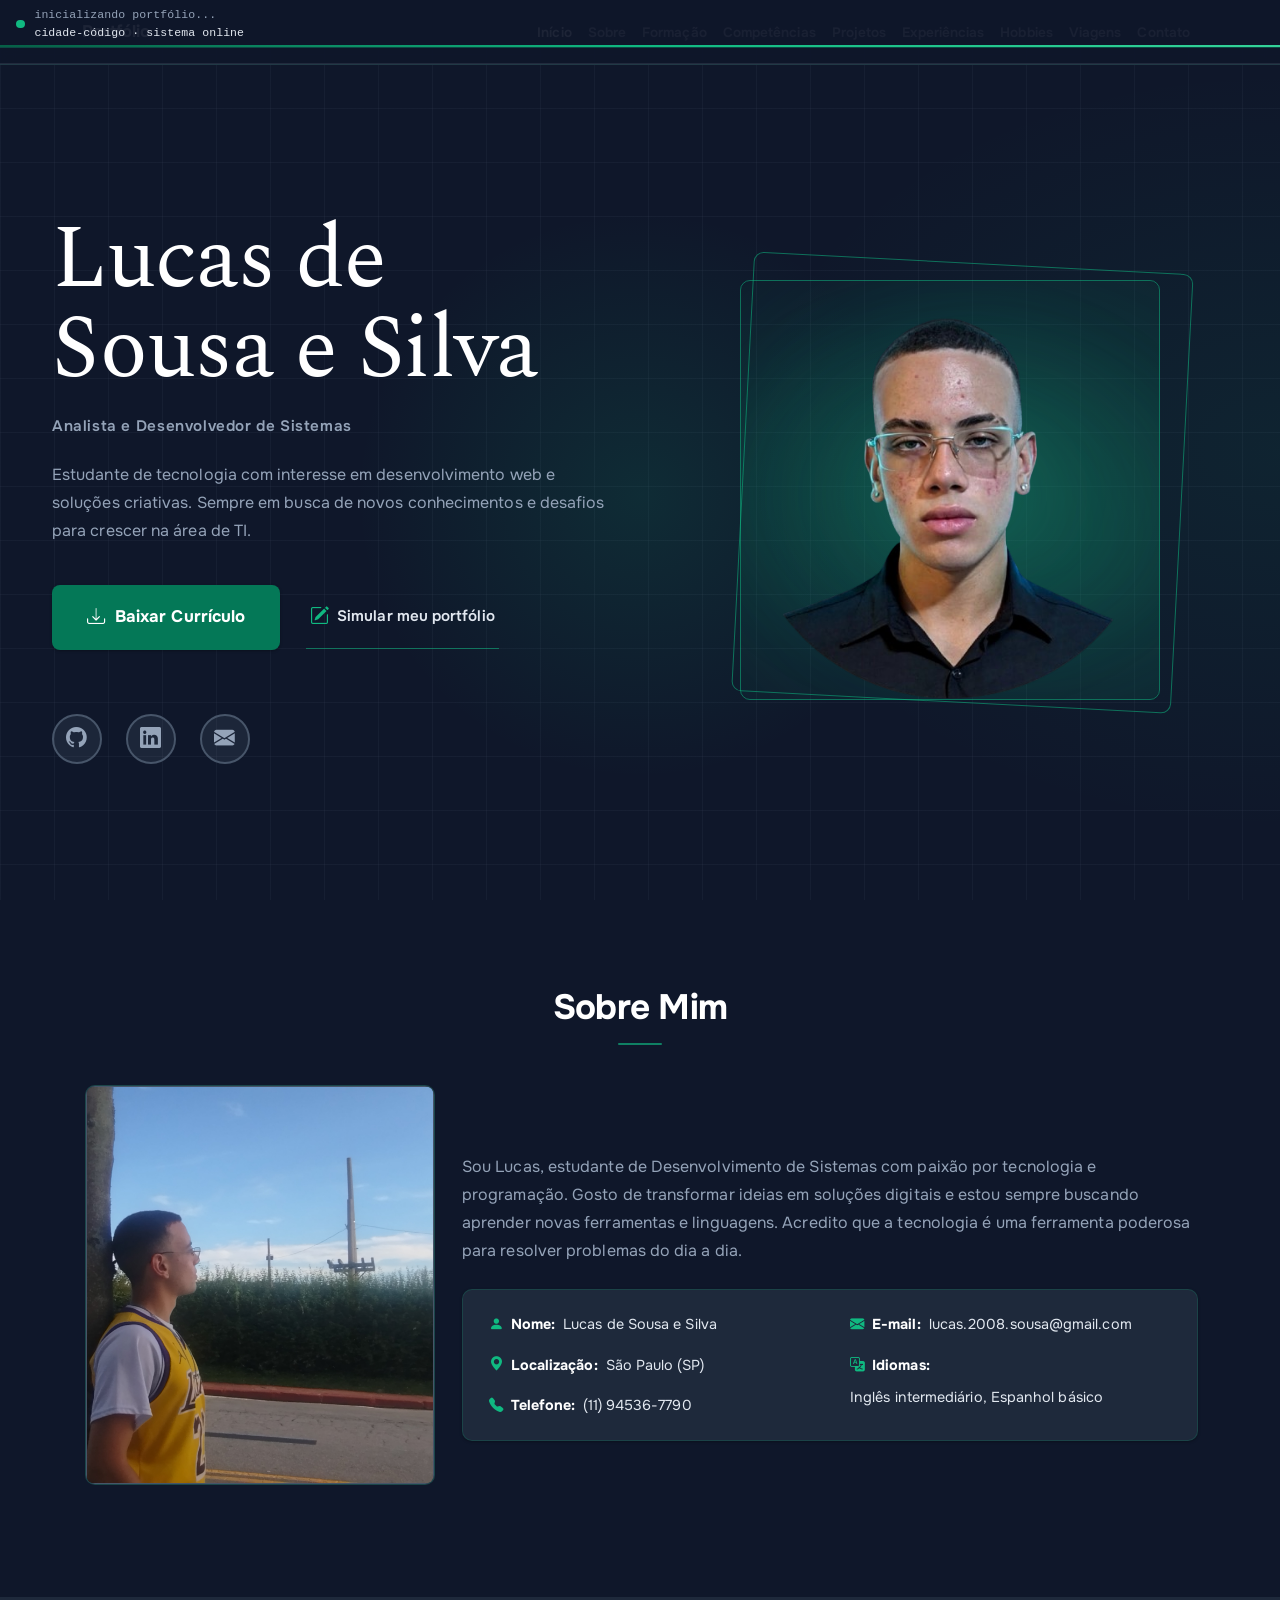
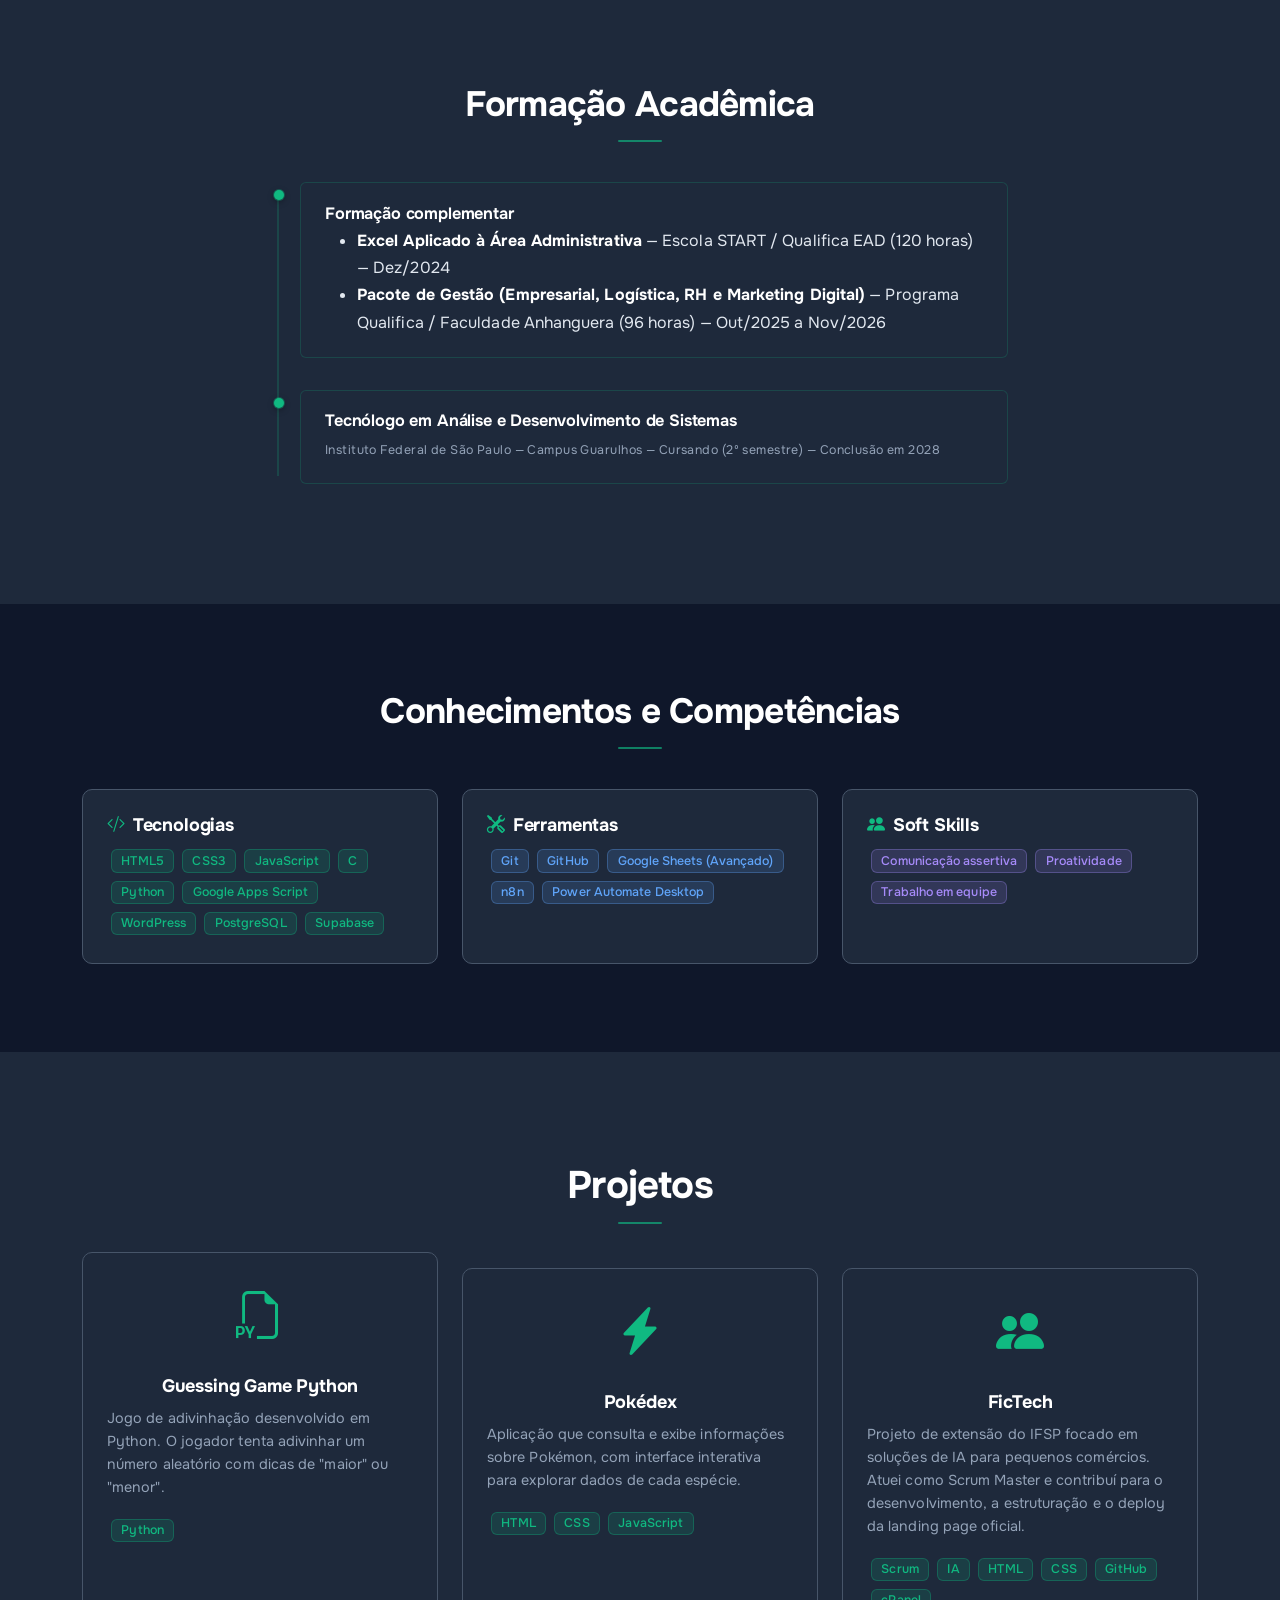
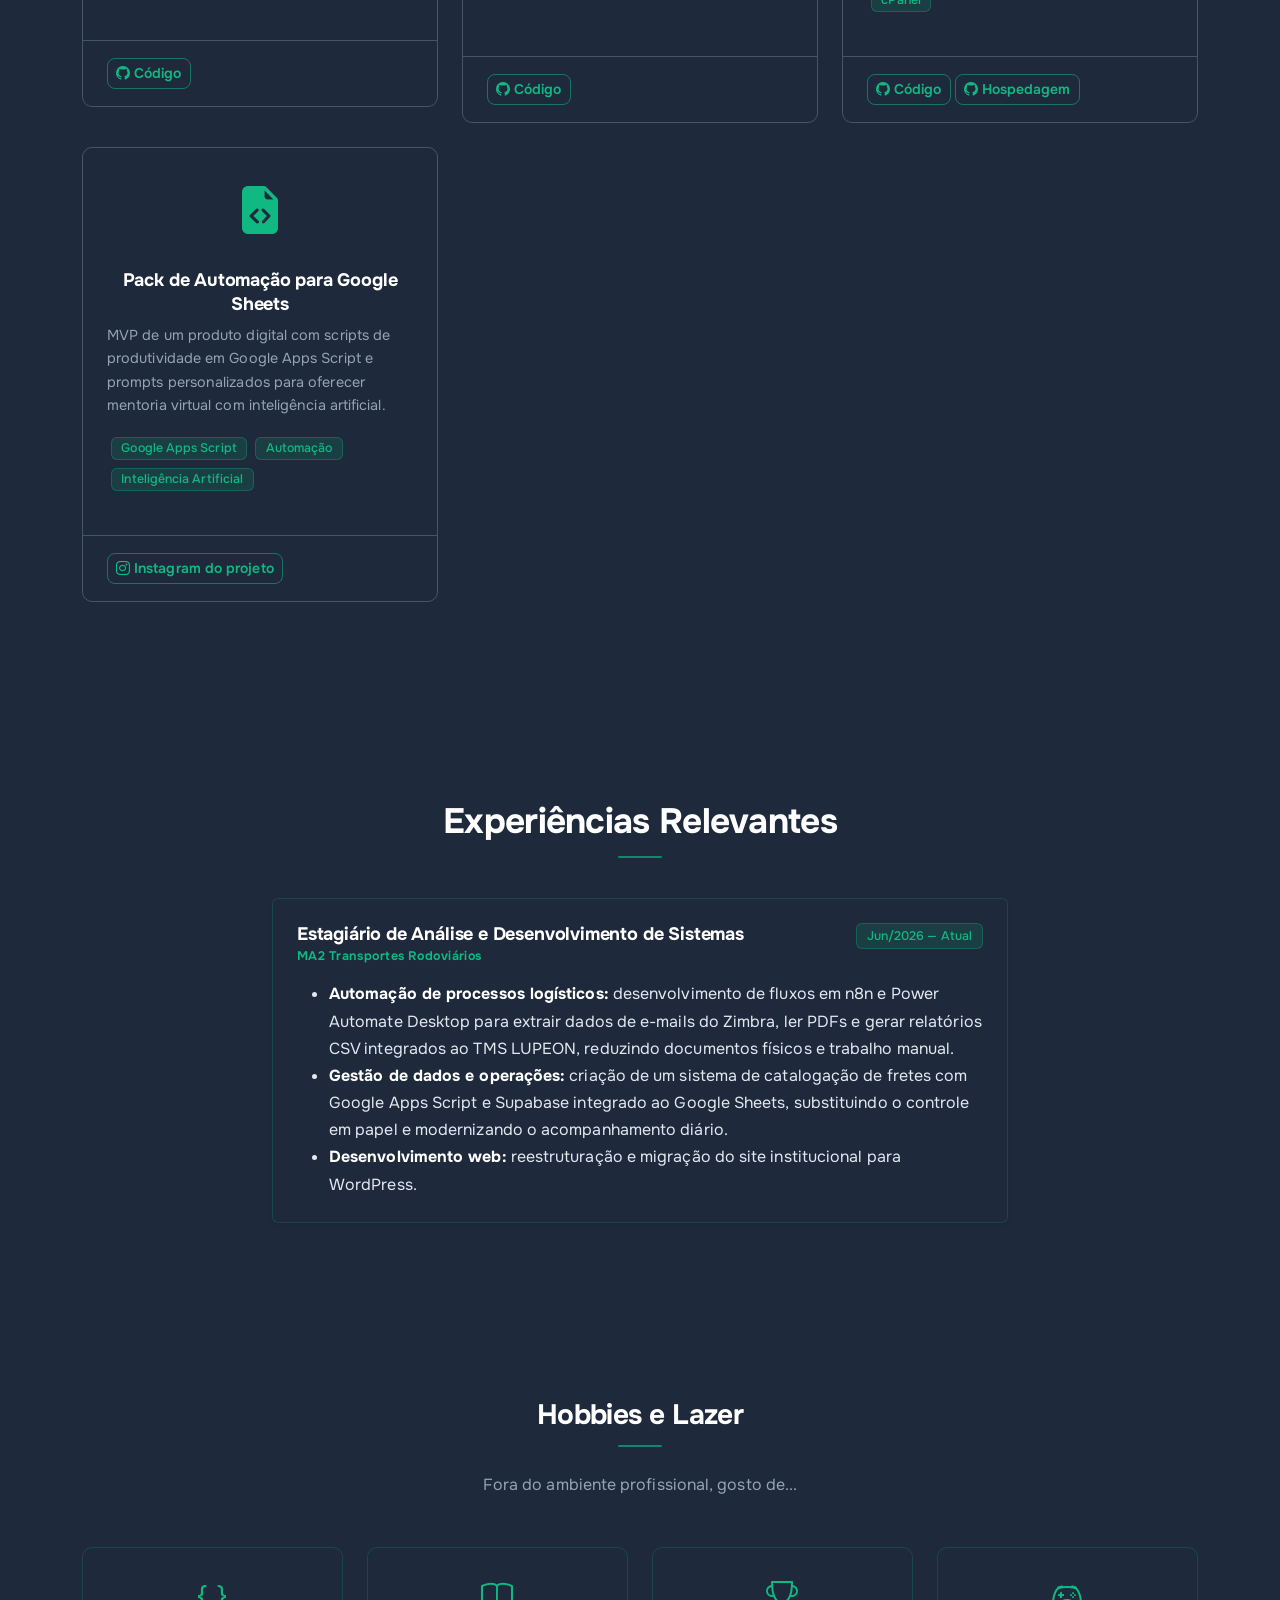
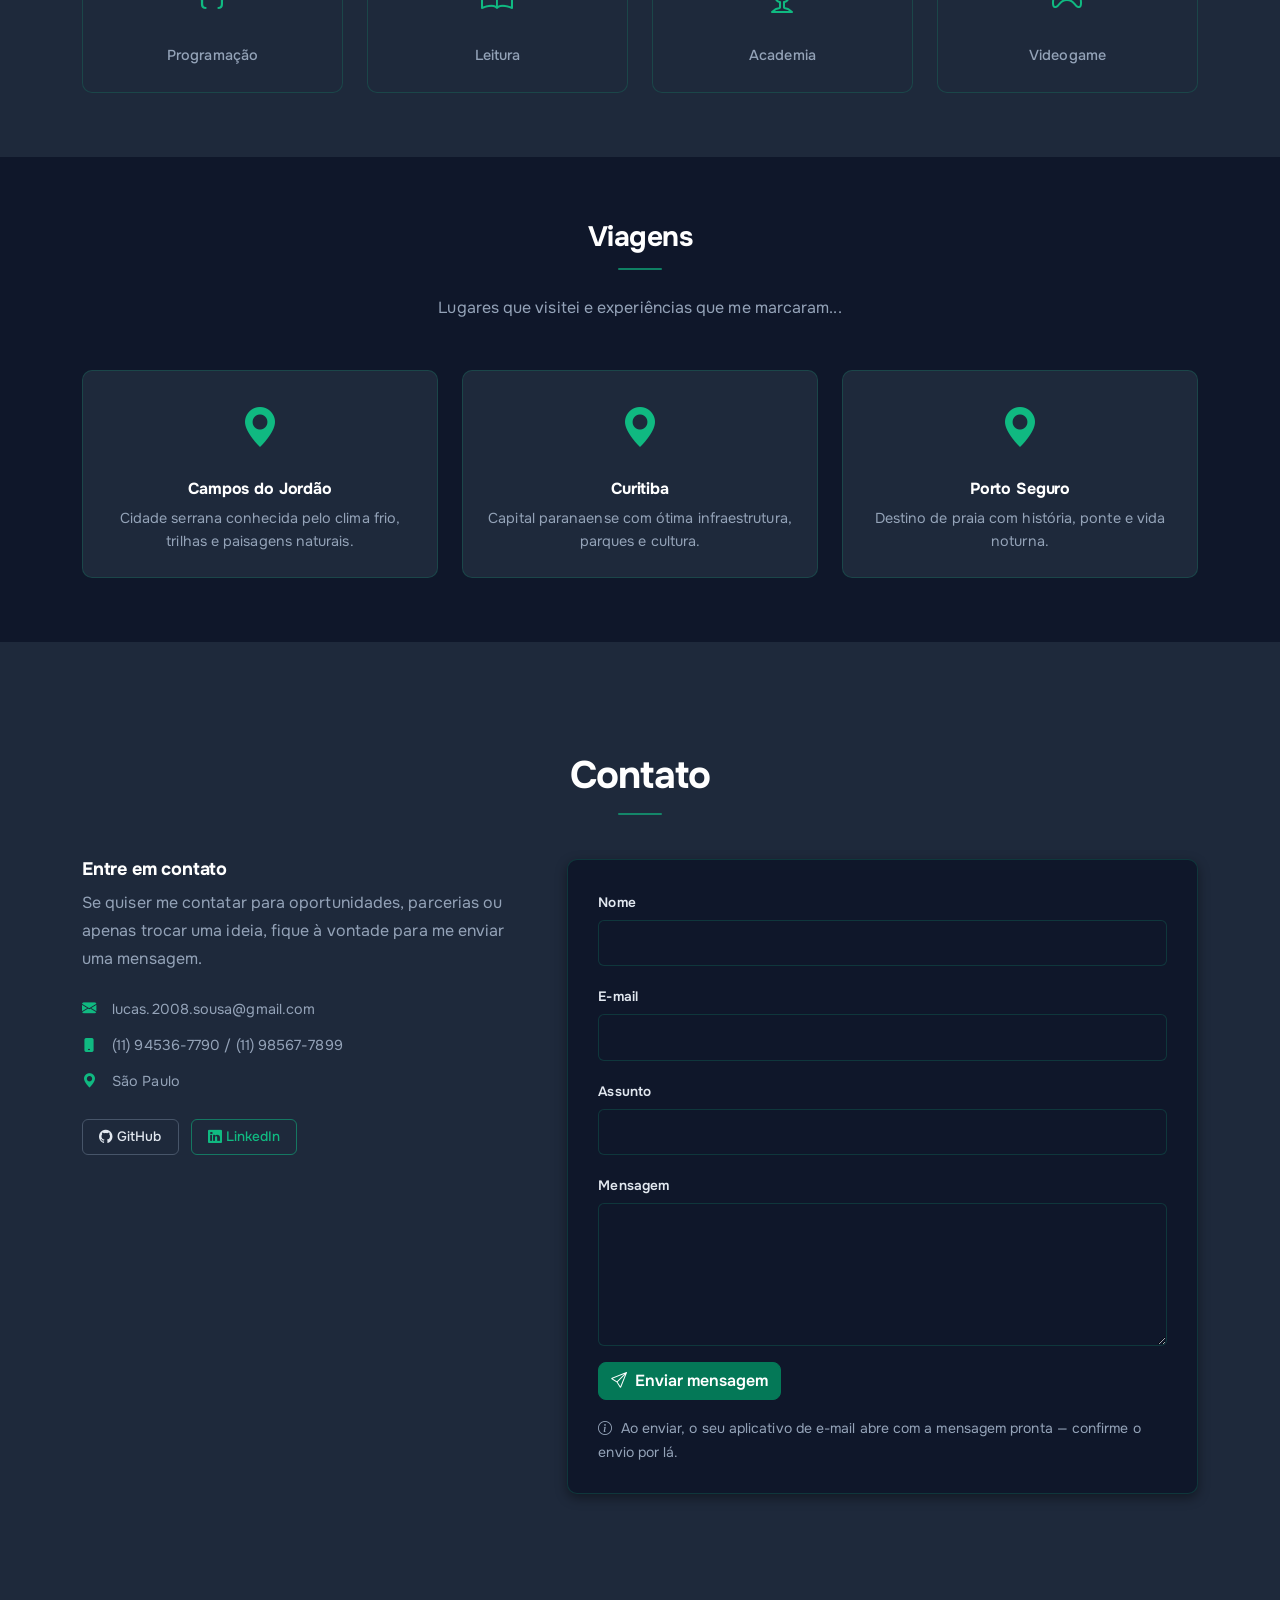
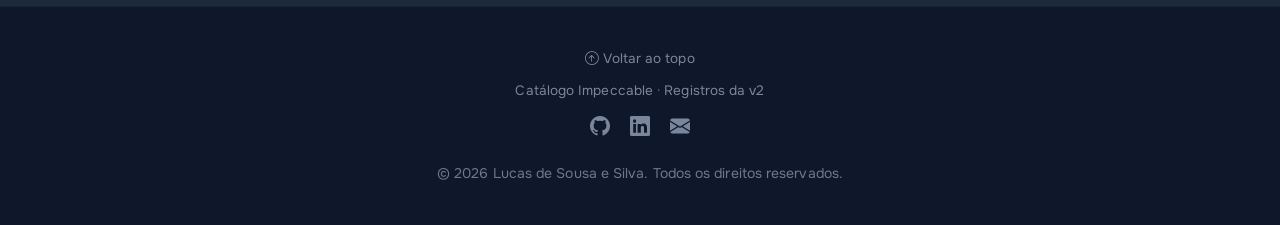
<file: index.html>
<!DOCTYPE html>
<html lang="pt-BR">
<head>
    <meta charset="UTF-8">
    <meta name="viewport" content="width=device-width, initial-scale=1.0">
    <meta name="description" content="Portfólio pessoal de Lucas de Sousa e Silva — Analista e Desenvolvedor de Sistemas. Projetos, formação, experiências e contato.">
    <title>Portfólio Pessoal — Lucas de Sousa e Silva</title>
    <link rel="icon" href="data:image/svg+xml,<svg xmlns='http://www.w3.org/2000/svg' viewBox='0 0 100 100'><text y='.9em' font-size='90'>&#128187;</text></svg>">
    <link rel="preconnect" href="https://fonts.googleapis.com">
    <link rel="preconnect" href="https://fonts.gstatic.com" crossorigin>
    <link href="https://fonts.googleapis.com/css2?family=Onest:wght@400..900&family=Spectral:ital,wght@0,400;1,400&display=swap" rel="stylesheet">
    <link href="https://cdn.jsdelivr.net/npm/bootstrap@5.3.2/dist/css/bootstrap.min.css" rel="stylesheet">
    <link href="https://cdn.jsdelivr.net/npm/bootstrap-icons@1.11.1/font/bootstrap-icons.css" rel="stylesheet">
    <link rel="stylesheet" href="css/style.css">
    <link rel="stylesheet" href="css/overdrive.css">
</head>
<body>

    <div id="odBoot" class="od-boot" role="presentation" aria-hidden="true">
        <div class="od-boot__inner">
            <span class="od-boot__dot" aria-hidden="true"></span>
            <div class="od-boot__body" id="odBootBody"></div>
        </div>
        <div class="od-boot__bar" aria-hidden="true"><span id="odBootBar"></span></div>
    </div>

    <a href="#main-content" class="skip-link">Pular para o conteúdo principal</a>

    <div id="demoModeFlag" class="demo-mode-flag d-none" role="note">
        <i class="bi bi-info-circle" aria-hidden="true"></i>
        <div class="demo-mode-flag-text">
            <strong>Modo demonstração</strong>
            <span>Você está vendo a versão com os seus dados, salva só neste navegador. O portfólio do Lucas continua publicado para os demais visitantes.</span>
        </div>
        <button type="button" class="demo-mode-flag-action" id="demoModeRestore">Ver original</button>
    </div>

    <div class="od-telemetry d-none d-lg-flex" id="odTelemetry" role="presentation" aria-hidden="true">
        <span class="od-telemetry__dot" aria-hidden="true"></span>
        <span id="odTelemetryText">Início · 0%</span>
    </div>

    <nav class="navbar navbar-expand-lg fixed-top" id="navbar" aria-label="Menu de navegação principal">
        <div class="od-progress" aria-hidden="true"><span id="odProgressBar"></span></div>
        <div class="container">
            <a class="navbar-brand" href="#home">Portfólio</a>
            <button class="navbar-toggler" type="button" data-bs-toggle="collapse" data-bs-target="#navMenu" aria-controls="navMenu" aria-expanded="false" aria-label="Abrir menu de navegação">
                <span class="navbar-toggler-icon"></span>
            </button>
            <div class="collapse navbar-collapse" id="navMenu">
                <ul class="navbar-nav ms-auto" role="list">
                    <li class="nav-item"><a class="nav-link" href="#home">Início</a></li>
                    <li class="nav-item"><a class="nav-link" href="#sobre">Sobre</a></li>
                    <li class="nav-item"><a class="nav-link" href="#formacao">Formação</a></li>
                    <li class="nav-item"><a class="nav-link" href="#competencias">Competências</a></li>
                    <li class="nav-item"><a class="nav-link" href="#projetos">Projetos</a></li>
                    <li class="nav-item"><a class="nav-link" href="#experiencias">Experiências</a></li>
                    <li class="nav-item"><a class="nav-link" href="#hobbies">Hobbies</a></li>
                    <li class="nav-item"><a class="nav-link" href="#viagens">Viagens</a></li>
                    <li class="nav-item"><a class="nav-link" href="#contato">Contato</a></li>
                </ul>
            </div>
        </div>
    </nav>

    <main id="main-content">

        <!-- HERO -->
        <section id="home" class="hero-section" aria-labelledby="home-title">
            <div class="container">
                <div class="hero-container" id="heroPlaceholder">
                    <!-- Coluna Esquerda: Conteúdo -->
                    <div class="hero-content">
                        <h1 id="home-title" class="hero-title">Lucas de Sousa e Silva</h1>
                        <p class="hero-subtitle">Analista e Desenvolvedor de Sistemas</p>
                        <p class="hero-description">
                            Estudante de tecnologia com interesse em desenvolvimento web e soluções criativas.
                            Sempre em busca de novos conhecimentos e desafios para crescer na área de TI.
                        </p>
                        
                        <!-- Botões CTA -->
                        <div class="hero-buttons">
                            <a href="assets/curriculo-lucas.pdf" download class="btn-primary-cta">
                                <i class="bi bi-download" aria-hidden="true"></i> Baixar Currículo
                            </a>
                            <a href="interatividade.html" class="btn-secondary-cta">
                                <i class="bi bi-pencil-square" aria-hidden="true"></i> Simular meu portfólio
                            </a>
                        </div>
                        
                        <!-- Links de Redes Sociais -->
                        <div class="hero-social">
                            <a href="https://github.com/sousa2008" class="social-link" target="_blank" rel="noopener noreferrer" aria-label="GitHub">
                                <i class="bi bi-github" aria-hidden="true"></i>
                            </a>
                            <a href="https://www.linkedin.com/in/lucas-s-5baa96330/" class="social-link" target="_blank" rel="noopener noreferrer" aria-label="LinkedIn">
                                <i class="bi bi-linkedin" aria-hidden="true"></i>
                            </a>
                            <a href="mailto:lucas.2008.sousa@gmail.com" class="social-link" aria-label="Enviar e-mail">
                                <i class="bi bi-envelope-fill" aria-hidden="true"></i>
                            </a>
                        </div>
                    </div>
                    
                    <!-- Coluna Direita: Foto -->
                    <div class="hero-image">
                        <div class="img-placeholder foto-perfil-placeholder">
                            <img src="assets/nova-foto-sem-background.png" alt="Foto de perfil de Lucas de Sousa e Silva" class="foto-perfil" onerror="this.parentElement.classList.add('no-image')">
<span class="img-fallback">Sem imagem selecionada</span>
                        </div>
                        <div class="od-rip" aria-hidden="true"></div>
                    </div>
                </div>
            </div>
        <div class="od-hero-lamp" aria-hidden="true"></div>
    </section>

        <!-- SOBRE MIM -->
        <section id="sobre" class="section-padding section-dark" aria-labelledby="sobre-title">
            <div class="container">
                <h2 id="sobre-title" class="section-title text-center mx-auto d-block">Sobre Mim</h2>
                <div class="row align-items-center">
                    <div class="col-lg-4 text-center mb-4">
                        <div class="img-placeholder img-sobre-placeholder mx-auto">
                            <img src="assets/IMG_20251211_173609.jpg" alt="Foto pessoal de Lucas de Sousa e Silva" class="img-fluid rounded" id="sobreFoto" loading="lazy" decoding="async" onerror="this.parentElement.classList.add('no-image')">
                            <span class="img-fallback">Sem imagem selecionada</span>
                        </div>
                    </div>
                    <div class="col-lg-8">
                        <p id="sobreTexto">
                            Sou Lucas, estudante de Desenvolvimento de Sistemas com paixão por tecnologia e programação.
                            Gosto de transformar ideias em soluções digitais e estou sempre buscando aprender novas
                            ferramentas e linguagens. Acredito que a tecnologia é uma ferramenta poderosa para
                            resolver problemas do dia a dia.
                        </p>
                        <div class="about-data-panel mt-4">
                            <div class="row">
                                <div class="col-sm-6">
                                    <ul class="list-unstyled mb-0" id="sobreDados1">
                                        <li class="mb-3"><i class="bi bi-person-fill text-accent" aria-hidden="true"></i><strong>Nome:</strong> Lucas de Sousa e Silva</li>
                                        <li class="mb-3"><i class="bi bi-geo-alt-fill text-accent" aria-hidden="true"></i><strong>Localização:</strong> São Paulo (SP)</li>
                                        <li class="mb-0"><i class="bi bi-telephone-fill text-accent" aria-hidden="true"></i><strong>Telefone:</strong> (11) 94536-7790</li>
                                    </ul>
                                </div>
                                <div class="col-sm-6">
                                    <ul class="list-unstyled mb-0" id="sobreDados2">
                                        <li class="mb-3"><i class="bi bi-envelope-fill text-accent" aria-hidden="true"></i><strong>E-mail:</strong> lucas.2008.sousa@gmail.com</li>
                                        <li class="mb-0"><i class="bi bi-translate text-accent" aria-hidden="true"></i><strong>Idiomas:</strong> Inglês intermediário, Espanhol básico</li>
                                    </ul>
                                </div>
                            </div>
                        </div>
                    </div>
                </div>
            </div>
        </section>

        <!-- FORMAÇÃO -->
        <section id="formacao" class="section-padding section-light" aria-labelledby="formacao-title">
            <div class="container">
                <h2 id="formacao-title" class="section-title text-center mx-auto d-block">Formação Acadêmica</h2>
                <div class="row justify-content-center">
                    <div class="col-lg-8">
                        <div class="timeline" id="formacaoTimeline">
                            <div class="timeline-item">
                                <div class="timeline-dot"></div>
                                <div class="timeline-content">
                                    <h3>Formação complementar</h3>
                                    <ul class="mb-0">
                                        <li><strong>Excel Aplicado à Área Administrativa</strong> — Escola START / Qualifica EAD (120 horas) — Dez/2024</li>
                                        <li><strong>Pacote de Gestão (Empresarial, Logística, RH e Marketing Digital)</strong> — Programa Qualifica / Faculdade Anhanguera (96 horas) — Out/2025 a Nov/2026</li>
                                    </ul>
                                </div>
                            </div>
                            <div class="timeline-item">
                                <div class="timeline-dot"></div>
                                <div class="timeline-content">
                                    <h3>Tecnólogo em Análise e Desenvolvimento de Sistemas</h3>
                                    <span class="text-soft">Instituto Federal de São Paulo — Campus Guarulhos — Cursando (2º semestre) — Conclusão em 2028</span>
                                </div>
                            </div>
                        </div>
                    </div>
                </div>
            </div>
        </section>

        <!-- COMPETÊNCIAS -->
        <section id="competencias" class="section-padding section-dark" aria-labelledby="competencias-title">
            <div class="container">
                <h2 id="competencias-title" class="section-title text-center mx-auto d-block">Conhecimentos e Competências</h2>
                <div class="row g-4" id="competenciasCards">
                    <div class="col-md-6 col-lg-4">
                        <div class="card h-100">
                            <div class="card-body">
                                <h3 class="card-title"><i class="bi bi-code-slash me-2 text-accent" aria-hidden="true"></i>Tecnologias</h3>
                                <div class="skill-tags" id="tagLinguagens">
                                    <span class="badge badge-accent m-1">HTML5</span>
                                    <span class="badge badge-accent m-1">CSS3</span>
                                    <span class="badge badge-accent m-1">JavaScript</span>
                                    <span class="badge badge-accent m-1">C</span>
                                    <span class="badge badge-accent m-1">Python</span>
                                    <span class="badge badge-accent m-1">Google Apps Script</span>
                                    <span class="badge badge-accent m-1">WordPress</span>
                                    <span class="badge badge-accent m-1">PostgreSQL</span>
                                    <span class="badge badge-accent m-1">Supabase</span>
                                </div>
                            </div>
                        </div>
                    </div>
                    <div class="col-md-6 col-lg-4">
                        <div class="card h-100">
                            <div class="card-body">
                                <h3 class="card-title"><i class="bi bi-tools me-2 text-accent" aria-hidden="true"></i>Ferramentas</h3>
                                <div class="skill-tags" id="tagFerramentas">
                                    <span class="badge badge-info m-1">Git</span>
                                    <span class="badge badge-info m-1">GitHub</span>
                                    <span class="badge badge-info m-1">Google Sheets (Avançado)</span>
                                    <span class="badge badge-info m-1">n8n</span>
                                    <span class="badge badge-info m-1">Power Automate Desktop</span>
                                </div>
                            </div>
                        </div>
                    </div>
                    <div class="col-md-6 col-lg-4">
                        <div class="card h-100">
                            <div class="card-body">
                                <h3 class="card-title"><i class="bi bi-people-fill me-2 text-accent" aria-hidden="true"></i>Soft Skills</h3>
                                <div class="skill-tags" id="tagSoftSkills">
                                    <span class="badge badge-tertiary m-1">Comunicação assertiva</span>
                                    <span class="badge badge-tertiary m-1">Proatividade</span>
                                    <span class="badge badge-tertiary m-1">Trabalho em equipe</span>
                                </div>
                            </div>
                        </div>
                    </div>
                </div>
            </div>
        </section>

        <!-- PROJETOS -->
        <section id="projetos" class="section-padding section-light" aria-labelledby="projetos-title">
            <div class="container">
                <h2 id="projetos-title" class="section-title text-center mx-auto d-block">Projetos</h2>
                <div class="row g-4" id="projetosGrid">
                    <div class="col-md-6 col-lg-4">
                        <div class="card h-100 project-card">
                            <div class="card-body">
                                <div class="text-center mb-3">
                                    <i class="bi bi-filetype-py project-icon" aria-hidden="true"></i>
                                </div>
                                <h3 class="card-title text-center">Guessing Game Python</h3>
                                <p class="card-text">Jogo de adivinhação desenvolvido em Python. O jogador tenta adivinhar um número aleatório com dicas de "maior" ou "menor".</p>
                                <div class="skill-tags mb-3 text-center">
                                    <span class="badge badge-accent m-1">Python</span>
                                </div>
                            </div>
                            <div class="card-footer">
                                <a href="https://github.com/sousa2008/guessing-game-python" class="btn btn-sm btn-outline-primary" target="_blank" rel="noopener noreferrer"><i class="bi bi-github me-1" aria-hidden="true"></i>Código</a>
                            </div>
                        </div>
                    </div>
                    <div class="col-md-6 col-lg-4">
                        <div class="card h-100 project-card">
                            <div class="card-body">
                                <div class="text-center mb-3">
                                    <i class="bi bi-lightning-charge-fill project-icon" aria-hidden="true"></i>
                                </div>
                                <h3 class="card-title text-center">Pokédex</h3>
                                <p class="card-text">Aplicação que consulta e exibe informações sobre Pokémon, com interface interativa para explorar dados de cada espécie.</p>
                                <div class="skill-tags mb-3 text-center">
                                    <span class="badge badge-accent m-1">HTML</span>
                                    <span class="badge badge-accent m-1">CSS</span>
                                    <span class="badge badge-accent m-1">JavaScript</span>
                                </div>
                            </div>
                            <div class="card-footer">
                                <a href="https://github.com/sousa2008/Pok-dex" class="btn btn-sm btn-outline-primary" target="_blank" rel="noopener noreferrer"><i class="bi bi-github me-1" aria-hidden="true"></i>Código</a>
                            </div>
                        </div>
                    </div>
                    <div class="col-md-6 col-lg-4">
                        <div class="card h-100 project-card">
                            <div class="card-body">
                                <div class="text-center mb-3">
                                    <i class="bi bi-people-fill project-icon" aria-hidden="true"></i>
                                </div>
                                <h3 class="card-title text-center">FicTech</h3>
                                <p class="card-text">Projeto de extensão do IFSP focado em soluções de IA para pequenos comércios. Atuei como Scrum Master e contribuí para o desenvolvimento, a estruturação e o deploy da landing page oficial.</p>
                                <div class="skill-tags mb-3 text-center">
                                    <span class="badge badge-accent m-1">Scrum</span>
                                    <span class="badge badge-accent m-1">IA</span>
                                    <span class="badge badge-accent m-1">HTML</span>
                                    <span class="badge badge-accent m-1">CSS</span>
                                    <span class="badge badge-accent m-1">GitHub</span>
                                    <span class="badge badge-accent m-1">cPanel</span>
                                </div>
                            </div>
                            <div class="card-footer">
                                <a href="https://github.com/sousa2008/FicTech" class="btn btn-sm btn-outline-primary" target="_blank" rel="noopener noreferrer"><i class="bi bi-github me-1" aria-hidden="true"></i>Código</a>
                                <a href="https://fictech.simplifica.gru.br/" class="btn btn-sm btn-outline-primary" target="_blank" rel="noopener noreferrer"><i class="bi bi-github me-1" aria-hidden="true"></i>Hospedagem</a>

                            </div>
                        </div>
                    </div>
                    <div class="col-md-6 col-lg-4">
                        <div class="card h-100 project-card">
                            <div class="card-body">
                                <div class="text-center mb-3">
                                    <i class="bi bi-file-earmark-code-fill project-icon" aria-hidden="true"></i>
                                </div>
                                <h3 class="card-title text-center">Pack de Automação para Google Sheets</h3>
                                <p class="card-text">MVP de um produto digital com scripts de produtividade em Google Apps Script e prompts personalizados para oferecer mentoria virtual com inteligência artificial.</p>
                                <div class="skill-tags mb-3 text-center">
                                    <span class="badge badge-accent m-1">Google Apps Script</span>
                                    <span class="badge badge-accent m-1">Automação</span>
                                    <span class="badge badge-accent m-1">Inteligência Artificial</span>
                                </div>
                            </div>
                            <div class="card-footer">
                                <a href="https://kiwify.app/UOqMTUC" class="btn btn-sm btn-outline-primary" target="_blank" rel="noopener noreferrer"><i class="bi bi-instagram me-1" aria-hidden="true"></i>Instagram do projeto</a>
                            </div>
                        </div>
                    </div>
                </div>
            </div>
        </section>

        <!-- EXPERIÊNCIAS -->
        <section id="experiencias" class="section-padding section-light" aria-labelledby="experiencias-title">
            <div class="container">
                <h2 id="experiencias-title" class="section-title text-center mx-auto d-block">Experiências Relevantes</h2>
                <div class="row justify-content-center">
                    <div class="col-lg-8" id="experienciasLista">
                        <div class="experience-item mb-4 rounded shadow-sm">
                            <div class="d-flex justify-content-between align-items-start flex-wrap">
                                <div>
                                    <h3>Estagiário de Análise e Desenvolvimento de Sistemas</h3>
                                    <h4 class="text-accent">MA2 Transportes Rodoviários</h4>
                                </div>
                                <span class="badge badge-accent">Jun/2026 — Atual</span>
                            </div>
                            <ul class="mt-3 mb-0">
                                <li><strong>Automação de processos logísticos:</strong> desenvolvimento de fluxos em n8n e Power Automate Desktop para extrair dados de e-mails do Zimbra, ler PDFs e gerar relatórios CSV integrados ao TMS LUPEON, reduzindo documentos físicos e trabalho manual.</li>
                                <li><strong>Gestão de dados e operações:</strong> criação de um sistema de catalogação de fretes com Google Apps Script e Supabase integrado ao Google Sheets, substituindo o controle em papel e modernizando o acompanhamento diário.</li>
                                <li><strong>Desenvolvimento web:</strong> reestruturação e migração do site institucional para WordPress.</li>
                            </ul>
                        </div>
                    </div>
                </div>
            </div>
        </section>

        <!-- HOBBIES -->
        <section id="hobbies" class="section-padding section-light" aria-labelledby="hobbies-title">
            <div class="container">
                <h2 id="hobbies-title" class="section-title text-center mx-auto d-block">Hobbies e Lazer</h2>
                <p class="text-center mb-5 section-intro" id="hobbiesIntro">Fora do ambiente profissional, gosto de...</p>
                <div class="row g-4 justify-content-center" id="hobbiesGrid">
                    <div class="col-6 col-md-3 text-center">
                        <div class="hobby-item h-100">
                            <i class="bi bi-braces hobby-icon" aria-hidden="true"></i>
                            <p class="mt-3">Programação</p>
                        </div>
                    </div>
                    <div class="col-6 col-md-3 text-center">
                        <div class="hobby-item h-100">
                            <i class="bi bi-book hobby-icon" aria-hidden="true"></i>
                            <p class="mt-3">Leitura</p>
                        </div>
                    </div>
                    <div class="col-6 col-md-3 text-center">
                        <div class="hobby-item h-100">
                            <i class="bi bi-trophy hobby-icon" aria-hidden="true"></i>
                            <p class="mt-3">Academia</p>
                        </div>
                    </div>
                    <div class="col-6 col-md-3 text-center">
                        <div class="hobby-item h-100">
                            <i class="bi bi-controller hobby-icon" aria-hidden="true"></i>
                            <p class="mt-3">Videogame</p>
                        </div>
                    </div>
                </div>
            </div>
        </section>

        <!-- VIAGENS -->
        <section id="viagens" class="section-padding section-dark" aria-labelledby="viagens-title">
            <div class="container">
                <h2 id="viagens-title" class="section-title text-center mx-auto d-block">Viagens</h2>
                <p class="text-center mb-5 section-intro" id="viagensIntro">Lugares que visitei e experiências que me marcaram...</p>
                <div class="row g-4" id="viagensGrid">
                    <div class="col-md-4">
                        <div class="card h-100">
                            <div class="card-body text-center">
                                <i class="bi bi-geo-alt-fill place-icon" aria-hidden="true"></i>
                                <h3 class="card-title mt-3">Campos do Jordão</h3>
                                <p class="card-text">Cidade serrana conhecida pelo clima frio, trilhas e paisagens naturais.</p>
                            </div>
                        </div>
                    </div>
                    <div class="col-md-4">
                        <div class="card h-100">
                            <div class="card-body text-center">
                                <i class="bi bi-geo-alt-fill place-icon" aria-hidden="true"></i>
                                <h3 class="card-title mt-3">Curitiba</h3>
                                <p class="card-text">Capital paranaense com ótima infraestrutura, parques e cultura.</p>
                            </div>
                        </div>
                    </div>
                    <div class="col-md-4">
                        <div class="card h-100">
                            <div class="card-body text-center">
                                <i class="bi bi-geo-alt-fill place-icon" aria-hidden="true"></i>
                                <h3 class="card-title mt-3">Porto Seguro</h3>
                                <p class="card-text">Destino de praia com história, ponte e vida noturna.</p>
                            </div>
                        </div>
                    </div>
                </div>
            </div>
        </section>

        <!-- CONTATO -->
        <section id="contato" class="section-padding section-light" aria-labelledby="contato-title">
            <div class="container">
                <h2 id="contato-title" class="section-title text-center mx-auto d-block">Contato</h2>
                <div class="row g-5">
                    <div class="col-lg-5">
                        <h3 class="contact-heading">Entre em contato</h3>
                        <p>
                            Se quiser me contatar para oportunidades, parcerias ou apenas trocar uma ideia,
                            fique à vontade para me enviar uma mensagem.
                        </p>
                        <div class="contact-info mt-4" id="contatoInfo">
                            <p><i class="bi bi-envelope-fill me-3" aria-hidden="true"></i><span id="contatoEmail">lucas.2008.sousa@gmail.com</span></p>
                            <p><i class="bi bi-phone-fill me-3" aria-hidden="true"></i><span id="contatoTelefone">(11) 94536-7790 / (11) 98567-7899</span></p>
                            <p><i class="bi bi-geo-alt-fill me-3" aria-hidden="true"></i><span id="contatoLocal">São Paulo</span></p>
                        </div>
                        <div class="contact-socials mt-4" id="contatoSocial">
                            <a href="https://github.com/sousa2008" class="btn btn-outline-dark btn-sm me-2" target="_blank" rel="noopener noreferrer"><i class="bi bi-github me-1" aria-hidden="true"></i>GitHub</a>
                            <a href="https://www.linkedin.com/in/lucas-s-5baa96330/" class="btn btn-outline-primary btn-sm me-2" target="_blank" rel="noopener noreferrer"><i class="bi bi-linkedin me-1" aria-hidden="true"></i>LinkedIn</a>
                        </div>
                    </div>
                    <div class="col-lg-7">
                        <form id="formContato" class="contato-form-card needs-validation" novalidate aria-label="Formulário de contato">
                            <div class="mb-3">
                                <label for="nomeContato" class="form-label">Nome</label>
                                <input type="text" class="form-control" id="nomeContato" required autocomplete="name" maxlength="200">
                            </div>
                            <div class="mb-3">
                                <label for="emailContato" class="form-label">E-mail</label>
                                <input type="email" class="form-control" id="emailContato" required autocomplete="email" inputmode="email" maxlength="254">
                            </div>
                            <div class="mb-3">
                                <label for="assuntoContato" class="form-label">Assunto</label>
                                <input type="text" class="form-control" id="assuntoContato" required maxlength="200">
                            </div>
                            <div class="mb-3">
                                <label for="mensagemContato" class="form-label">Mensagem</label>
                                <textarea class="form-control" id="mensagemContato" rows="5" required maxlength="2000"></textarea>
                            </div>
                            <button type="submit" class="btn btn-primary">
                                <i class="bi bi-send me-2" aria-hidden="true"></i>Enviar mensagem
                            </button>
                            <p class="small mt-3 mb-0">
                                <i class="bi bi-info-circle me-1" aria-hidden="true"></i>
                                Ao enviar, o seu aplicativo de e-mail abre com a mensagem pronta — confirme o envio por lá.
                            </p>
                        </form>
                    </div>
                </div>
            </div>
        </section>

    </main>

    <footer>
        <div class="container text-center">
            <p class="mb-2">
                <a href="#home" class="text-decoration-none">
                    <i class="bi bi-arrow-up-circle me-1" aria-hidden="true"></i>Voltar ao topo
                </a>
            </p>
            <p class="mb-2">
                <a href="catalogo.html" class="text-decoration-none">Catálogo Impeccable</a>
                <span aria-hidden="true">·</span>
                <a href="aplicacoes.html" class="text-decoration-none">Registros da v2</a>
            </p>
            <div class="mb-3" id="footerSocial">
                <a href="https://github.com/sousa2008" class="me-3" target="_blank" rel="noopener noreferrer" aria-label="GitHub"><i class="bi bi-github fs-5" aria-hidden="true"></i></a>
                <a href="https://www.linkedin.com/in/lucas-s-5baa96330/" class="me-3" target="_blank" rel="noopener noreferrer" aria-label="LinkedIn"><i class="bi bi-linkedin fs-5" aria-hidden="true"></i></a>
                <a href="mailto:lucas.2008.sousa@gmail.com" aria-label="Enviar e-mail"><i class="bi bi-envelope-fill fs-5" aria-hidden="true"></i></a>
            </div>
            <p class="small mb-0">
                &copy; 2026 <span id="footerNome">Lucas de Sousa e Silva</span>. Todos os direitos reservados.
            </p>
        </div>
    </footer>

    <script src="https://cdn.jsdelivr.net/npm/bootstrap@5.3.2/dist/js/bootstrap.bundle.min.js"></script>
    <script src="js/script.js"></script>
    <script src="js/overdrive.js"></script>
</body>
</html>
</file>
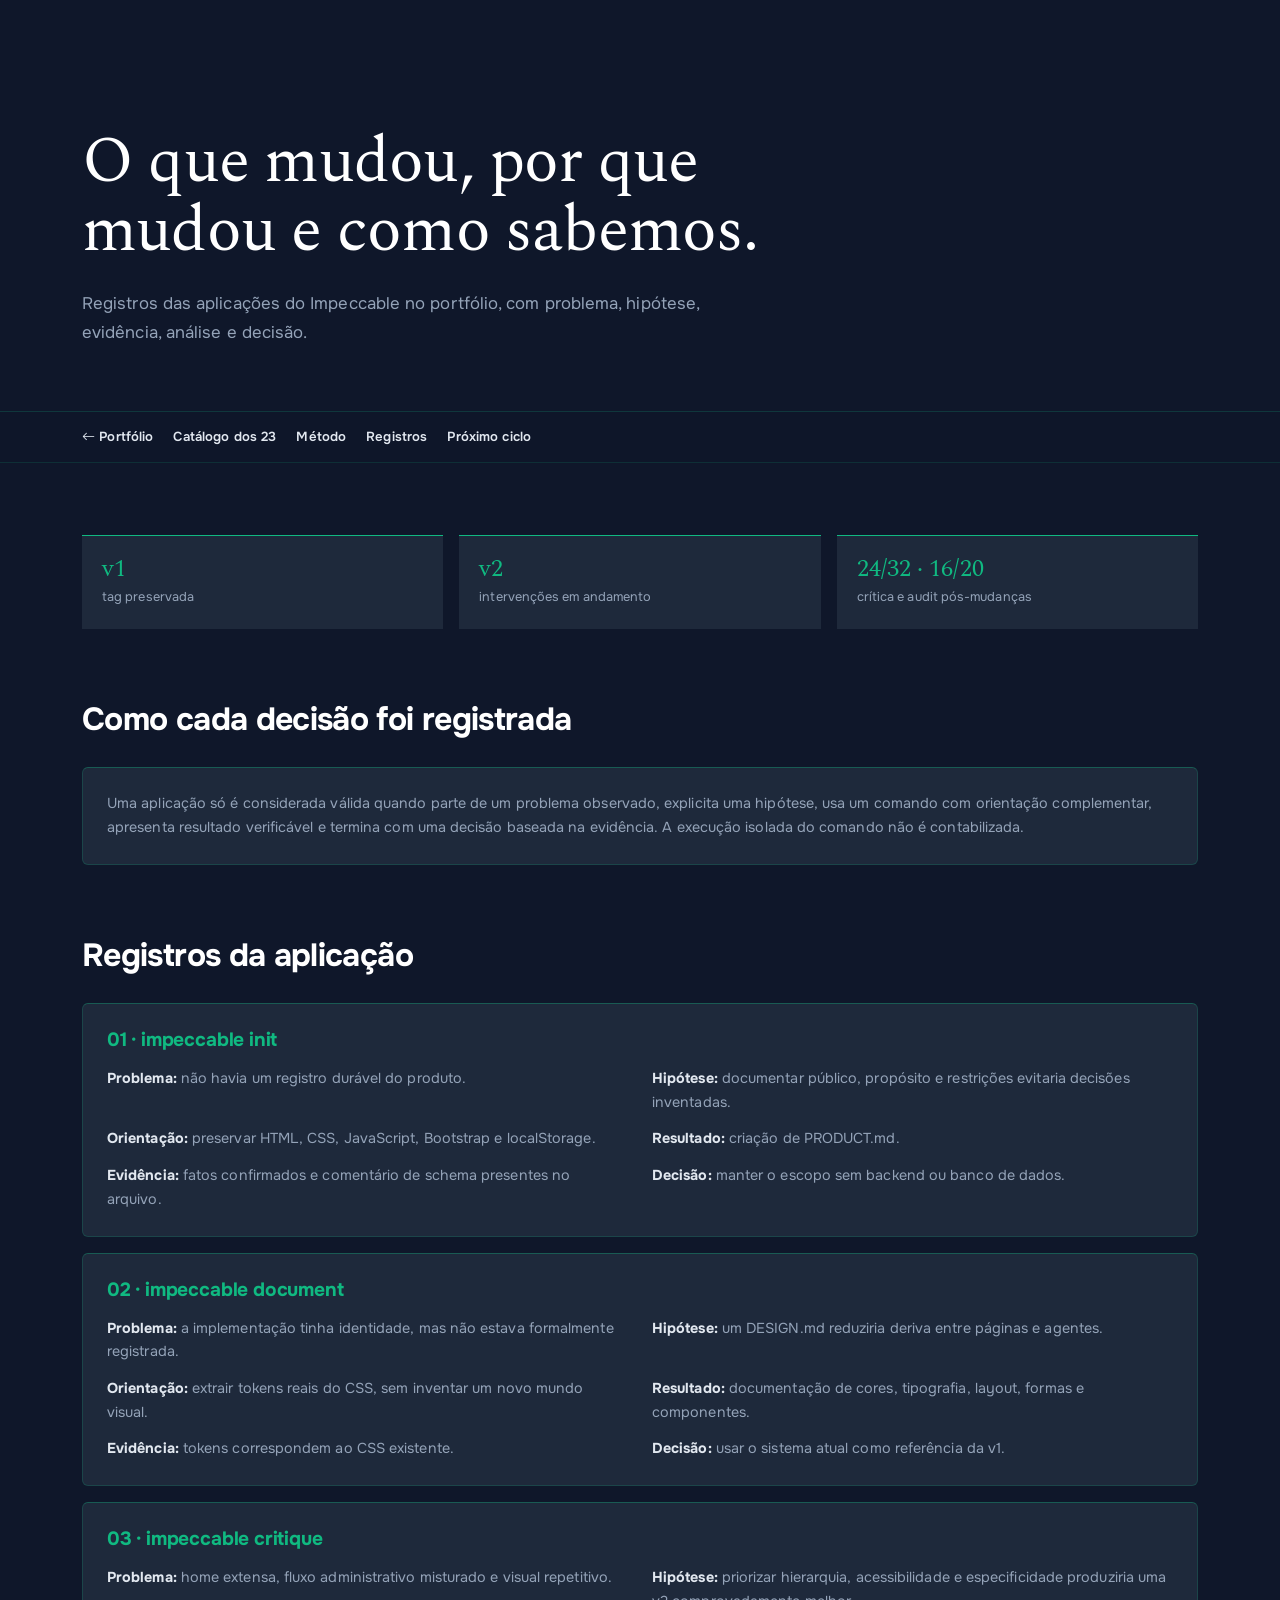
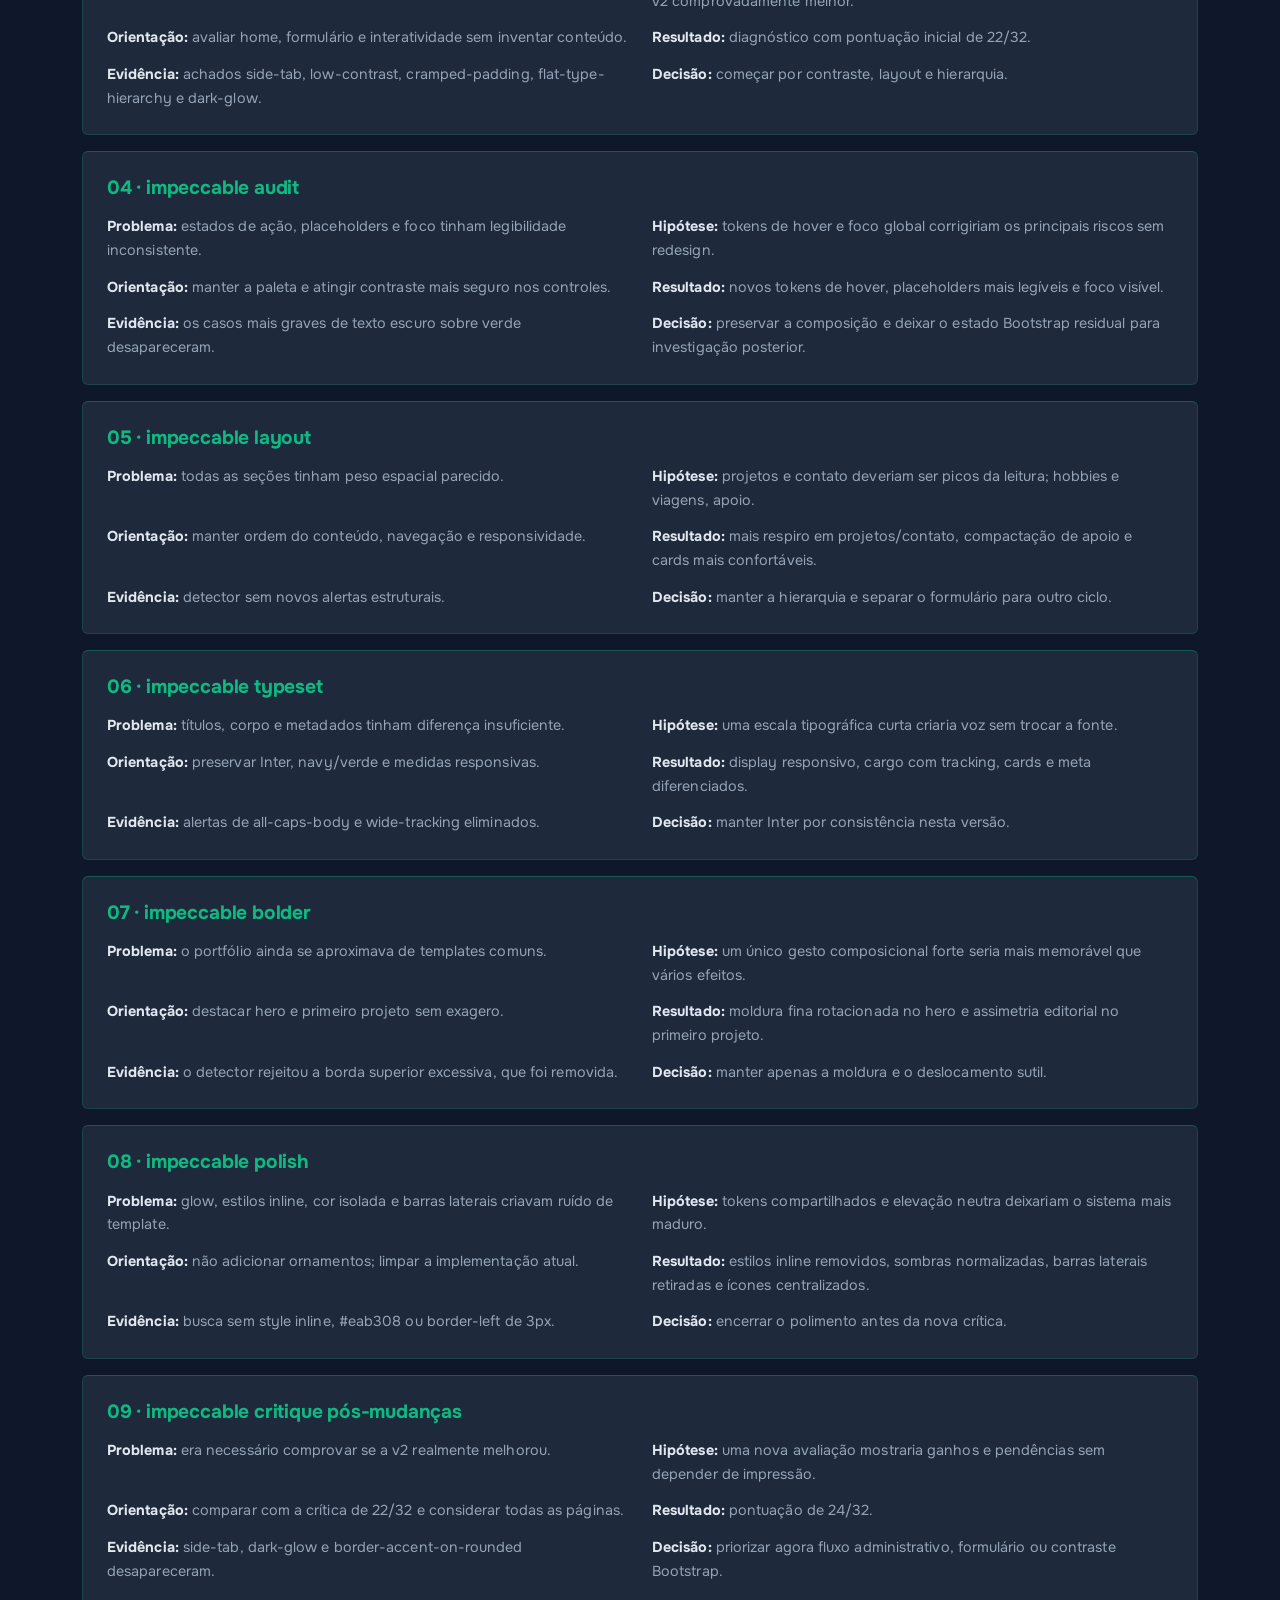
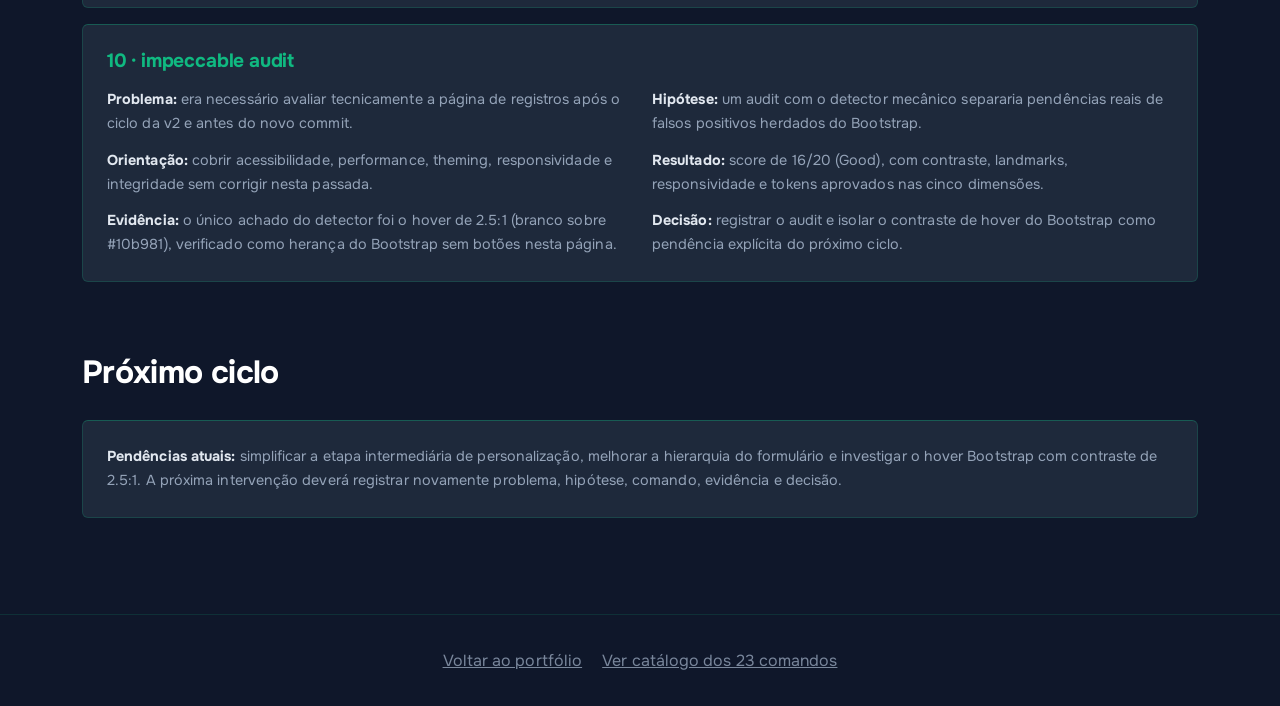
<file: aplicacoes.html>
<!DOCTYPE html>
<html lang="pt-BR">
<head>
    <meta charset="UTF-8">
    <meta name="viewport" content="width=device-width, initial-scale=1.0">
    <meta name="description" content="Registros da v2 do portfólio pessoal de Lucas de Sousa e Silva: problema, hipótese, evidência e decisão de cada aplicação do Impeccable.">
    <title>Registros da v2 — Portfólio de Lucas</title>
    <link rel="icon" href="data:image/svg+xml,<svg xmlns='http://www.w3.org/2000/svg' viewBox='0 0 100 100'><text y='.9em' font-size='90'>&#128187;</text></svg>">
    <link rel="preconnect" href="https://fonts.googleapis.com">
    <link rel="preconnect" href="https://fonts.gstatic.com" crossorigin>
    <link href="https://fonts.googleapis.com/css2?family=Onest:wght@400..900&family=Spectral:ital,wght@0,400;1,400&display=swap" rel="stylesheet">
    <link href="https://cdn.jsdelivr.net/npm/bootstrap@5.3.2/dist/css/bootstrap.min.css" rel="stylesheet">
    <link href="https://cdn.jsdelivr.net/npm/bootstrap-icons@1.11.1/font/bootstrap-icons.css" rel="stylesheet">
    <link rel="stylesheet" href="css/style.css">
</head>
<body class="documentation-page">
    <a href="#registros" class="skip-link">Pular para os registros</a>

    <header class="documentation-header">
        <div class="container">
            <h1>O que mudou, por que mudou e como sabemos.</h1>
            <p>Registros das aplicações do Impeccable no portfólio, com problema, hipótese, evidência, análise e decisão.</p>
        </div>
    </header>

    <nav class="documentation-nav" aria-label="Navegação da documentação">
        <div class="container">
            <a href="index.html"><i class="bi bi-arrow-left" aria-hidden="true"></i> Portfólio</a>
            <a href="catalogo.html">Catálogo dos 23</a>
            <a href="#metodo">Método</a>
            <a href="#registros">Registros</a>
            <a href="#proximos">Próximo ciclo</a>
        </div>
    </nav>

    <main id="registros" class="documentation-main">
        <div class="container">
            <div id="metodo" class="documentation-intro">
                <div class="documentation-stat"><strong>v1</strong><span>tag preservada</span></div>
                <div class="documentation-stat"><strong>v2</strong><span>intervenções em andamento</span></div>
                <div class="documentation-stat"><strong>24/32 · 16/20</strong><span>crítica e audit pós-mudanças</span></div>
            </div>

            <section class="documentation-section" aria-labelledby="metodo-title">
                <h2 id="metodo-title">Como cada decisão foi registrada</h2>
                <div class="application-entry">
                    <p>Uma aplicação só é considerada válida quando parte de um problema observado, explicita uma hipótese, usa um comando com orientação complementar, apresenta resultado verificável e termina com uma decisão baseada na evidência. A execução isolada do comando não é contabilizada.</p>
                </div>
            </section>

            <section class="documentation-section" aria-labelledby="registros-title">
                <h2 id="registros-title">Registros da aplicação</h2>
                <div class="application-list">
                    <article class="application-entry">
                        <h3>01 · impeccable init</h3>
                        <div class="application-meta">
                            <p><strong>Problema:</strong> não havia um registro durável do produto.</p>
                            <p><strong>Hipótese:</strong> documentar público, propósito e restrições evitaria decisões inventadas.</p>
                            <p><strong>Orientação:</strong> preservar HTML, CSS, JavaScript, Bootstrap e localStorage.</p>
                            <p><strong>Resultado:</strong> criação de PRODUCT.md.</p>
                            <p><strong>Evidência:</strong> fatos confirmados e comentário de schema presentes no arquivo.</p>
                            <p><strong>Decisão:</strong> manter o escopo sem backend ou banco de dados.</p>
                        </div>
                    </article>

                    <article class="application-entry">
                        <h3>02 · impeccable document</h3>
                        <div class="application-meta">
                            <p><strong>Problema:</strong> a implementação tinha identidade, mas não estava formalmente registrada.</p>
                            <p><strong>Hipótese:</strong> um DESIGN.md reduziria deriva entre páginas e agentes.</p>
                            <p><strong>Orientação:</strong> extrair tokens reais do CSS, sem inventar um novo mundo visual.</p>
                            <p><strong>Resultado:</strong> documentação de cores, tipografia, layout, formas e componentes.</p>
                            <p><strong>Evidência:</strong> tokens correspondem ao CSS existente.</p>
                            <p><strong>Decisão:</strong> usar o sistema atual como referência da v1.</p>
                        </div>
                    </article>

                    <article class="application-entry">
                        <h3>03 · impeccable critique</h3>
                        <div class="application-meta">
                            <p><strong>Problema:</strong> home extensa, fluxo administrativo misturado e visual repetitivo.</p>
                            <p><strong>Hipótese:</strong> priorizar hierarquia, acessibilidade e especificidade produziria uma v2 comprovadamente melhor.</p>
                            <p><strong>Orientação:</strong> avaliar home, formulário e interatividade sem inventar conteúdo.</p>
                            <p><strong>Resultado:</strong> diagnóstico com pontuação inicial de 22/32.</p>
                            <p><strong>Evidência:</strong> achados side-tab, low-contrast, cramped-padding, flat-type-hierarchy e dark-glow.</p>
                            <p><strong>Decisão:</strong> começar por contraste, layout e hierarquia.</p>
                        </div>
                    </article>

                    <article class="application-entry">
                        <h3>04 · impeccable audit</h3>
                        <div class="application-meta">
                            <p><strong>Problema:</strong> estados de ação, placeholders e foco tinham legibilidade inconsistente.</p>
                            <p><strong>Hipótese:</strong> tokens de hover e foco global corrigiriam os principais riscos sem redesign.</p>
                            <p><strong>Orientação:</strong> manter a paleta e atingir contraste mais seguro nos controles.</p>
                            <p><strong>Resultado:</strong> novos tokens de hover, placeholders mais legíveis e foco visível.</p>
                            <p><strong>Evidência:</strong> os casos mais graves de texto escuro sobre verde desapareceram.</p>
                            <p><strong>Decisão:</strong> preservar a composição e deixar o estado Bootstrap residual para investigação posterior.</p>
                        </div>
                    </article>

                    <article class="application-entry">
                        <h3>05 · impeccable layout</h3>
                        <div class="application-meta">
                            <p><strong>Problema:</strong> todas as seções tinham peso espacial parecido.</p>
                            <p><strong>Hipótese:</strong> projetos e contato deveriam ser picos da leitura; hobbies e viagens, apoio.</p>
                            <p><strong>Orientação:</strong> manter ordem do conteúdo, navegação e responsividade.</p>
                            <p><strong>Resultado:</strong> mais respiro em projetos/contato, compactação de apoio e cards mais confortáveis.</p>
                            <p><strong>Evidência:</strong> detector sem novos alertas estruturais.</p>
                            <p><strong>Decisão:</strong> manter a hierarquia e separar o formulário para outro ciclo.</p>
                        </div>
                    </article>

                    <article class="application-entry">
                        <h3>06 · impeccable typeset</h3>
                        <div class="application-meta">
                            <p><strong>Problema:</strong> títulos, corpo e metadados tinham diferença insuficiente.</p>
                            <p><strong>Hipótese:</strong> uma escala tipográfica curta criaria voz sem trocar a fonte.</p>
                            <p><strong>Orientação:</strong> preservar Inter, navy/verde e medidas responsivas.</p>
                            <p><strong>Resultado:</strong> display responsivo, cargo com tracking, cards e meta diferenciados.</p>
                            <p><strong>Evidência:</strong> alertas de all-caps-body e wide-tracking eliminados.</p>
                            <p><strong>Decisão:</strong> manter Inter por consistência nesta versão.</p>
                        </div>
                    </article>

                    <article class="application-entry">
                        <h3>07 · impeccable bolder</h3>
                        <div class="application-meta">
                            <p><strong>Problema:</strong> o portfólio ainda se aproximava de templates comuns.</p>
                            <p><strong>Hipótese:</strong> um único gesto composicional forte seria mais memorável que vários efeitos.</p>
                            <p><strong>Orientação:</strong> destacar hero e primeiro projeto sem exagero.</p>
                            <p><strong>Resultado:</strong> moldura fina rotacionada no hero e assimetria editorial no primeiro projeto.</p>
                            <p><strong>Evidência:</strong> o detector rejeitou a borda superior excessiva, que foi removida.</p>
                            <p><strong>Decisão:</strong> manter apenas a moldura e o deslocamento sutil.</p>
                        </div>
                    </article>

                    <article class="application-entry">
                        <h3>08 · impeccable polish</h3>
                        <div class="application-meta">
                            <p><strong>Problema:</strong> glow, estilos inline, cor isolada e barras laterais criavam ruído de template.</p>
                            <p><strong>Hipótese:</strong> tokens compartilhados e elevação neutra deixariam o sistema mais maduro.</p>
                            <p><strong>Orientação:</strong> não adicionar ornamentos; limpar a implementação atual.</p>
                            <p><strong>Resultado:</strong> estilos inline removidos, sombras normalizadas, barras laterais retiradas e ícones centralizados.</p>
                            <p><strong>Evidência:</strong> busca sem style inline, #eab308 ou border-left de 3px.</p>
                            <p><strong>Decisão:</strong> encerrar o polimento antes da nova crítica.</p>
                        </div>
                    </article>

                    <article class="application-entry">
                        <h3>09 · impeccable critique pós-mudanças</h3>
                        <div class="application-meta">
                            <p><strong>Problema:</strong> era necessário comprovar se a v2 realmente melhorou.</p>
                            <p><strong>Hipótese:</strong> uma nova avaliação mostraria ganhos e pendências sem depender de impressão.</p>
                            <p><strong>Orientação:</strong> comparar com a crítica de 22/32 e considerar todas as páginas.</p>
                            <p><strong>Resultado:</strong> pontuação de 24/32.</p>
                            <p><strong>Evidência:</strong> side-tab, dark-glow e border-accent-on-rounded desapareceram.</p>
                            <p><strong>Decisão:</strong> priorizar agora fluxo administrativo, formulário ou contraste Bootstrap.</p>
                        </div>
                    </article>

                    <article class="application-entry">
                        <h3>10 · impeccable audit</h3>
                        <div class="application-meta">
                            <p><strong>Problema:</strong> era necessário avaliar tecnicamente a página de registros após o ciclo da v2 e antes do novo commit.</p>
                            <p><strong>Hipótese:</strong> um audit com o detector mecânico separaria pendências reais de falsos positivos herdados do Bootstrap.</p>
                            <p><strong>Orientação:</strong> cobrir acessibilidade, performance, theming, responsividade e integridade sem corrigir nesta passada.</p>
                            <p><strong>Resultado:</strong> score de 16/20 (Good), com contraste, landmarks, responsividade e tokens aprovados nas cinco dimensões.</p>
                            <p><strong>Evidência:</strong> o único achado do detector foi o hover de 2.5:1 (branco sobre #10b981), verificado como herança do Bootstrap sem botões nesta página.</p>
                            <p><strong>Decisão:</strong> registrar o audit e isolar o contraste de hover do Bootstrap como pendência explícita do próximo ciclo.</p>
                        </div>
                    </article>
                </div>
            </section>

            <section id="proximos" class="documentation-section" aria-labelledby="proximos-title">
                <h2 id="proximos-title">Próximo ciclo</h2>
                <div class="application-entry">
                    <p><strong>Pendências atuais:</strong> simplificar a etapa intermediária de personalização, melhorar a hierarquia do formulário e investigar o hover Bootstrap com contraste de 2.5:1. A próxima intervenção deverá registrar novamente problema, hipótese, comando, evidência e decisão.</p>
                </div>
            </section>
        </div>
    </main>

    <footer class="documentation-footer">
        <div class="container">
            <a href="index.html">Voltar ao portfólio</a>
            <a href="catalogo.html">Ver catálogo dos 23 comandos</a>
        </div>
    </footer>
</body>
</html>
</file>
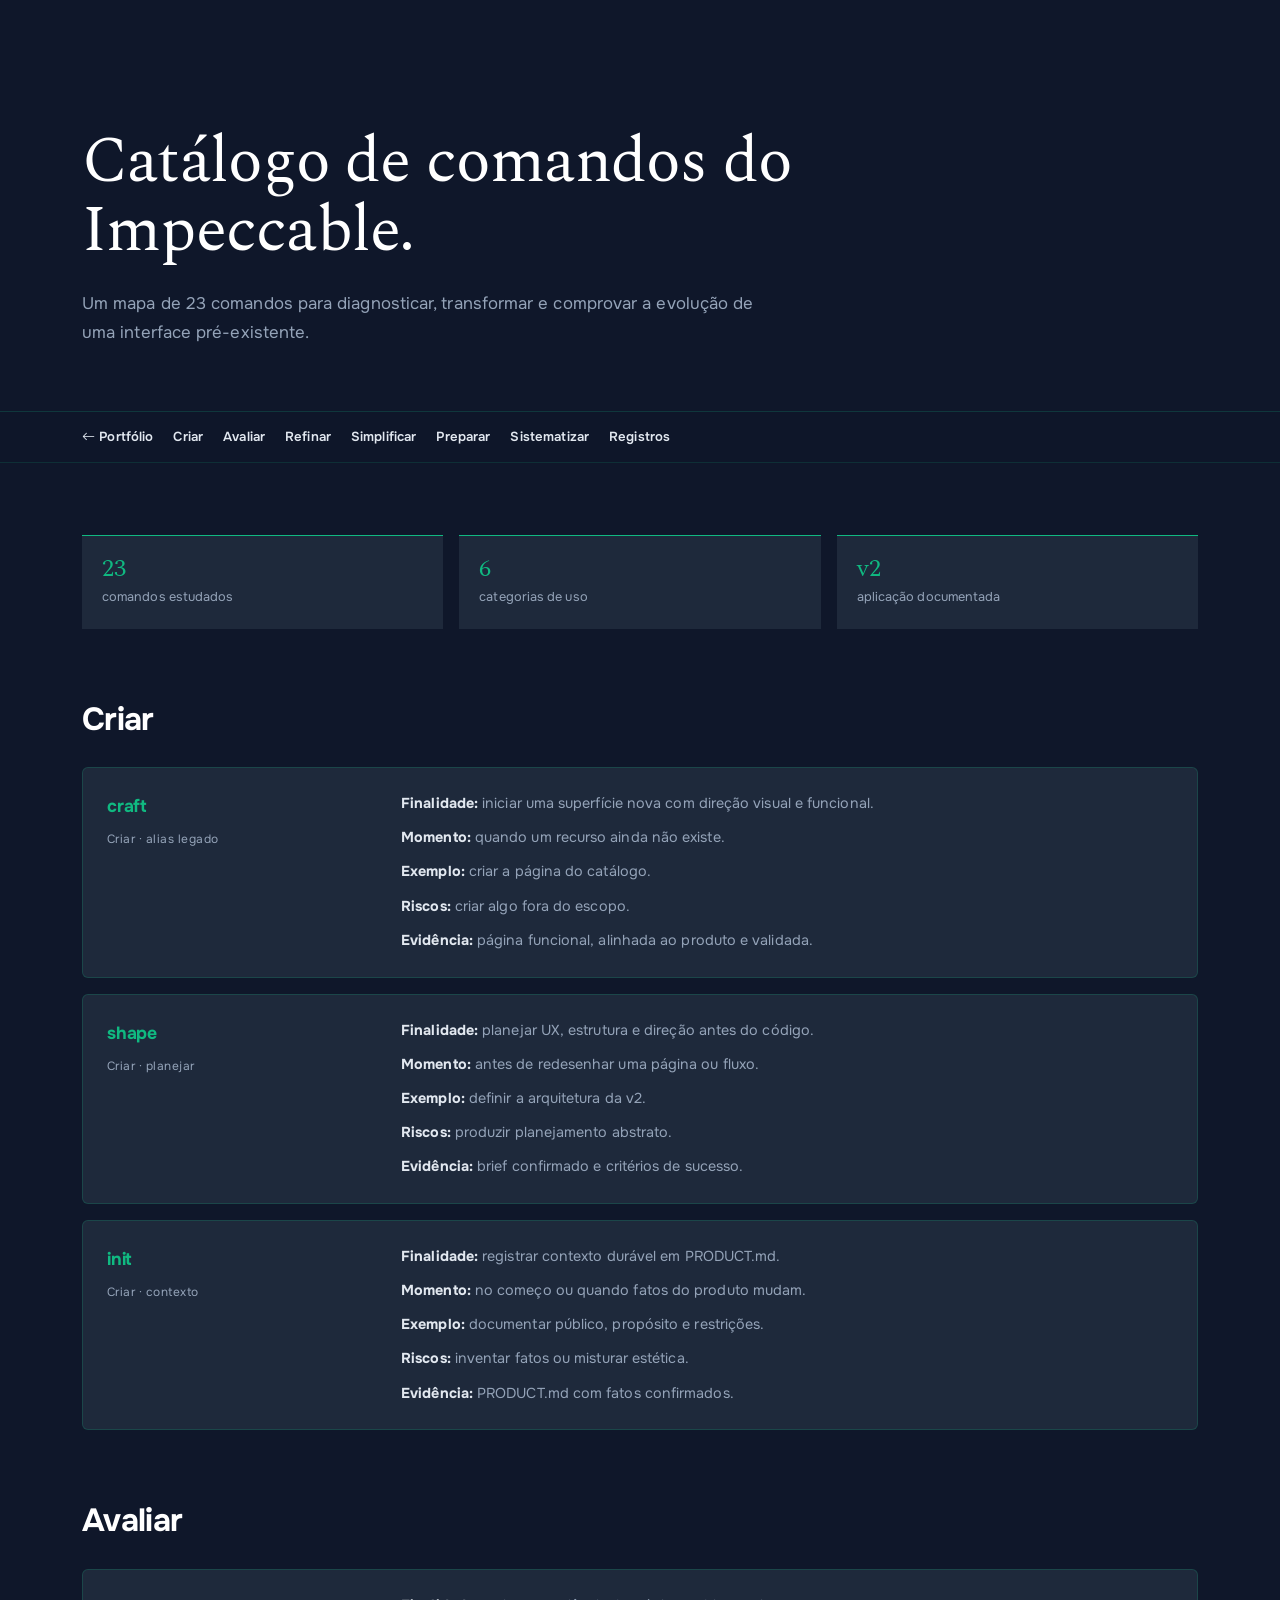
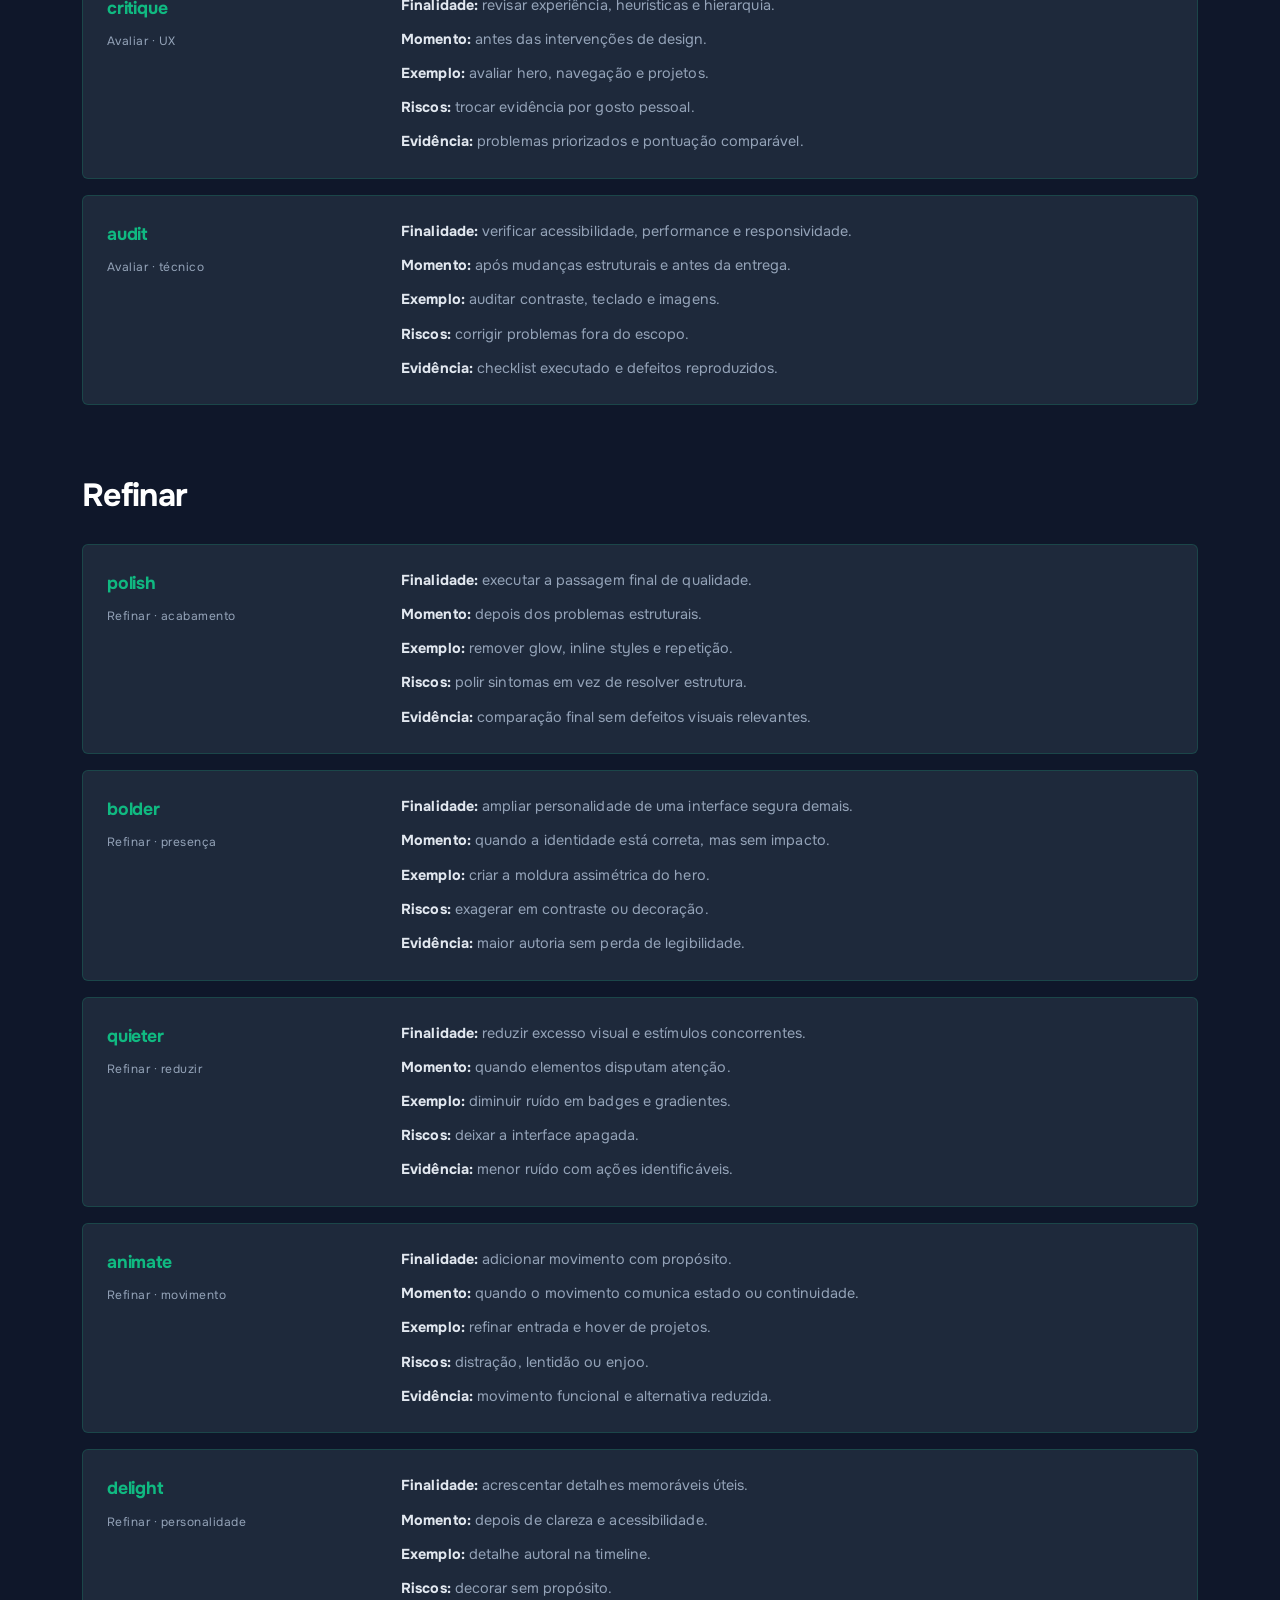
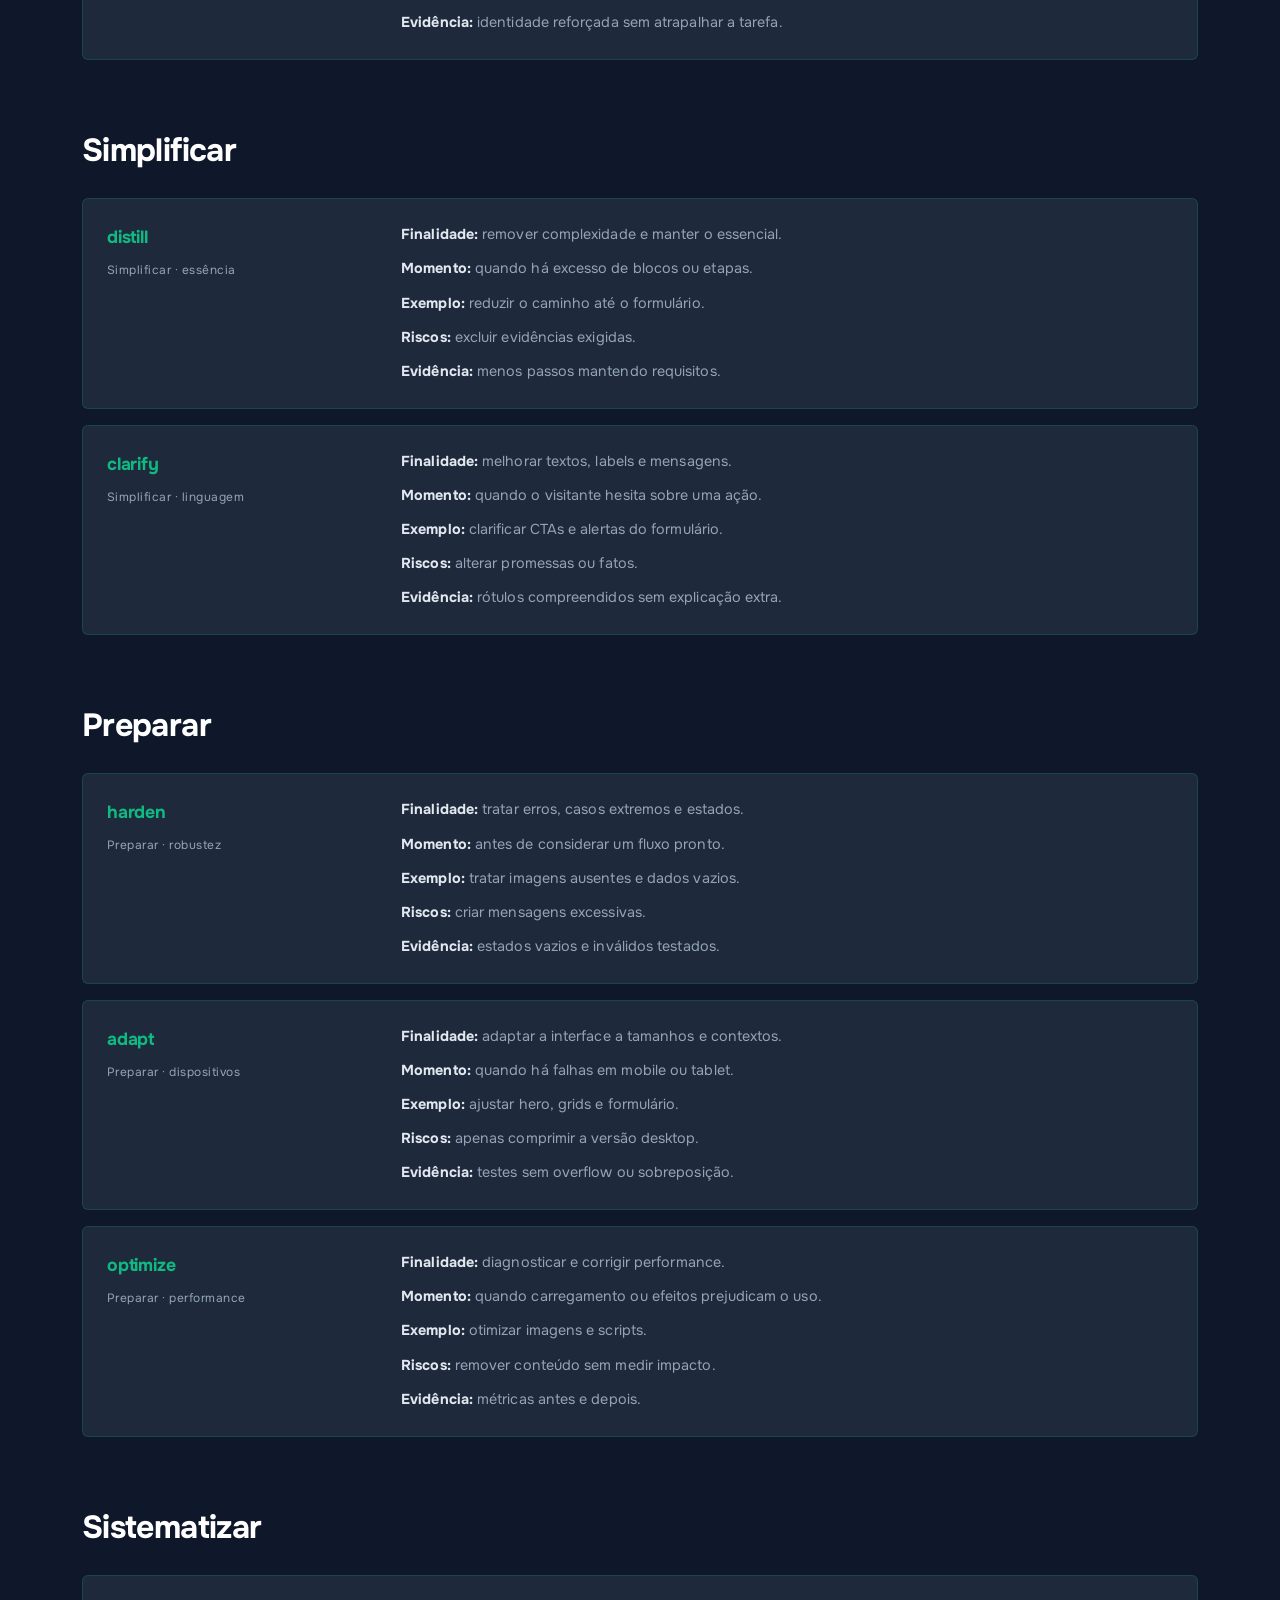
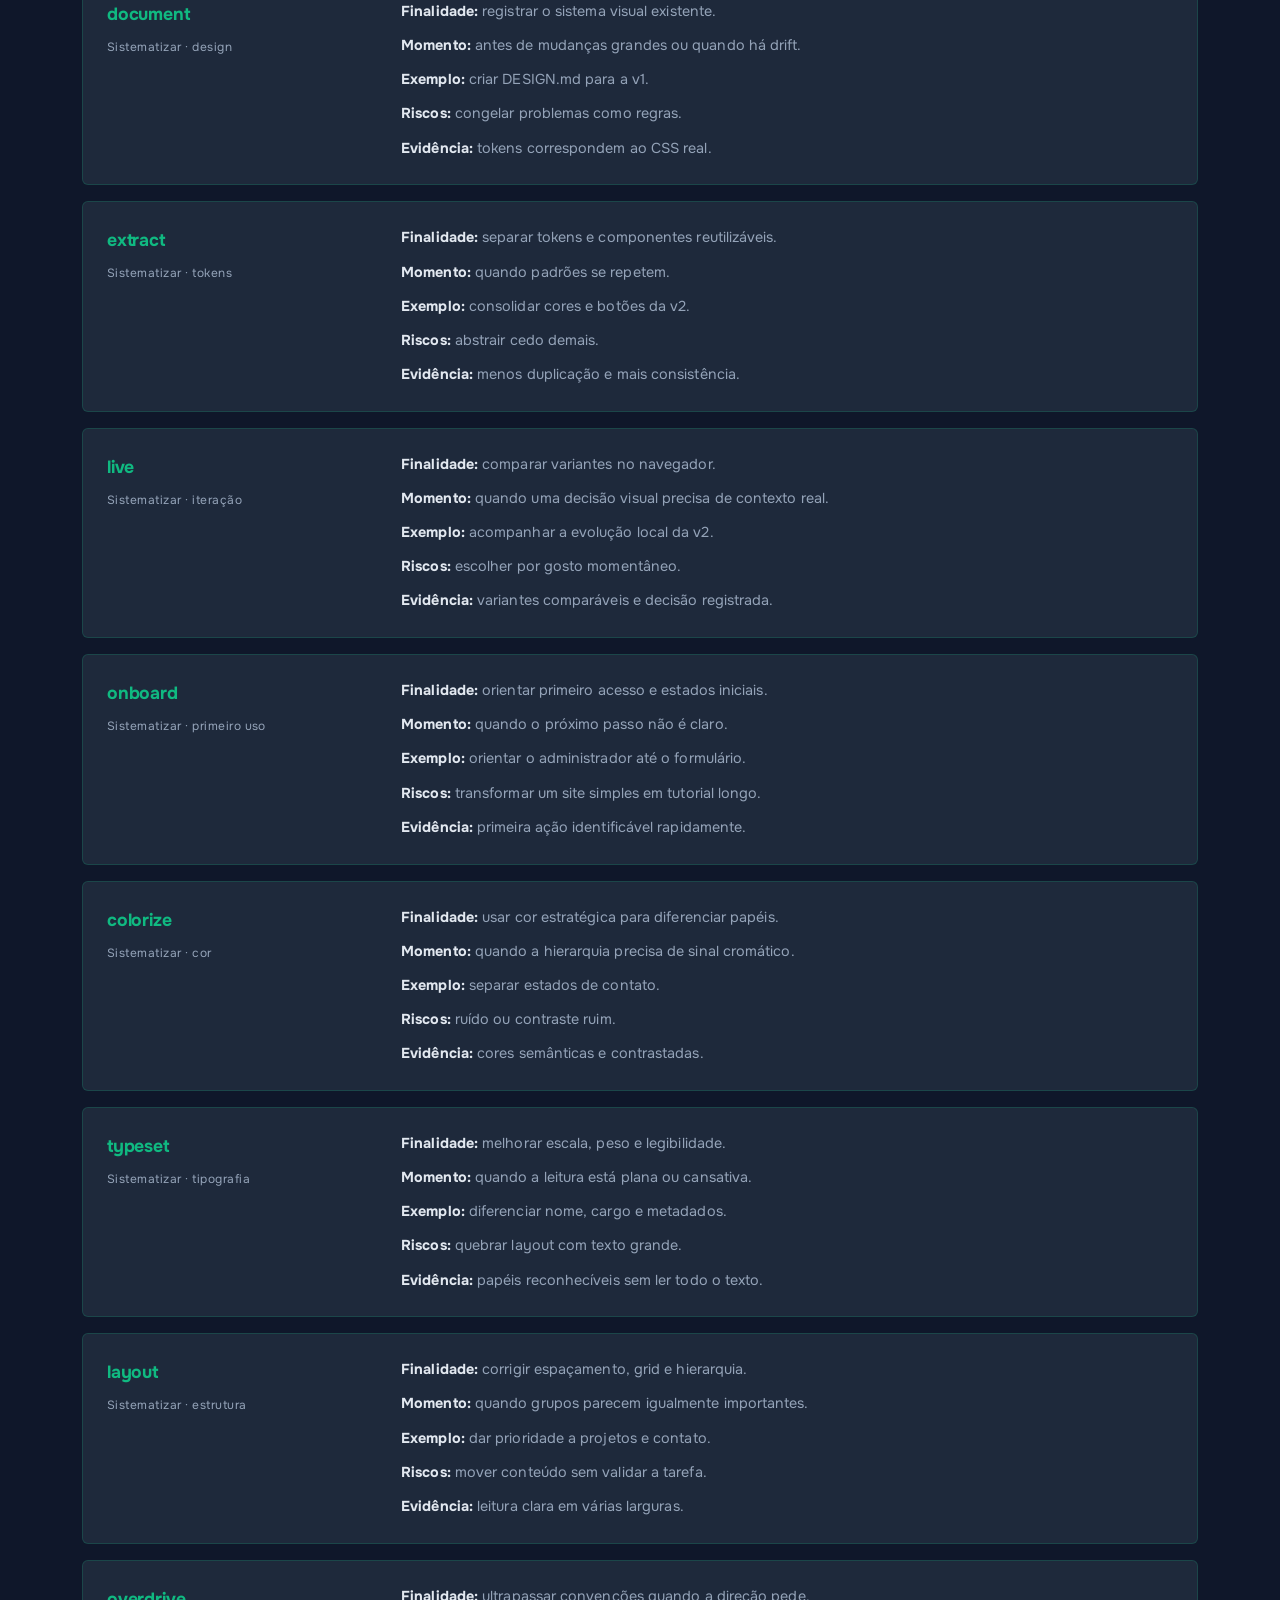
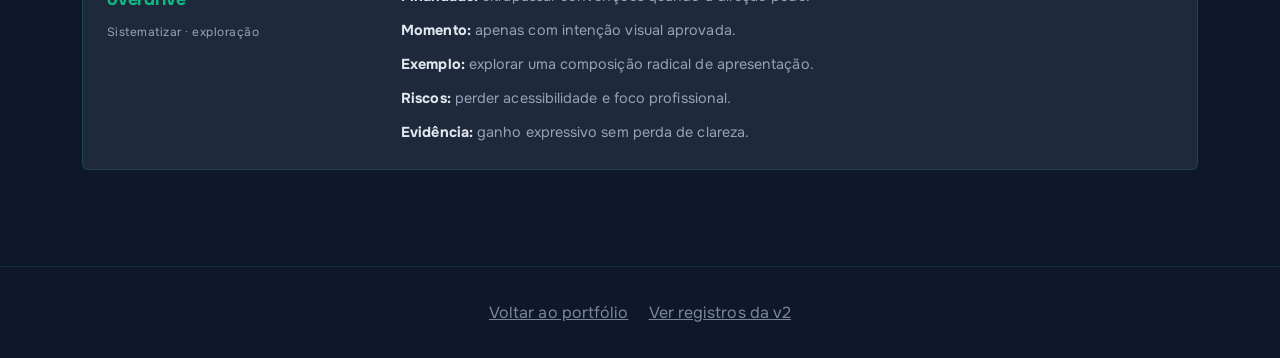
<file: catalogo.html>
<!DOCTYPE html>
<html lang="pt-BR">
<head>
    <meta charset="UTF-8">
    <meta name="viewport" content="width=device-width, initial-scale=1.0">
    <meta name="description" content="Catálogo dos 23 comandos do Impeccable aplicados ao portfólio pessoal de Lucas de Sousa e Silva.">
    <title>Catálogo Impeccable — Portfólio de Lucas</title>
    <link rel="icon" href="data:image/svg+xml,<svg xmlns='http://www.w3.org/2000/svg' viewBox='0 0 100 100'><text y='.9em' font-size='90'>&#128187;</text></svg>">
    <link rel="preconnect" href="https://fonts.googleapis.com">
    <link rel="preconnect" href="https://fonts.gstatic.com" crossorigin>
    <link href="https://fonts.googleapis.com/css2?family=Onest:wght@400..900&family=Spectral:ital,wght@0,400;1,400&display=swap" rel="stylesheet">
    <link href="https://cdn.jsdelivr.net/npm/bootstrap@5.3.2/dist/css/bootstrap.min.css" rel="stylesheet">
    <link href="https://cdn.jsdelivr.net/npm/bootstrap-icons@1.11.1/font/bootstrap-icons.css" rel="stylesheet">
    <link rel="stylesheet" href="css/style.css">
</head>
<body class="documentation-page">
    <a href="#catalogo" class="skip-link">Pular para o catálogo</a>

    <header class="documentation-header">
        <div class="container">
            <h1>Catálogo de comandos do Impeccable.</h1>
            <p>Um mapa de 23 comandos para diagnosticar, transformar e comprovar a evolução de uma interface pré-existente.</p>
        </div>
    </header>

    <nav class="documentation-nav" aria-label="Navegação da documentação">
        <div class="container">
            <a href="index.html"><i class="bi bi-arrow-left" aria-hidden="true"></i> Portfólio</a>
            <a href="#criar">Criar</a>
            <a href="#avaliar">Avaliar</a>
            <a href="#refinar">Refinar</a>
            <a href="#simplificar">Simplificar</a>
            <a href="#preparar">Preparar</a>
            <a href="#sistematizar">Sistematizar</a>
            <a href="aplicacoes.html">Registros</a>
        </div>
    </nav>

    <main id="catalogo" class="documentation-main">
        <div class="container">
            <div class="documentation-intro">
                <div class="documentation-stat"><strong>23</strong><span>comandos estudados</span></div>
                <div class="documentation-stat"><strong>6</strong><span>categorias de uso</span></div>
                <div class="documentation-stat"><strong>v2</strong><span>aplicação documentada</span></div>
            </div>

            <section id="criar" class="documentation-section" aria-labelledby="criar-title">
                <h2 id="criar-title">Criar</h2>
                <div class="command-list">
                    <article class="command-entry"><div><div class="command-name">craft</div><span class="command-category">Criar · alias legado</span></div><div class="command-details"><p><strong>Finalidade:</strong> iniciar uma superfície nova com direção visual e funcional.</p><p><strong>Momento:</strong> quando um recurso ainda não existe.</p><p><strong>Exemplo:</strong> criar a página do catálogo.</p><p><strong>Riscos:</strong> criar algo fora do escopo.</p><p><strong>Evidência:</strong> página funcional, alinhada ao produto e validada.</p></div></article>
                    <article class="command-entry"><div><div class="command-name">shape</div><span class="command-category">Criar · planejar</span></div><div class="command-details"><p><strong>Finalidade:</strong> planejar UX, estrutura e direção antes do código.</p><p><strong>Momento:</strong> antes de redesenhar uma página ou fluxo.</p><p><strong>Exemplo:</strong> definir a arquitetura da v2.</p><p><strong>Riscos:</strong> produzir planejamento abstrato.</p><p><strong>Evidência:</strong> brief confirmado e critérios de sucesso.</p></div></article>
                    <article class="command-entry"><div><div class="command-name">init</div><span class="command-category">Criar · contexto</span></div><div class="command-details"><p><strong>Finalidade:</strong> registrar contexto durável em PRODUCT.md.</p><p><strong>Momento:</strong> no começo ou quando fatos do produto mudam.</p><p><strong>Exemplo:</strong> documentar público, propósito e restrições.</p><p><strong>Riscos:</strong> inventar fatos ou misturar estética.</p><p><strong>Evidência:</strong> PRODUCT.md com fatos confirmados.</p></div></article>
                </div>
            </section>

            <section id="avaliar" class="documentation-section" aria-labelledby="avaliar-title">
                <h2 id="avaliar-title">Avaliar</h2>
                <div class="command-list">
                    <article class="command-entry"><div><div class="command-name">critique</div><span class="command-category">Avaliar · UX</span></div><div class="command-details"><p><strong>Finalidade:</strong> revisar experiência, heurísticas e hierarquia.</p><p><strong>Momento:</strong> antes das intervenções de design.</p><p><strong>Exemplo:</strong> avaliar hero, navegação e projetos.</p><p><strong>Riscos:</strong> trocar evidência por gosto pessoal.</p><p><strong>Evidência:</strong> problemas priorizados e pontuação comparável.</p></div></article>
                    <article class="command-entry"><div><div class="command-name">audit</div><span class="command-category">Avaliar · técnico</span></div><div class="command-details"><p><strong>Finalidade:</strong> verificar acessibilidade, performance e responsividade.</p><p><strong>Momento:</strong> após mudanças estruturais e antes da entrega.</p><p><strong>Exemplo:</strong> auditar contraste, teclado e imagens.</p><p><strong>Riscos:</strong> corrigir problemas fora do escopo.</p><p><strong>Evidência:</strong> checklist executado e defeitos reproduzidos.</p></div></article>
                </div>
            </section>

            <section id="refinar" class="documentation-section" aria-labelledby="refinar-title">
                <h2 id="refinar-title">Refinar</h2>
                <div class="command-list">
                    <article class="command-entry"><div><div class="command-name">polish</div><span class="command-category">Refinar · acabamento</span></div><div class="command-details"><p><strong>Finalidade:</strong> executar a passagem final de qualidade.</p><p><strong>Momento:</strong> depois dos problemas estruturais.</p><p><strong>Exemplo:</strong> remover glow, inline styles e repetição.</p><p><strong>Riscos:</strong> polir sintomas em vez de resolver estrutura.</p><p><strong>Evidência:</strong> comparação final sem defeitos visuais relevantes.</p></div></article>
                    <article class="command-entry"><div><div class="command-name">bolder</div><span class="command-category">Refinar · presença</span></div><div class="command-details"><p><strong>Finalidade:</strong> ampliar personalidade de uma interface segura demais.</p><p><strong>Momento:</strong> quando a identidade está correta, mas sem impacto.</p><p><strong>Exemplo:</strong> criar a moldura assimétrica do hero.</p><p><strong>Riscos:</strong> exagerar em contraste ou decoração.</p><p><strong>Evidência:</strong> maior autoria sem perda de legibilidade.</p></div></article>
                    <article class="command-entry"><div><div class="command-name">quieter</div><span class="command-category">Refinar · reduzir</span></div><div class="command-details"><p><strong>Finalidade:</strong> reduzir excesso visual e estímulos concorrentes.</p><p><strong>Momento:</strong> quando elementos disputam atenção.</p><p><strong>Exemplo:</strong> diminuir ruído em badges e gradientes.</p><p><strong>Riscos:</strong> deixar a interface apagada.</p><p><strong>Evidência:</strong> menor ruído com ações identificáveis.</p></div></article>
                    <article class="command-entry"><div><div class="command-name">animate</div><span class="command-category">Refinar · movimento</span></div><div class="command-details"><p><strong>Finalidade:</strong> adicionar movimento com propósito.</p><p><strong>Momento:</strong> quando o movimento comunica estado ou continuidade.</p><p><strong>Exemplo:</strong> refinar entrada e hover de projetos.</p><p><strong>Riscos:</strong> distração, lentidão ou enjoo.</p><p><strong>Evidência:</strong> movimento funcional e alternativa reduzida.</p></div></article>
                    <article class="command-entry"><div><div class="command-name">delight</div><span class="command-category">Refinar · personalidade</span></div><div class="command-details"><p><strong>Finalidade:</strong> acrescentar detalhes memoráveis úteis.</p><p><strong>Momento:</strong> depois de clareza e acessibilidade.</p><p><strong>Exemplo:</strong> detalhe autoral na timeline.</p><p><strong>Riscos:</strong> decorar sem propósito.</p><p><strong>Evidência:</strong> identidade reforçada sem atrapalhar a tarefa.</p></div></article>
                </div>
            </section>

            <section id="simplificar" class="documentation-section" aria-labelledby="simplificar-title">
                <h2 id="simplificar-title">Simplificar</h2>
                <div class="command-list">
                    <article class="command-entry"><div><div class="command-name">distill</div><span class="command-category">Simplificar · essência</span></div><div class="command-details"><p><strong>Finalidade:</strong> remover complexidade e manter o essencial.</p><p><strong>Momento:</strong> quando há excesso de blocos ou etapas.</p><p><strong>Exemplo:</strong> reduzir o caminho até o formulário.</p><p><strong>Riscos:</strong> excluir evidências exigidas.</p><p><strong>Evidência:</strong> menos passos mantendo requisitos.</p></div></article>
                    <article class="command-entry"><div><div class="command-name">clarify</div><span class="command-category">Simplificar · linguagem</span></div><div class="command-details"><p><strong>Finalidade:</strong> melhorar textos, labels e mensagens.</p><p><strong>Momento:</strong> quando o visitante hesita sobre uma ação.</p><p><strong>Exemplo:</strong> clarificar CTAs e alertas do formulário.</p><p><strong>Riscos:</strong> alterar promessas ou fatos.</p><p><strong>Evidência:</strong> rótulos compreendidos sem explicação extra.</p></div></article>
                </div>
            </section>

            <section id="preparar" class="documentation-section" aria-labelledby="preparar-title">
                <h2 id="preparar-title">Preparar</h2>
                <div class="command-list">
                    <article class="command-entry"><div><div class="command-name">harden</div><span class="command-category">Preparar · robustez</span></div><div class="command-details"><p><strong>Finalidade:</strong> tratar erros, casos extremos e estados.</p><p><strong>Momento:</strong> antes de considerar um fluxo pronto.</p><p><strong>Exemplo:</strong> tratar imagens ausentes e dados vazios.</p><p><strong>Riscos:</strong> criar mensagens excessivas.</p><p><strong>Evidência:</strong> estados vazios e inválidos testados.</p></div></article>
                    <article class="command-entry"><div><div class="command-name">adapt</div><span class="command-category">Preparar · dispositivos</span></div><div class="command-details"><p><strong>Finalidade:</strong> adaptar a interface a tamanhos e contextos.</p><p><strong>Momento:</strong> quando há falhas em mobile ou tablet.</p><p><strong>Exemplo:</strong> ajustar hero, grids e formulário.</p><p><strong>Riscos:</strong> apenas comprimir a versão desktop.</p><p><strong>Evidência:</strong> testes sem overflow ou sobreposição.</p></div></article>
                    <article class="command-entry"><div><div class="command-name">optimize</div><span class="command-category">Preparar · performance</span></div><div class="command-details"><p><strong>Finalidade:</strong> diagnosticar e corrigir performance.</p><p><strong>Momento:</strong> quando carregamento ou efeitos prejudicam o uso.</p><p><strong>Exemplo:</strong> otimizar imagens e scripts.</p><p><strong>Riscos:</strong> remover conteúdo sem medir impacto.</p><p><strong>Evidência:</strong> métricas antes e depois.</p></div></article>
                </div>
            </section>

            <section id="sistematizar" class="documentation-section" aria-labelledby="sistematizar-title">
                <h2 id="sistematizar-title">Sistematizar</h2>
                <div class="command-list">
                    <article class="command-entry"><div><div class="command-name">document</div><span class="command-category">Sistematizar · design</span></div><div class="command-details"><p><strong>Finalidade:</strong> registrar o sistema visual existente.</p><p><strong>Momento:</strong> antes de mudanças grandes ou quando há drift.</p><p><strong>Exemplo:</strong> criar DESIGN.md para a v1.</p><p><strong>Riscos:</strong> congelar problemas como regras.</p><p><strong>Evidência:</strong> tokens correspondem ao CSS real.</p></div></article>
                    <article class="command-entry"><div><div class="command-name">extract</div><span class="command-category">Sistematizar · tokens</span></div><div class="command-details"><p><strong>Finalidade:</strong> separar tokens e componentes reutilizáveis.</p><p><strong>Momento:</strong> quando padrões se repetem.</p><p><strong>Exemplo:</strong> consolidar cores e botões da v2.</p><p><strong>Riscos:</strong> abstrair cedo demais.</p><p><strong>Evidência:</strong> menos duplicação e mais consistência.</p></div></article>
                    <article class="command-entry"><div><div class="command-name">live</div><span class="command-category">Sistematizar · iteração</span></div><div class="command-details"><p><strong>Finalidade:</strong> comparar variantes no navegador.</p><p><strong>Momento:</strong> quando uma decisão visual precisa de contexto real.</p><p><strong>Exemplo:</strong> acompanhar a evolução local da v2.</p><p><strong>Riscos:</strong> escolher por gosto momentâneo.</p><p><strong>Evidência:</strong> variantes comparáveis e decisão registrada.</p></div></article>
                    <article class="command-entry"><div><div class="command-name">onboard</div><span class="command-category">Sistematizar · primeiro uso</span></div><div class="command-details"><p><strong>Finalidade:</strong> orientar primeiro acesso e estados iniciais.</p><p><strong>Momento:</strong> quando o próximo passo não é claro.</p><p><strong>Exemplo:</strong> orientar o administrador até o formulário.</p><p><strong>Riscos:</strong> transformar um site simples em tutorial longo.</p><p><strong>Evidência:</strong> primeira ação identificável rapidamente.</p></div></article>
                    <article class="command-entry"><div><div class="command-name">colorize</div><span class="command-category">Sistematizar · cor</span></div><div class="command-details"><p><strong>Finalidade:</strong> usar cor estratégica para diferenciar papéis.</p><p><strong>Momento:</strong> quando a hierarquia precisa de sinal cromático.</p><p><strong>Exemplo:</strong> separar estados de contato.</p><p><strong>Riscos:</strong> ruído ou contraste ruim.</p><p><strong>Evidência:</strong> cores semânticas e contrastadas.</p></div></article>
                    <article class="command-entry"><div><div class="command-name">typeset</div><span class="command-category">Sistematizar · tipografia</span></div><div class="command-details"><p><strong>Finalidade:</strong> melhorar escala, peso e legibilidade.</p><p><strong>Momento:</strong> quando a leitura está plana ou cansativa.</p><p><strong>Exemplo:</strong> diferenciar nome, cargo e metadados.</p><p><strong>Riscos:</strong> quebrar layout com texto grande.</p><p><strong>Evidência:</strong> papéis reconhecíveis sem ler todo o texto.</p></div></article>
                    <article class="command-entry"><div><div class="command-name">layout</div><span class="command-category">Sistematizar · estrutura</span></div><div class="command-details"><p><strong>Finalidade:</strong> corrigir espaçamento, grid e hierarquia.</p><p><strong>Momento:</strong> quando grupos parecem igualmente importantes.</p><p><strong>Exemplo:</strong> dar prioridade a projetos e contato.</p><p><strong>Riscos:</strong> mover conteúdo sem validar a tarefa.</p><p><strong>Evidência:</strong> leitura clara em várias larguras.</p></div></article>
                    <article class="command-entry"><div><div class="command-name">overdrive</div><span class="command-category">Sistematizar · exploração</span></div><div class="command-details"><p><strong>Finalidade:</strong> ultrapassar convenções quando a direção pede.</p><p><strong>Momento:</strong> apenas com intenção visual aprovada.</p><p><strong>Exemplo:</strong> explorar uma composição radical de apresentação.</p><p><strong>Riscos:</strong> perder acessibilidade e foco profissional.</p><p><strong>Evidência:</strong> ganho expressivo sem perda de clareza.</p></div></article>
                </div>
            </section>
        </div>
    </main>

    <footer class="documentation-footer">
        <div class="container">
            <a href="index.html">Voltar ao portfólio</a>
            <a href="aplicacoes.html">Ver registros da v2</a>
        </div>
    </footer>
</body>
</html>
</file>
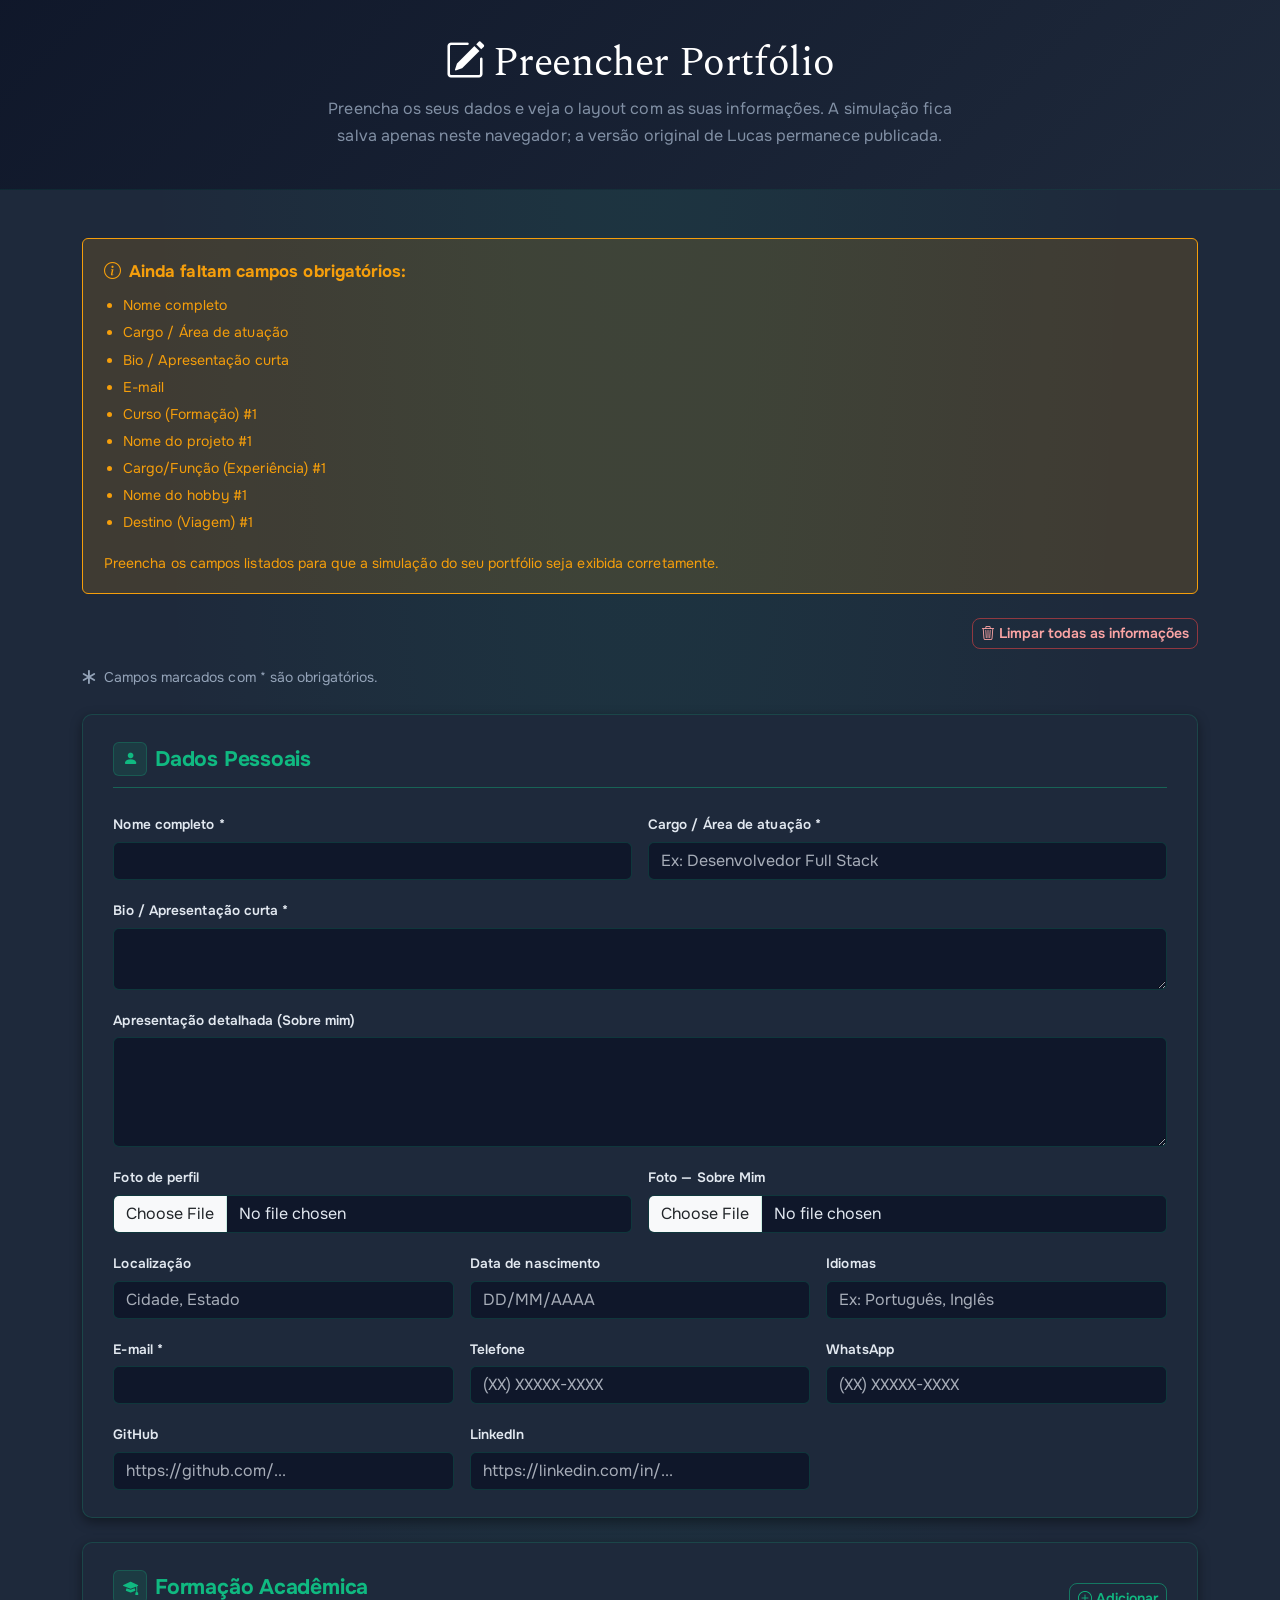
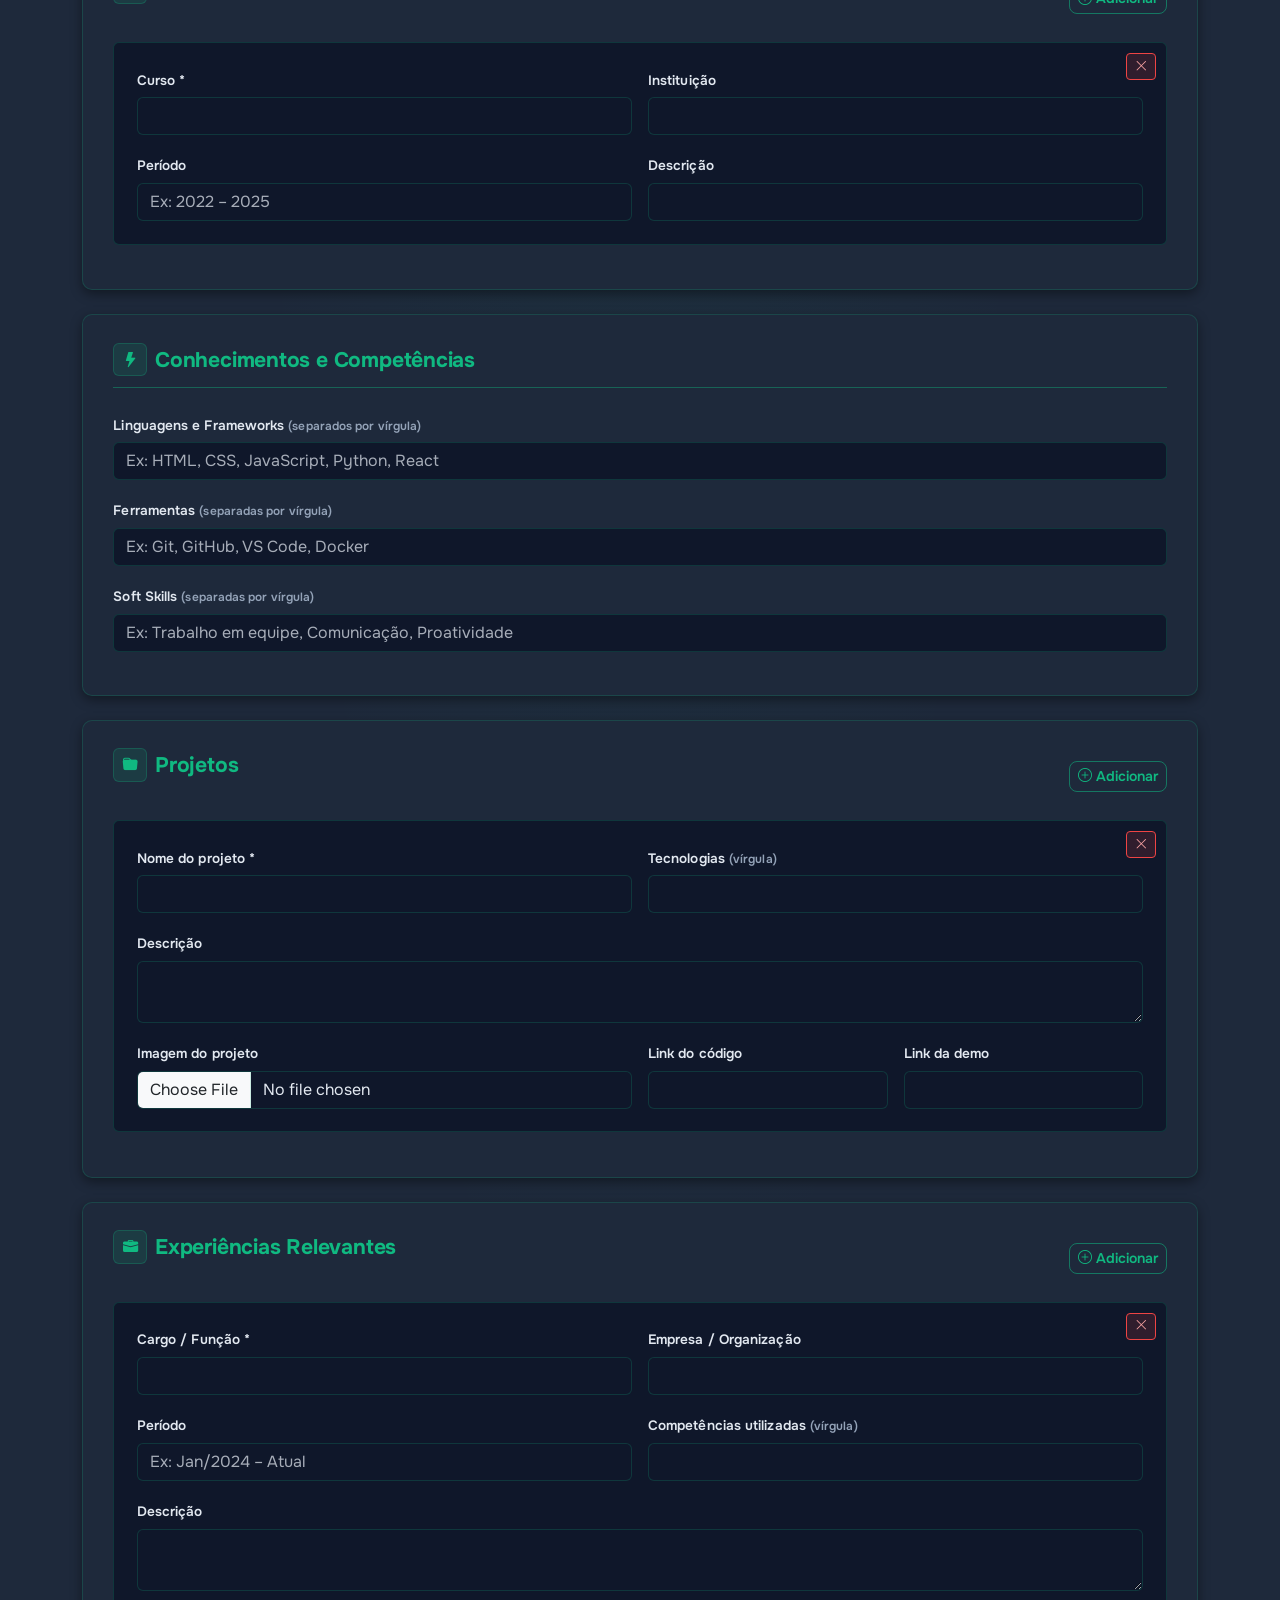
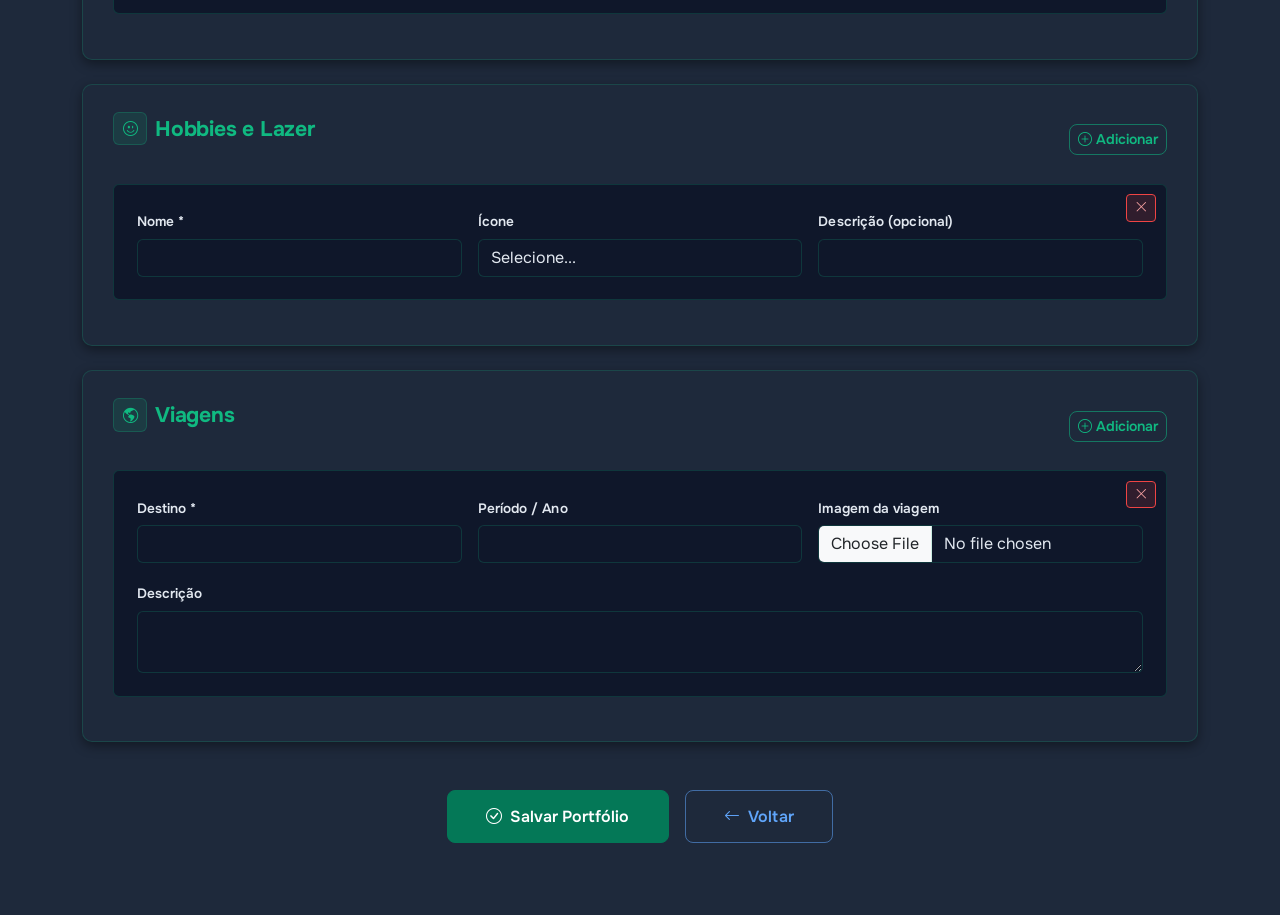
<file: formulario.html>
<!DOCTYPE html>
<html lang="pt-BR">
<head>
    <meta charset="UTF-8">
    <meta name="viewport" content="width=device-width, initial-scale=1.0">
    <meta name="description" content="Preencha os seus dados e veja o layout do portfólio adaptado às suas informações. A simulação fica salva apenas no seu navegador.">
    <title>Preencher Portfólio — Simulação local</title>
    <link rel="icon" href="data:image/svg+xml,<svg xmlns='http://www.w3.org/2000/svg' viewBox='0 0 100 100'><text y='.9em' font-size='90'>&#128187;</text></svg>">
    <link rel="preconnect" href="https://fonts.googleapis.com">
    <link rel="preconnect" href="https://fonts.gstatic.com" crossorigin>
    <link href="https://fonts.googleapis.com/css2?family=Onest:wght@400..900&family=Spectral:ital,wght@0,400;1,400&display=swap" rel="stylesheet">
    <link href="https://cdn.jsdelivr.net/npm/bootstrap@5.3.2/dist/css/bootstrap.min.css" rel="stylesheet">
    <link href="https://cdn.jsdelivr.net/npm/bootstrap-icons@1.11.1/font/bootstrap-icons.css" rel="stylesheet">
    <link rel="stylesheet" href="css/style.css">
</head>
<body class="form-page">

    <a href="#portfolioForm" class="skip-link">Pular para o formulário</a>

    <header class="form-header text-center">
        <div class="container">
            <h1 id="formTitle"><i class="bi bi-pencil-square me-2" aria-hidden="true"></i>Preencher Portfólio</h1>
            <p id="formSubtitle">Preencha os seus dados e veja o layout com as suas informações. A simulação fica salva apenas neste navegador; a versão original de Lucas permanece publicada.</p>
        </div>
    </header>

    <main class="container py-5">
        <div id="missingFieldsAlert" class="alert alert-warning d-none mb-4" role="alert" aria-live="polite">
            <p class="alert-heading mb-2"><i class="bi bi-info-circle me-2" aria-hidden="true"></i>Ainda faltam campos obrigatórios:</p>
            <ul id="missingFieldsList" class="mb-3"></ul>
            <p class="mb-0 small">Preencha os campos listados para que a simulação do seu portfólio seja exibida corretamente.</p>
        </div>

        <div id="saveErrorAlert" class="alert alert-danger d-none mb-4" role="alert" aria-live="polite">
            <p class="alert-heading mb-2"><i class="bi bi-exclamation-triangle me-2" aria-hidden="true"></i>Não foi possível salvar:</p>
            <p id="saveErrorText" class="mb-0 small"></p>
        </div>

        <div class="d-flex justify-content-end mb-3">
            <button type="button" class="btn btn-sm btn-outline-danger" onclick="openClearModal()" aria-label="Limpar todas as informações do portfólio">
                <i class="bi bi-trash3 me-1" aria-hidden="true"></i>Limpar todas as informações
            </button>
        </div>

        <form id="portfolioForm" novalidate aria-label="Formulário de preenchimento do portfólio">

            <p class="small mb-4">
                <i class="bi bi-asterisk me-1" aria-hidden="true"></i>
                Campos marcados com * são obrigatórios.
            </p>

            <!-- DADOS PESSOAIS -->
            <div class="card form-card mb-4">
                <h2 class="form-section-title"><i class="bi bi-person-fill me-2" aria-hidden="true"></i>Dados Pessoais</h2>
                <div class="row g-3">
                    <div class="col-md-6">
                        <label for="form-nome" class="form-label">Nome completo *</label>
                        <input type="text" class="form-control" id="form-nome" name="nome" required autocomplete="name" maxlength="200">
                    </div>
                    <div class="col-md-6">
                        <label for="form-cargo" class="form-label">Cargo / Área de atuação *</label>
                        <input type="text" class="form-control" id="form-cargo" name="cargo" placeholder="Ex: Desenvolvedor Full Stack" required maxlength="160">
                    </div>
                    <div class="col-12">
                        <label for="form-bio" class="form-label">Bio / Apresentação curta *</label>
                        <textarea class="form-control" id="form-bio" name="bio" rows="2" required maxlength="1000"></textarea>
                    </div>
                    <div class="col-12">
                        <label for="form-sobreMim" class="form-label">Apresentação detalhada (Sobre mim)</label>
                        <textarea class="form-control" id="form-sobreMim" name="sobreMim" rows="4" maxlength="3000"></textarea>
                    </div>
                    <div class="col-md-6">
                        <label for="form-fotoPerfil" class="form-label">Foto de perfil</label>
                        <input type="file" class="form-control" id="form-fotoPerfil" name="fotoPerfil" accept="image/*">
                        <input type="hidden" id="form-fotoPerfilAtual" name="fotoPerfilAtual">
                    </div>
                    <div class="col-md-6">
                        <label for="form-fotoSobre" class="form-label">Foto — Sobre Mim</label>
                        <input type="file" class="form-control" id="form-fotoSobre" name="fotoSobre" accept="image/*">
                        <input type="hidden" id="form-fotoSobreAtual" name="fotoSobreAtual">
                    </div>
                    <div class="col-md-4">
                        <label for="form-localizacao" class="form-label">Localização</label>
                        <input type="text" class="form-control" id="form-localizacao" name="localizacao" placeholder="Cidade, Estado" maxlength="120">
                    </div>
                    <div class="col-md-4">
                        <label for="form-nascimento" class="form-label">Data de nascimento</label>
                        <input type="text" class="form-control" id="form-nascimento" name="nascimento" placeholder="DD/MM/AAAA" maxlength="32">
                    </div>
                    <div class="col-md-4">
                        <label for="form-idiomas" class="form-label">Idiomas</label>
                        <input type="text" class="form-control" id="form-idiomas" name="idiomas" placeholder="Ex: Português, Inglês" maxlength="200">
                    </div>
                    <div class="col-md-4">
                        <label for="form-email" class="form-label">E-mail *</label>
                        <input type="email" class="form-control" id="form-email" name="email" required autocomplete="email" inputmode="email" maxlength="254">
                    </div>
                    <div class="col-md-4">
                        <label for="form-telefone" class="form-label">Telefone</label>
                        <input type="text" class="form-control" id="form-telefone" name="telefone" placeholder="(XX) XXXXX-XXXX" autocomplete="tel" inputmode="tel" maxlength="60">
                    </div>
                    <div class="col-md-4">
                        <label for="form-whatsapp" class="form-label">WhatsApp</label>
                        <input type="text" class="form-control" id="form-whatsapp" name="whatsapp" placeholder="(XX) XXXXX-XXXX" inputmode="tel" maxlength="60">
                    </div>
                    <div class="col-md-4">
                        <label for="form-github" class="form-label">GitHub</label>
                        <input type="url" class="form-control" id="form-github" name="github" placeholder="https://github.com/..." inputmode="url" maxlength="300">
                    </div>
                    <div class="col-md-4">
                        <label for="form-linkedin" class="form-label">LinkedIn</label>
                        <input type="url" class="form-control" id="form-linkedin" name="linkedin" placeholder="https://linkedin.com/in/..." inputmode="url" maxlength="300">
                    </div>
                </div>
            </div>

            <!-- FORMAÇÃO -->
            <div class="card form-card mb-4">
                <div class="d-flex justify-content-between align-items-center">
                    <h2 class="form-section-title form-section-title--inline"><i class="bi bi-mortarboard-fill me-2" aria-hidden="true"></i>Formação Acadêmica</h2>
                    <button type="button" class="btn btn-sm btn-outline-primary" onclick="addFormacao()" aria-label="Adicionar formação acadêmica">
                        <i class="bi bi-plus-circle me-1" aria-hidden="true"></i>Adicionar
                    </button>
                </div>
                <div id="formacaoContainer" class="mt-3" role="list" aria-label="Lista de formações acadêmicas"></div>
            </div>

            <!-- COMPETÊNCIAS -->
            <div class="card form-card mb-4">
                <h2 class="form-section-title"><i class="bi bi-lightning-fill me-2" aria-hidden="true"></i>Conhecimentos e Competências</h2>
                <div class="mb-3">
                    <label for="form-linguagens" class="form-label">Linguagens e Frameworks <small class="text-soft">(separados por vírgula)</small></label>
                    <input type="text" class="form-control" id="form-linguagens" name="linguagens" placeholder="Ex: HTML, CSS, JavaScript, Python, React" maxlength="600">
                </div>
                <div class="mb-3">
                    <label for="form-ferramentas" class="form-label">Ferramentas <small class="text-soft">(separadas por vírgula)</small></label>
                    <input type="text" class="form-control" id="form-ferramentas" name="ferramentas" placeholder="Ex: Git, GitHub, VS Code, Docker" maxlength="600">
                </div>
                <div class="mb-3">
                    <label for="form-softSkills" class="form-label">Soft Skills <small class="text-soft">(separadas por vírgula)</small></label>
                    <input type="text" class="form-control" id="form-softSkills" name="softSkills" placeholder="Ex: Trabalho em equipe, Comunicação, Proatividade" maxlength="600">
                </div>
            </div>

            <!-- PROJETOS -->
            <div class="card form-card mb-4">
                <div class="d-flex justify-content-between align-items-center">
                    <h2 class="form-section-title form-section-title--inline"><i class="bi bi-folder-fill me-2" aria-hidden="true"></i>Projetos</h2>
                    <button type="button" class="btn btn-sm btn-outline-primary" onclick="addProjeto()" aria-label="Adicionar projeto">
                        <i class="bi bi-plus-circle me-1" aria-hidden="true"></i>Adicionar
                    </button>
                </div>
                <div id="projetosContainer" class="mt-3" role="list" aria-label="Lista de projetos"></div>
            </div>

            <!-- EXPERIÊNCIAS -->
            <div class="card form-card mb-4">
                <div class="d-flex justify-content-between align-items-center">
                    <h2 class="form-section-title form-section-title--inline"><i class="bi bi-briefcase-fill me-2" aria-hidden="true"></i>Experiências Relevantes</h2>
                    <button type="button" class="btn btn-sm btn-outline-primary" onclick="addExperiencia()" aria-label="Adicionar experiência">
                        <i class="bi bi-plus-circle me-1" aria-hidden="true"></i>Adicionar
                    </button>
                </div>
                <div id="experienciasContainer" class="mt-3" role="list" aria-label="Lista de experiências"></div>
            </div>

            <!-- HOBBIES -->
            <div class="card form-card mb-4">
                <div class="d-flex justify-content-between align-items-center">
                    <h2 class="form-section-title form-section-title--inline"><i class="bi bi-emoji-smile me-2" aria-hidden="true"></i>Hobbies e Lazer</h2>
                    <button type="button" class="btn btn-sm btn-outline-primary" onclick="addHobby()" aria-label="Adicionar hobby">
                        <i class="bi bi-plus-circle me-1" aria-hidden="true"></i>Adicionar
                    </button>
                </div>
                <div id="hobbiesContainer" class="mt-3" role="list" aria-label="Lista de hobbies"></div>
            </div>

            <!-- VIAGENS -->
            <div class="card form-card mb-4">
                <div class="d-flex justify-content-between align-items-center">
                    <h2 class="form-section-title form-section-title--inline"><i class="bi bi-globe-americas me-2" aria-hidden="true"></i>Viagens</h2>
                    <button type="button" class="btn btn-sm btn-outline-primary" onclick="addViagem()" aria-label="Adicionar viagem">
                        <i class="bi bi-plus-circle me-1" aria-hidden="true"></i>Adicionar
                    </button>
                </div>
                <div id="viagensContainer" class="mt-3" role="list" aria-label="Lista de viagens"></div>
            </div>

            <!-- BOTÕES -->
            <div class="text-center py-4">
                <button type="submit" class="btn btn-primary btn-finalizar">
                    <i class="bi bi-check-circle me-2" aria-hidden="true"></i>Salvar Portfólio
                </button>
                <a href="index.html" class="btn btn-outline-secondary btn-finalizar">
                    <i class="bi bi-arrow-left me-2" aria-hidden="true"></i>Voltar
                </a>
            </div>

        </form>
    </main>

    <div class="modal fade" id="clearModal" tabindex="-1" role="dialog" aria-labelledby="clearModalLabel" aria-hidden="true">
        <div class="modal-dialog modal-dialog-centered" role="document">
            <div class="modal-content bg-dark text-white border-0">
                <div class="modal-header border-0">
                    <h2 class="modal-title fs-5" id="clearModalLabel">Apagar suas informações?</h2>
                    <button type="button" class="btn-close btn-close-white" data-bs-dismiss="modal" aria-label="Cancelar"></button>
                </div>
                <div class="modal-body">
                    <p class="mb-0">As informações salvas nesta simulação serão apagadas deste navegador e o site voltará ao portfólio original de Lucas de Sousa e Silva. Esta ação não pode ser desfeita.</p>
                </div>
                <div class="modal-footer border-0">
                    <button type="button" class="btn btn-outline-light" data-bs-dismiss="modal">Cancelar</button>
                    <button type="button" class="btn btn-danger" id="confirmClearBtn">Apagar e voltar ao original</button>
                </div>
            </div>
        </div>
    </div>

    <script src="https://cdn.jsdelivr.net/npm/bootstrap@5.3.2/dist/js/bootstrap.bundle.min.js"></script>
    <script src="js/form.js"></script>
</body>
</html>
</file>
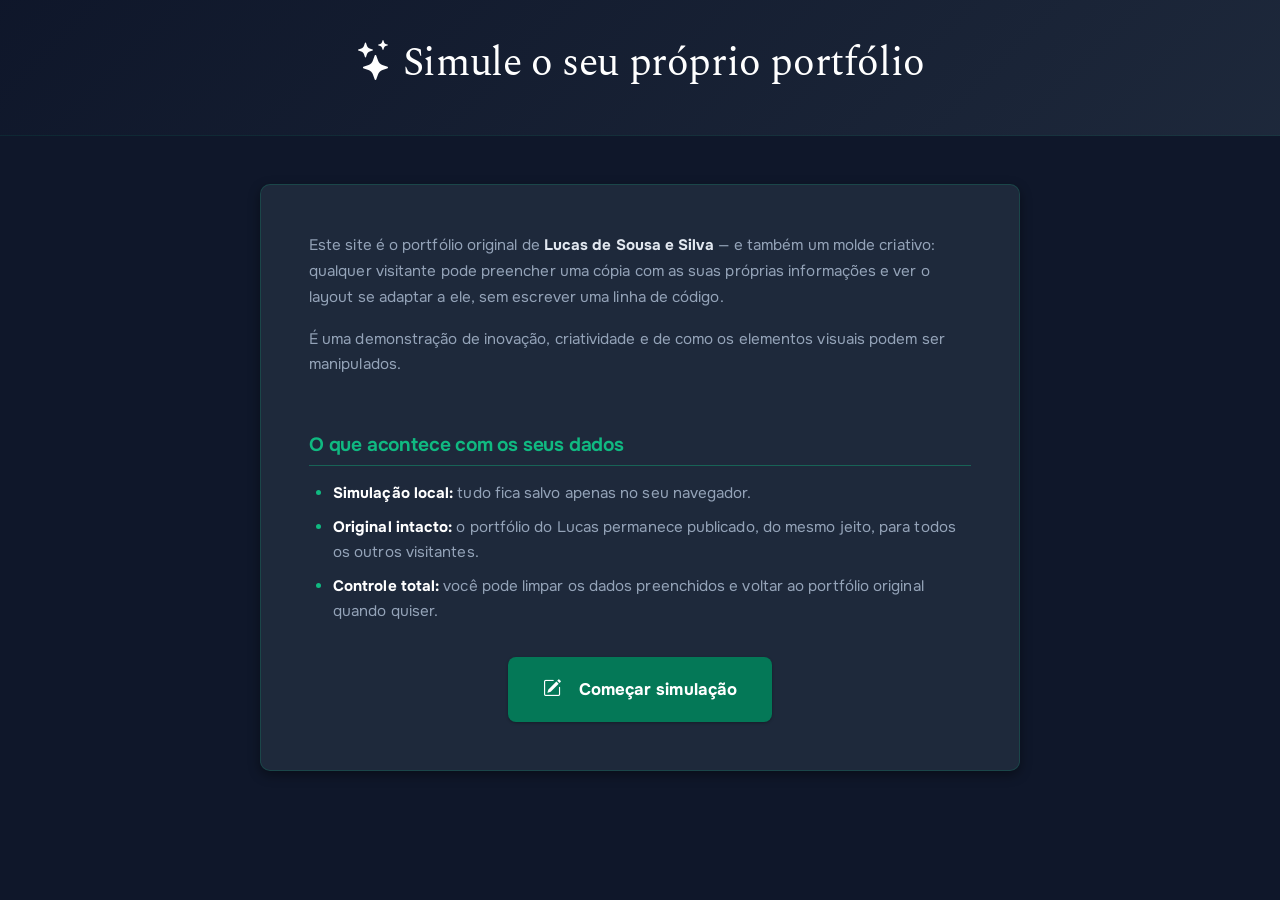
<file: interatividade.html>
<!DOCTYPE html>
<html lang="pt-BR">
<head>
    <meta charset="UTF-8">
    <meta name="viewport" content="width=device-width, initial-scale=1.0">
    <meta name="description" content="Simule o portfólio com as suas próprias informações: preencha uma cópia local e veja o layout se adaptar. A versão original permanece publicada.">
    <title>Simular meu portfólio — Portfólio de Lucas</title>
    <link rel="icon" href="data:image/svg+xml,<svg xmlns='http://www.w3.org/2000/svg' viewBox='0 0 100 100'><text y='.9em' font-size='90'>&#128187;</text></svg>">
    <link rel="preconnect" href="https://fonts.googleapis.com">
    <link rel="preconnect" href="https://fonts.gstatic.com" crossorigin>
    <link href="https://fonts.googleapis.com/css2?family=Onest:wght@400..900&family=Spectral:ital,wght@0,400;1,400&display=swap" rel="stylesheet">
    <link href="https://cdn.jsdelivr.net/npm/bootstrap@5.3.2/dist/css/bootstrap.min.css" rel="stylesheet">
    <link href="https://cdn.jsdelivr.net/npm/bootstrap-icons@1.11.1/font/bootstrap-icons.css" rel="stylesheet">
    <link rel="stylesheet" href="css/style.css">
</head>
<body class="interactive-page">
    <a href="#interactive-content" class="skip-link">Pular para o conteúdo principal</a>
    <header class="form-header text-center">
        <div class="container">
            <h1><i class="bi bi-stars me-2" aria-hidden="true"></i>Simule o seu próprio portfólio</h1>
        </div>
    </header>
    <main id="interactive-content" class="container py-5">
        <div class="interactive-card card mx-auto p-4 p-md-5">
            <p>Este site é o portfólio original de <strong>Lucas de Sousa e Silva</strong> — e também um molde criativo: qualquer visitante pode preencher uma cópia com as suas próprias informações e ver o layout se adaptar a ele, sem escrever uma linha de código.</p>
            <p>É uma demonstração de inovação, criatividade e de como os elementos visuais podem ser manipulados.</p>
            <h2>O que acontece com os seus dados</h2>
            <ul>
                <li><strong>Simulação local:</strong> tudo fica salvo apenas no seu navegador.</li>
                <li><strong>Original intacto:</strong> o portfólio do Lucas permanece publicado, do mesmo jeito, para todos os outros visitantes.</li>
                <li><strong>Controle total:</strong> você pode limpar os dados preenchidos e voltar ao portfólio original quando quiser.</li>
            </ul>
            <div class="text-center mt-4">
                <a href="formulario.html" class="btn-primary-cta d-inline-flex">
                    <i class="bi bi-pencil-square me-2" aria-hidden="true"></i>Começar simulação
                </a>
            </div>
        </div>
    </main>
</body>
</html>
</file>
<file: css/style.css>
/* ============================================================
   PORTFÓLIO PESSOAL — Design System
   ============================================================ */

:root {
    /* ===== Primitivas: canais de cor (para composição com alpha) ===== */
    --color-accent-rgb: 16, 185, 129;
    --color-accent-bright-rgb: 52, 211, 153;
    --color-info-soft-rgb: 96, 165, 250;
    --color-tertiary-rgb: 167, 139, 250;
    --color-warning-rgb: 245, 158, 11;
    --color-error-rgb: 239, 68, 68;
    --color-slate-rgb: 148, 163, 184;
    --color-white-rgb: 255, 255, 255;
    --color-text-secondary-rgb: 226, 232, 240;
    --color-bg-dark-rgb: 15, 23, 42;
    --color-bg-light-rgb: 30, 41, 59;

    /* ===== Semântica: superfícies e texto ===== */
    --color-bg-dark: #0f172a;
    --color-bg-light: #1e293b;
    --color-white: #ffffff;
    --color-text-primary: #ffffff;
    --color-text-secondary: #e2e8f0;
    --color-text-muted: #94a3b8;
    --color-border: #475569;

    /* ===== Semântica: acento ===== */
    --color-accent-primary: #10b981;
    --color-accent-bright: #34d399;
    --color-accent-hover: #047857;
    --color-accent-deep: #065f46;
    --color-accent-active: #064e3b;
    --color-accent-secondary: #3b82f6;
    --color-accent-sky: #7dd3fc;
    --color-accent-teal: #5eead4;
    --color-info-soft: #60a5fa;
    --color-tertiary: #a78bfa;

    /* ===== Semântica: estado ===== */
    --color-warning: #f59e0b;
    --color-error: #ef4444;
    --color-error-deep: #dc2626;
    --color-error-soft: #fca5a5;

    /* ===== Superfícies de componente ===== */
    --surface-border: rgba(var(--color-accent-rgb), 0.2);
    --surface-border-strong: rgba(var(--color-accent-rgb), 0.35);

    /* ===== Botões (família #047857 / #065f46) ===== */
    --btn-bg: var(--color-accent-hover);
    --btn-bg-hover: var(--color-accent-deep);
    --btn-bg-active: var(--color-accent-active);
    --btn-fg: #ffffff;
    --btn-radius: 8px;

    /* ===== Foco ===== */
    --focus-ring: 0 0 0 3px rgba(var(--color-accent-rgb), 0.15);
    --focus-outline: 3px solid var(--color-warning);

    /* ===== Tipografia e Espaçamento ===== */
    --font-family: 'Onest', system-ui, -apple-system, 'Segoe UI', sans-serif;
    --font-display: 'Spectral', Georgia, 'Times New Roman', serif;
    --font-mono: ui-monospace, 'Cascadia Mono', 'Segoe UI Mono', Consolas, monospace;
    --font-size-display: clamp(3rem, 7.5vw, 5.5rem);
    --font-size-section: clamp(1.7rem, 3vw, 2.2rem);
    --font-size-card: 1.13rem;
    --font-size-meta: 0.78rem;
    --font-size-icon-project: 3rem;
    --font-size-icon-place: 2.5rem;
    --space-section: 5.5rem;
    --space-section-feature: 7rem;
    --space-section-support: 4rem;

    /* ===== Raio ===== */
    --radius-xs: 4px;
    --radius-sm: 6px;
    --radius: 10px;

    /* ===== Sombra ===== */
    --shadow-sm: 0 1px 3px rgba(0, 0, 0, 0.3);
    --shadow-md: 0 4px 12px rgba(0, 0, 0, 0.4);
    --shadow-lg: 0 8px 24px rgba(0, 0, 0, 0.5);

    /* ===== Movimento ===== */
    --ease-out-expo: cubic-bezier(0.16, 1, 0.3, 1);
    --ease-standard: ease;
}

/* ===== RESET & BASE ===== */
*,
*::before,
*::after {
    box-sizing: border-box;
}

html {
    scroll-behavior: smooth;
    caret-color: var(--color-accent-primary);
}

::selection {
    background: rgba(var(--color-accent-rgb), 0.3);
    color: var(--color-white);
}

::-webkit-scrollbar {
    width: 12px;
}

::-webkit-scrollbar-track {
    background: var(--color-bg-dark);
}

::-webkit-scrollbar-thumb {
    background: var(--color-border);
    border-radius: var(--radius-sm);
    border: 3px solid var(--color-bg-dark);
}

::-webkit-scrollbar-thumb:hover {
    background: var(--color-accent-primary);
}

html {
    scrollbar-color: var(--color-border) var(--color-bg-dark);
    scrollbar-width: thin;
}

body {
    font-family: var(--font-family);
    color: var(--color-text-muted);
    color-scheme: dark;
    line-height: 1.7;
    letter-spacing: 0.005em;
    background: var(--color-bg-dark);
    -webkit-font-smoothing: antialiased;
    overflow-wrap: break-word;
}

:where(input, textarea, select) {
    max-width: 100%;
}

:where(a, button, input, textarea, select):focus-visible {
    outline: var(--focus-outline);
    outline-offset: 3px;
}

img {
    max-width: 100%;
    height: auto;
}

/* ===== SKIP LINK (Acessibilidade) ===== */
.skip-link {
    position: absolute;
    top: -100%;
    left: 1rem;
    z-index: 10000;
    padding: 0.75rem 1.5rem;
    background: var(--color-accent-primary);
    color: var(--color-bg-dark);
    font-weight: 600;
    font-size: 0.9rem;
    border-radius: 0 0 var(--radius-sm) var(--radius-sm);
    text-decoration: none;
    transition: top 0.2s var(--ease-standard);
}

.skip-link:focus {
    top: 0;
}

/* ===== IMAGEM PLACEHOLDER ===== */
.img-placeholder {
    position: relative;
    display: flex;
    align-items: center;
    justify-content: center;
    overflow: hidden;
    background: var(--color-bg-light);
    border: 1px solid var(--surface-border);
}

.img-placeholder img {
    position: relative;
    z-index: 1;
    width: 100%;
    height: 100%;
    object-fit: cover;
}

.img-placeholder .img-fallback {
    position: absolute;
    inset: 0;
    display: none;
    align-items: center;
    justify-content: center;
    color: var(--color-text-muted);
    font-size: 0.85rem;
    text-align: center;
    padding: 1rem;
    pointer-events: none;
}

.img-placeholder.no-image img {
    display: none;
}

.img-placeholder.no-image .img-fallback {
    display: flex;
}

.foto-perfil-placeholder {
    width: min(100%, 420px);
    height: auto;
    aspect-ratio: 1;
    border: 1px solid rgba(var(--color-accent-rgb), 0.55);
    border-radius: var(--radius);
    background: transparent;
    box-shadow: none;
    transition: transform 0.3s var(--ease-standard), box-shadow 0.3s var(--ease-standard);
    overflow: hidden;
    isolation: isolate;
    z-index: 1;
}

.foto-perfil-placeholder::before {
    content: '';
    position: absolute;
    z-index: -1;
    inset: -18% -28% -18% -28%;
    background:
        radial-gradient(ellipse at 52% 48%, rgba(var(--color-accent-bright-rgb), 0.4) 0%, rgba(var(--color-accent-rgb), 0.22) 24%, rgba(var(--color-accent-rgb), 0.08) 52%, transparent 78%),
        radial-gradient(ellipse at 70% 62%, rgba(var(--color-accent-rgb), 0.26) 0%, rgba(var(--color-accent-rgb), 0.1) 38%, transparent 76%);
    filter: blur(32px);
    opacity: 0.6;
    transform: translate3d(0, 0, 0) scale(1);
    animation: hero-neon-drift 12s ease-in-out infinite;
}

.foto-perfil-placeholder::after {
    content: '';
    position: absolute;
    z-index: -1;
    inset: 4% -12% 2% -12%;
    background: radial-gradient(ellipse at center, rgba(var(--color-accent-rgb), 0.22) 0%, rgba(var(--color-accent-rgb), 0.08) 42%, transparent 74%);
    filter: blur(22px);
    pointer-events: none;
}

.img-placeholder .foto-perfil {
    position: relative;
    z-index: 1;
    display: block;
    width: 100%;
    height: 100%;
    object-fit: contain;
    object-position: center bottom;
}

.foto-perfil-placeholder:hover {
    transform: translateY(-4px);
    box-shadow: none;
}

@keyframes hero-neon-drift {
    0%,
    100% {
        opacity: 0.5;
        transform: translate3d(-1.5%, 0.5%, 0) scale(0.985);
    }
    50% {
        opacity: 0.72;
        transform: translate3d(1.5%, -1%, 0) scale(1.015);
    }
}

@media (prefers-reduced-motion: reduce) {
    .foto-perfil-placeholder::before,
    .foto-perfil-placeholder::after {
        animation: none;
    }

    html {
        scroll-behavior: auto;
    }

    .fade-in {
        opacity: 1;
        transform: none;
        transition: none;
    }
}

.foto-perfil-placeholder .img-fallback {
    color: var(--color-text-muted);
    font-size: 0.8rem;
}

.img-sobre-placeholder {
    width: 100%;
    max-width: 350px;
    aspect-ratio: 350 / 400;
    border-radius: var(--radius);
}

#sobreFoto {
    border: 1px solid var(--color-border);
}

.about-data-panel {
    background: var(--color-bg-light);
    border: 1px solid rgba(var(--color-accent-rgb), 0.18);
    border-radius: var(--radius);
    padding: 1.4rem 1.6rem;
    box-shadow: var(--shadow-sm);
}

.about-data-panel .row {
    --bs-gutter-x: 1.25rem;
    margin: 0;
}

.about-data-panel .col-sm-6 {
    padding: 0;
}

.about-data-panel .col-sm-6 + .col-sm-6 {
    padding-left: 1.25rem;
}

@media (max-width: 575.98px) {
    .about-data-panel .col-sm-6 + .col-sm-6 {
        padding-left: 0;
        margin-top: 1.25rem;
    }
}

.about-data-panel li {
    display: flex;
    align-items: baseline;
    flex-wrap: wrap;
    gap: 0.5rem;
    font-size: 0.9rem;
    color: var(--color-text-secondary);
    overflow-wrap: anywhere;
}

.about-data-panel li i {
    flex: 0 0 auto;
    line-height: 1.45;
}

.about-data-panel li strong {
    flex: 0 0 auto;
    color: var(--color-text-primary);
}

/* ===== TYPOGRAPHY ===== */
h1, h2, h3, h4, h5, h6 {
    font-family: var(--font-family);
    font-weight: 650;
    line-height: 1.2;
    letter-spacing: -0.01em;
    color: var(--color-text-primary);
}

p {
    color: var(--color-text-muted);
    line-height: 1.75;
}

/* ===== SEÇÕES ALTERNADAS ===== */
.section-dark {
    background: var(--color-bg-dark);
}

.section-light {
    background: var(--color-bg-light);
}

.section-dark h2,
.section-light h2 {
    color: var(--color-text-primary);
}

.section-dark p,
.section-light p {
    color: var(--color-text-muted);
}

/* ===== SECTION STRUCTURE ===== */
.section-padding {
    padding: var(--space-section) 0;
}

#projetos.section-padding,
#contato.section-padding {
    padding-top: var(--space-section-feature);
    padding-bottom: var(--space-section-feature);
}

#hobbies.section-padding,
#viagens.section-padding {
    padding-top: var(--space-section-support);
    padding-bottom: var(--space-section-support);
}

.section-title {
    font-size: var(--font-size-section);
    font-weight: 700;
    letter-spacing: -0.02em;
    line-height: 1.15;
    color: var(--color-text-primary);
    position: relative;
    display: inline-block;
    margin-bottom: 2.5rem;
}

.section-title::after {
    content: '';
    display: block;
    width: 2.75rem;
    height: 2px;
    margin: 0.9rem auto 0;
    background: rgba(var(--color-accent-rgb), 0.65);
    border-radius: var(--radius-sm);
}

/* ===== NAVBAR ===== */
.navbar {
    --bs-navbar-color: rgba(var(--color-white-rgb), 0.72);
    --bs-navbar-hover-color: var(--color-white);
    --bs-navbar-active-color: var(--color-white);
    --bs-navbar-brand-color: var(--color-white);
    --bs-navbar-brand-hover-color: var(--color-white);
    background: rgba(var(--color-bg-dark-rgb), 0.98);
    backdrop-filter: blur(10px);
    padding: 0.8rem 0;
    transition: all 0.3s var(--ease-standard);
    border-bottom: 1px solid rgba(var(--color-accent-rgb), 0.1);
}

.navbar.scrolled {
    background: rgba(var(--color-bg-dark-rgb), 0.99);
    box-shadow: var(--shadow-sm);
    padding: 0.6rem 0;
}

.navbar-brand {
    font-size: 1.05rem;
    font-weight: 700;
    letter-spacing: -0.01em;
}

.navbar-nav .nav-link {
    font-size: 0.85rem;
    font-weight: 600;
    padding: 0.4rem 0.8rem;
    transition: color 0.2s var(--ease-standard);
}

/* ===== HERO ===== */
.hero-section {
    min-height: 100vh;
    background: var(--color-bg-dark);
    color: var(--color-white);
    padding-top: 80px;
    display: flex;
    align-items: center;
    position: relative;
    overflow: hidden;
}

.hero-section::after {
    content: '';
    position: absolute;
    top: 0;
    right: 0;
    width: 50%;
    height: 100%;
    background: radial-gradient(ellipse at 100% 50%, rgba(var(--color-accent-rgb), 0.08) 0%, transparent 60%);
    pointer-events: none;
}

.hero-section .container {
    position: relative;
    z-index: 1;
    max-width: 1200px;
}

/* Hero Container Layout */
.hero-container {
    display: grid;
    grid-template-columns: 1fr 1fr;
    gap: 4rem;
    align-items: center;
    padding: 2rem 0;
}

.hero-content {
    display: flex;
    flex-direction: column;
    justify-content: center;
    max-width: 560px;
}

.hero-image {
    position: relative;
    display: flex;
    justify-content: center;
    align-items: center;
}

.hero-image::before {
    content: '';
    position: absolute;
    z-index: 0;
    width: min(88%, 440px);
    aspect-ratio: 1;
    border: 1px solid rgba(var(--color-accent-rgb), 0.55);
    border-radius: var(--radius);
    transform: rotate(3deg) translate(0.75rem, -0.5rem);
    pointer-events: none;
}

.hero-title {
    color: var(--color-white);
    font-family: var(--font-display);
    font-weight: 400;
    font-size: var(--font-size-display);
    line-height: 1.02;
    margin-bottom: 1.1rem;
    letter-spacing: -0.012em;
    max-width: 12ch;
    overflow-wrap: break-word;
    text-wrap: balance;
}

.hero-subtitle {
    color: var(--color-text-secondary);
    font-size: 0.95rem;
    font-weight: 600;
    letter-spacing: 0.04em;
    margin-bottom: 1.35rem;
    overflow-wrap: anywhere;
}

.hero-description {
    color: var(--color-text-muted);
    font-size: 1rem;
    line-height: 1.75;
    margin-bottom: 2.5rem;
    max-width: 56ch;
    overflow-wrap: anywhere;
}

.hero-section p {
    color: var(--color-text-muted);
}

/* ===== BOTÕES HERO SECTION ===== */
.hero-buttons {
    display: flex;
    align-items: center;
    gap: 1.6rem;
    margin-bottom: 2rem;
    flex-wrap: wrap;
}

.btn-primary-cta {
    display: inline-flex;
    align-items: center;
    gap: 0.6rem;
    padding: 1.05rem 2.2rem;
    font-size: 1.05rem;
    font-weight: 700;
    color: var(--btn-fg);
    background: var(--btn-bg);
    border: none;
    border-radius: var(--btn-radius);
    text-decoration: none;
    box-shadow: var(--shadow-sm);
    transition: background 0.2s var(--ease-standard), transform 0.15s var(--ease-standard), box-shadow 0.2s var(--ease-standard);
}

.btn-primary-cta:hover {
    background: var(--btn-bg-hover);
    color: var(--btn-fg);
    transform: translateY(-2px);
    box-shadow: var(--shadow-md);
}

.btn-primary-cta i {
    font-size: 1.1em;
}

.btn-secondary-cta {
    display: inline-flex;
    align-items: center;
    gap: 0.5rem;
    padding: 0.9rem 0.25rem;
    font-size: 0.95rem;
    font-weight: 600;
    color: var(--color-text-secondary);
    text-decoration: none;
    border-bottom: 1px solid rgba(var(--color-accent-rgb), 0.55);
    transition: color 0.2s var(--ease-standard), border-color 0.2s var(--ease-standard);
}

.btn-secondary-cta:hover {
    color: var(--color-accent-primary);
    border-color: var(--color-accent-primary);
}

.btn-secondary-cta i {
    font-size: 1.2rem;
    color: var(--color-accent-primary);
    transition: transform 0.2s var(--ease-standard);
}

.btn-secondary-cta:hover i {
    transform: translateY(-1px);
}

/* ===== REDES SOCIAIS HERO ===== */
.hero-social {
    display: flex;
    gap: 1.5rem;
    margin-top: 2rem;
}

.social-link {
    display: inline-flex;
    align-items: center;
    justify-content: center;
    width: 50px;
    height: 50px;
    background: rgba(var(--color-slate-rgb), 0.1);
    border: 2px solid var(--color-border);
    border-radius: 50%;
    color: var(--color-text-muted);
    font-size: 1.3rem;
    transition: all 0.3s var(--ease-standard);
    text-decoration: none;
}

.social-link:hover {
    background: rgba(var(--color-accent-rgb), 0.15);
    border-color: var(--color-accent-primary);
    color: var(--color-accent-primary);
    transform: translateY(-3px) scale(1.1);
    box-shadow: var(--shadow-md);
}

/* ===== MODO DEMONSTRAÇÃO (fixo) ===== */
.demo-mode-flag {
    position: fixed;
    bottom: 1.5rem;
    left: 1.5rem;
    z-index: 999;
    display: flex;
    align-items: center;
    gap: 0.75rem;
    max-width: 360px;
    padding: 0.7rem 1rem;
    background: var(--color-bg-light);
    border: 1px solid var(--surface-border-strong);
    border-radius: var(--radius);
    box-shadow: var(--shadow-md);
    font-size: 0.8rem;
    line-height: 1.45;
    color: var(--color-text-secondary);
}

.demo-mode-flag > .bi {
    flex: 0 0 auto;
    color: var(--color-accent-primary);
    font-size: 1.15rem;
}

.demo-mode-flag-text {
    display: flex;
    flex-direction: column;
    gap: 0.15rem;
    overflow-wrap: anywhere;
    min-width: 0;
}

.demo-mode-flag-text strong {
    color: var(--color-text-primary);
    font-size: 0.78rem;
    font-weight: 650;
    letter-spacing: 0.02em;
}

.demo-mode-flag-action {
    flex: 0 0 auto;
    padding: 0.35rem 0.8rem;
    font-size: 0.78rem;
    font-weight: 600;
    color: var(--btn-fg);
    background: var(--btn-bg);
    border: none;
    border-radius: var(--radius-sm);
    cursor: pointer;
    transition: background 0.2s var(--ease-standard);
}

.demo-mode-flag-action:hover {
    background: var(--btn-bg-hover);
}

/* ===== CARDS ===== */
.card {
    --bs-card-border-color: var(--color-border);
    --bs-card-cap-bg: transparent;
    border: 1px solid var(--color-border);
    border-radius: var(--radius);
    background: var(--color-bg-light);
    transition: transform 0.2s var(--ease-standard), box-shadow 0.2s var(--ease-standard), border-color 0.2s var(--ease-standard);
}

.card-body {
    padding: 1.5rem;
}

#projetos .section-title,
#contato .section-title {
    font-size: clamp(1.9rem, 3.4vw, 2.4rem);
    margin-bottom: 2.75rem;
}

#hobbies .section-title,
#viagens .section-title {
    font-size: clamp(1.45rem, 2.6vw, 1.75rem);
    margin-bottom: 1.5rem;
}

#projetosGrid > .col-md-6:first-child {
    transform: translateY(-1rem);
}

.card:hover {
    border-color: var(--color-accent-primary);
}

.project-card:hover {
    transform: translateY(-4px);
    box-shadow: var(--shadow-md);
}

.project-img-placeholder {
    height: 180px;
    border: none;
    border-radius: var(--radius) var(--radius) 0 0;
    background: rgba(var(--color-accent-rgb), 0.1);
}

.project-icon {
    font-size: var(--font-size-icon-project);
    color: var(--color-accent-primary);
}

.place-icon {
    font-size: var(--font-size-icon-place);
    color: var(--color-accent-primary);
}

.project-card .card-footer {
    padding: 1.05rem 1.5rem;
}

.card-title {
    font-size: var(--font-size-card);
    font-weight: 700;
    line-height: 1.3;
    letter-spacing: -0.01em;
    color: var(--color-text-primary);
    margin-bottom: 0.5rem;
    overflow-wrap: anywhere;
}

.card-text {
    font-size: 0.9rem;
    color: var(--color-text-muted);
    line-height: 1.6;
    overflow-wrap: anywhere;
}

.section-intro {
    color: var(--color-text-muted);
    max-width: 60ch;
    margin-inline: auto;
    overflow-wrap: anywhere;
}

/* ===== SKILL TAGS ===== */
.skill-tags {
    display: flex;
    flex-wrap: wrap;
    min-width: 0;
}

.skill-tags .badge {
    font-weight: 500;
    font-size: 0.78rem;
    padding: 0.35em 0.75em;
}

/* ===== TIMELINE ===== */
.timeline {
    position: relative;
    padding-left: 28px;
}

.timeline::before {
    content: '';
    position: absolute;
    left: 5px;
    top: 8px;
    bottom: 8px;
    width: 2px;
    background: rgba(var(--color-accent-rgb), 0.2);
}

.timeline-item {
    position: relative;
    margin-bottom: 2rem;
}

.timeline-dot {
    position: absolute;
    left: -26px;
    top: 8px;
    width: 10px;
    height: 10px;
    border-radius: 50%;
    background: var(--color-accent-primary);
    box-shadow: 0 0 0 1px rgba(var(--color-accent-rgb), 0.35), 0 2px 6px rgba(0, 0, 0, 0.35);
}

.timeline-content {
    background: var(--color-bg-light);
    padding: 1.3rem 1.5rem;
    border: 1px solid var(--surface-border);
    border-radius: var(--radius-sm);
}

.timeline-content h3 {
    font-size: 1.02rem;
    font-weight: 650;
    color: var(--color-text-primary);
    margin-bottom: 0.25rem;
}

.timeline-content .text-soft {
    font-size: var(--font-size-meta);
    letter-spacing: 0.035em;
    color: var(--color-text-muted);
    overflow-wrap: anywhere;
}

.timeline-content p {
    font-size: 0.9rem;
    margin-bottom: 0;
    overflow-wrap: anywhere;
}

/* ===== EXPERIÊNCIAS ===== */
.experience-item {
    background: var(--color-bg-light);
    border-radius: var(--radius-sm);
    border: 1px solid var(--surface-border);
    padding: 1.5rem;
    transition: transform 0.2s var(--ease-standard), box-shadow 0.2s var(--ease-standard);
}

.experience-item:hover {
    transform: translateX(4px);
    box-shadow: var(--shadow-sm);
}

.experience-item h3 {
    font-size: var(--font-size-card);
    font-weight: 700;
    line-height: 1.3;
    margin-bottom: 0.15rem;
    color: var(--color-text-primary);
}

.experience-item h4 {
    font-size: var(--font-size-meta);
    font-weight: 650;
    letter-spacing: 0.035em;
    color: var(--color-accent-primary);
    margin-bottom: 0;
}

.experience-item p {
    font-size: 0.9rem;
    color: var(--color-text-muted);
    overflow-wrap: anywhere;
}

.experience-item .badge {
    font-size: 0.78rem;
    font-weight: 500;
}

/* ===== HOBBIES ===== */
.hobby-item {
    background: var(--color-bg-light);
    border: 1px solid var(--surface-border);
    border-radius: var(--radius);
    padding: 1.5rem;
    transition: transform 0.2s var(--ease-standard), border-color 0.2s var(--ease-standard), box-shadow 0.2s var(--ease-standard);
}

.hobby-item:hover {
    transform: translateY(-3px);
    border-color: var(--color-accent-primary);
    box-shadow: var(--shadow-sm);
}

.hobby-icon {
    font-size: 2rem;
    color: var(--color-accent-primary);
}

.hobby-item p {
    font-size: 0.9rem;
    font-weight: 500;
    color: var(--color-text-primary);
    margin-bottom: 0;
    overflow-wrap: anywhere;
}

.hobby-description {
    font-size: 0.8rem;
    font-weight: 400;
    color: var(--color-text-muted);
    overflow-wrap: anywhere;
}

/* ===== VIAGENS ===== */
#viagens .card {
    border: 1px solid var(--surface-border);
}

#viagens .card:hover {
    transform: translateY(-4px);
    box-shadow: var(--shadow-md);
    border-color: var(--color-accent-primary);
}

#viagens .project-img-placeholder {
    height: 200px;
    border: none;
    border-radius: var(--radius) var(--radius) 0 0;
    background: rgba(var(--color-accent-rgb), 0.1);
}

#viagens .card-title {
    font-size: 1rem;
    color: var(--color-text-primary);
}

/* ===== CONTATO ===== */
.contact-heading {
    font-size: var(--font-size-card);
    font-weight: 700;
    overflow-wrap: anywhere;
}

.contact-info p {
    font-size: 0.9rem;
    color: var(--color-text-secondary);
    margin-bottom: 0.7rem;
    overflow-wrap: anywhere;
}

.contact-info i {
    color: var(--color-accent-primary);
    width: 20px;
    text-align: center;
}

.contact-socials .btn {
    font-size: 0.85rem;
    font-weight: 500;
    border-radius: var(--radius-sm);
    padding: 0.45rem 1rem;
}

.contato-form-card {
    background: var(--color-bg-dark);
    border: 1px solid var(--surface-border);
    border-radius: var(--radius);
    padding: 1.75rem 1.9rem;
    box-shadow: var(--shadow-md);
}

.form-label {
    font-size: 0.85rem;
    font-weight: 600;
    color: var(--color-text-secondary);
    margin-bottom: 0.35rem;
}

#formContato .form-control {
    border-radius: var(--radius-sm);
    border: 1px solid var(--surface-border);
    background: var(--color-bg-dark);
    padding: 0.65rem 0.9rem;
    font-size: 1rem;
    color: var(--color-text-muted);
    transition: border-color 0.2s var(--ease-standard), box-shadow 0.2s var(--ease-standard), background 0.2s var(--ease-standard);
}

#formContato .form-control::placeholder {
    color: rgba(var(--color-text-secondary-rgb), 0.72);
}

#formContato .form-control:focus {
    border-color: var(--color-accent-primary);
    background: rgba(var(--color-accent-rgb), 0.05);
    color: var(--color-text-secondary);
    box-shadow: var(--focus-ring);
}

/* ===== BOTÕES: mapa dos `btn-*` do Bootstrap para os tokens ===== */
.btn {
    --bs-btn-border-radius: var(--btn-radius);
    --bs-btn-font-weight: 600;
}

.btn-primary,
.btn-success {
    --bs-btn-bg: var(--btn-bg);
    --bs-btn-border-color: var(--btn-bg);
    --bs-btn-color: var(--btn-fg);
    --bs-btn-hover-bg: var(--btn-bg-hover);
    --bs-btn-hover-border-color: var(--btn-bg-hover);
    --bs-btn-hover-color: var(--btn-fg);
    --bs-btn-active-bg: var(--btn-bg-active);
    --bs-btn-active-border-color: var(--btn-bg-active);
    --bs-btn-active-color: var(--btn-fg);
    --bs-btn-disabled-bg: var(--btn-bg);
    --bs-btn-disabled-border-color: var(--btn-bg);
    --bs-btn-disabled-color: var(--btn-fg);
    --bs-btn-disabled-opacity: 0.55;
    --bs-btn-focus-shadow-rgb: var(--color-accent-rgb);
}

.btn-outline-primary,
.btn-outline-success {
    --bs-btn-color: var(--color-accent-primary);
    --bs-btn-border-color: rgba(var(--color-accent-rgb), 0.55);
    --bs-btn-hover-bg: var(--btn-bg);
    --bs-btn-hover-border-color: var(--btn-bg);
    --bs-btn-hover-color: var(--btn-fg);
    --bs-btn-active-bg: var(--btn-bg-hover);
    --bs-btn-active-border-color: var(--btn-bg-hover);
    --bs-btn-active-color: var(--btn-fg);
    --bs-btn-disabled-color: var(--color-accent-primary);
    --bs-btn-disabled-border-color: rgba(var(--color-accent-rgb), 0.4);
    --bs-btn-focus-shadow-rgb: var(--color-accent-rgb);
}

.btn-outline-secondary {
    --bs-btn-color: var(--color-info-soft);
    --bs-btn-border-color: rgba(var(--color-info-soft-rgb), 0.55);
    --bs-btn-hover-bg: var(--color-info-soft);
    --bs-btn-hover-border-color: var(--color-info-soft);
    --bs-btn-hover-color: var(--color-bg-dark);
    --bs-btn-active-bg: #2563eb;
    --bs-btn-active-border-color: #2563eb;
    --bs-btn-active-color: var(--color-white);
    --bs-btn-disabled-color: var(--color-info-soft);
    --bs-btn-disabled-border-color: rgba(var(--color-info-soft-rgb), 0.4);
    --bs-btn-focus-shadow-rgb: var(--color-info-soft-rgb);
}

.btn-outline-dark {
    --bs-btn-color: var(--color-text-secondary);
    --bs-btn-border-color: var(--color-border);
    --bs-btn-hover-bg: rgba(var(--color-slate-rgb), 0.16);
    --bs-btn-hover-border-color: var(--color-text-secondary);
    --bs-btn-hover-color: var(--color-white);
    --bs-btn-active-bg: rgba(var(--color-slate-rgb), 0.24);
    --bs-btn-active-border-color: var(--color-text-secondary);
    --bs-btn-active-color: var(--color-white);
    --bs-btn-disabled-color: var(--color-text-muted);
    --bs-btn-disabled-border-color: var(--color-border);
    --bs-btn-focus-shadow-rgb: var(--color-slate-rgb);
}

.btn-outline-danger {
    --bs-btn-color: var(--color-error-soft);
    --bs-btn-border-color: rgba(var(--color-error-rgb), 0.55);
    --bs-btn-hover-bg: var(--color-error-deep);
    --bs-btn-hover-border-color: var(--color-error-deep);
    --bs-btn-hover-color: var(--color-white);
    --bs-btn-active-bg: var(--color-error-deep);
    --bs-btn-active-border-color: var(--color-error-deep);
    --bs-btn-active-color: var(--color-white);
    --bs-btn-disabled-color: var(--color-error-soft);
    --bs-btn-disabled-border-color: rgba(var(--color-error-rgb), 0.4);
    --bs-btn-focus-shadow-rgb: var(--color-error-rgb);
}

.btn-outline-light {
    --bs-btn-color: var(--color-text-secondary);
    --bs-btn-border-color: rgba(var(--color-slate-rgb), 0.55);
    --bs-btn-hover-bg: var(--color-text-secondary);
    --bs-btn-hover-border-color: var(--color-text-secondary);
    --bs-btn-hover-color: var(--color-bg-dark);
    --bs-btn-active-bg: var(--color-white);
    --bs-btn-active-border-color: var(--color-white);
    --bs-btn-active-color: var(--color-bg-dark);
    --bs-btn-focus-shadow-rgb: var(--color-slate-rgb);
}

.btn-danger {
    --bs-btn-bg: var(--color-error);
    --bs-btn-border-color: var(--color-error);
    --bs-btn-color: var(--color-white);
    --bs-btn-hover-bg: #b91c1c;
    --bs-btn-hover-border-color: #b91c1c;
    --bs-btn-hover-color: var(--color-white);
    --bs-btn-active-bg: #991b1b;
    --bs-btn-active-border-color: #991b1b;
    --bs-btn-active-color: var(--color-white);
    --bs-btn-focus-shadow-rgb: var(--color-error-rgb);
}

/* ===== FOOTER ===== */
footer {
    background: var(--color-bg-dark);
    border-top: 1px solid rgba(var(--color-accent-rgb), 0.1);
    padding: 2.5rem 0;
}

footer p {
    margin-bottom: 0.3rem;
    color: rgba(var(--color-slate-rgb), 0.7);
    font-size: 0.85rem;
}

footer a {
    color: rgba(var(--color-slate-rgb), 0.8);
    transition: color 0.2s var(--ease-standard);
}

footer a:hover {
    color: var(--color-accent-primary);
}

/* ===== FORMULÁRIO ===== */
.form-page {
    background: var(--color-bg-light);
    background-image: radial-gradient(ellipse at 50% -10%, rgba(var(--color-accent-rgb), 0.09), transparent 55%);
    background-repeat: no-repeat;
}

.form-header {
    background: linear-gradient(135deg, rgba(var(--color-bg-dark-rgb), 0.98) 0%, rgba(30, 41, 59, 0.98) 100%);
    color: var(--color-white);
    border-bottom: 1px solid rgba(var(--color-accent-rgb), 0.1);
    padding: 2.5rem 0;
}

.form-header h1 {
    font-family: var(--font-display);
    font-weight: 400;
    font-size: clamp(1.9rem, 4vw, 2.5rem);
    line-height: 1.15;
    letter-spacing: -0.01em;
    color: var(--color-text-primary);
}

.form-header p {
    color: rgba(var(--color-slate-rgb), 0.85);
    font-size: 1rem;
    line-height: 1.7;
    max-width: 60ch;
    margin-inline: auto;
    margin-bottom: 0;
}

.interactive-card {
    max-width: 760px;
    background: var(--color-bg-light);
    border: 1px solid var(--surface-border);
    border-radius: var(--radius);
    padding: 2.2rem 2.4rem;
    box-shadow: var(--shadow-md);
}

.interactive-card h2 {
    font-size: 1.2rem;
    color: var(--color-accent-primary);
    margin-top: 2.4rem;
    margin-bottom: 0.9rem;
    border-bottom: 1px solid rgba(var(--color-accent-rgb), 0.4);
    padding-bottom: 0.6rem;
}

.interactive-card li,
.interactive-card p {
    font-size: 0.95rem;
    color: var(--color-text-muted);
}

.interactive-card p {
    line-height: 1.7;
}

.interactive-card ul {
    margin: 0;
    padding-left: 1.5rem;
}

.interactive-card li {
    margin-bottom: 0.65rem;
    line-height: 1.6;
}

.interactive-card li::marker {
    color: var(--color-accent-primary);
}

/* Alert de campos faltantes */
#missingFieldsAlert {
    --bs-alert-color: var(--color-warning);
    --bs-alert-bg: rgba(var(--color-warning-rgb), 0.15);
    --bs-alert-border-color: var(--color-warning);
    border-radius: var(--radius-sm);
    padding: 1.1rem 1.3rem;
}

#missingFieldsAlert .alert-heading {
    font-size: 1.05rem;
    font-weight: 700;
    color: inherit;
    margin-bottom: 0.5rem;
}

#missingFieldsAlert p,
#missingFieldsAlert li {
    color: inherit;
}

#missingFieldsAlert ul {
    margin-bottom: 0.5rem;
    padding-left: 1.2rem;
}

#missingFieldsAlert li {
    font-size: 0.88rem;
    margin-bottom: 0.2rem;
}

.form-card {
    border: 1px solid var(--surface-border);
    border-radius: var(--radius);
    background: var(--color-bg-light);
    box-shadow: var(--shadow-md);
    padding: 1.7rem 1.9rem;
}

.form-card .form-section-title {
    font-size: clamp(1.18rem, 2.2vw, 1.32rem);
    font-weight: 700;
    letter-spacing: -0.01em;
    color: var(--color-accent-primary);
    border-bottom: 1px solid rgba(var(--color-accent-rgb), 0.4);
    padding-bottom: 0.7rem;
    margin-bottom: 1.4rem;
}

.form-card .form-section-title i {
    display: inline-flex;
    align-items: center;
    justify-content: center;
    width: 2.1rem;
    height: 2.1rem;
    margin-right: 0.7rem;
    font-size: 0.95rem;
    color: var(--color-accent-primary);
    background: rgba(var(--color-accent-rgb), 0.12);
    border: 1px solid rgba(var(--color-accent-rgb), 0.25);
    border-radius: var(--radius-sm);
}

.form-card .form-section-title.form-section-title--inline {
    border-bottom: 0;
    padding-bottom: 0;
}

.repeatable-group {
    background: var(--color-bg-dark);
    border: 1px solid var(--surface-border);
    border-radius: var(--radius-sm);
    padding: 1.4rem;
    margin-bottom: 1.1rem;
    position: relative;
}

.repeatable-group .btn-remove {
    position: absolute;
    top: 0.6rem;
    right: 0.6rem;
    padding: 0.2rem 0.5rem;
    font-size: 0.78rem;
    background: rgba(var(--color-error-rgb), 0.15);
    border: 1px solid var(--color-error);
    color: var(--color-error-soft);
    border-radius: var(--radius-xs);
    transition: all 0.2s var(--ease-standard);
}

.repeatable-group .btn-remove:hover {
    background: var(--color-error);
    color: var(--color-white);
}

.form-card .form-control,
.form-card .form-select {
    border-radius: var(--radius-sm);
    border: 1px solid var(--surface-border);
    font-size: 1rem;
    background: var(--color-bg-dark);
    color: var(--color-text-secondary);
    color-scheme: dark;
    transition: border-color 0.2s var(--ease-standard), background 0.2s var(--ease-standard), box-shadow 0.2s var(--ease-standard);
}

.form-card .form-control::placeholder {
    color: rgba(var(--color-text-secondary-rgb), 0.72);
}

.form-card .form-control:focus,
.form-card .form-select:focus {
    border-color: var(--color-accent-primary);
    background: rgba(var(--color-accent-rgb), 0.05);
    color: var(--color-text-secondary);
    box-shadow: var(--focus-ring);
}

.btn-finalizar {
    font-size: 1rem;
    padding: 0.85rem 2.4rem;
    margin: 0 0.375rem;
}

/* ===== RESPONSIVIDADE ===== */
@media (max-width: 991.98px) {
    .navbar-collapse {
        background: var(--color-bg-dark);
        padding: 1rem;
        border-radius: var(--radius-sm);
        margin-top: 0.5rem;
    }

    .navbar-nav .nav-link {
        padding: 0.6rem 0;
        border-bottom: 1px solid rgba(var(--color-white-rgb), 0.05);
    }

    .navbar-nav .nav-link:last-child {
        border-bottom: none;
    }
}

@media (max-width: 768px) {
    .section-padding {
        padding: 3.5rem 0;
    }

    #projetos.section-padding,
    #contato.section-padding {
        padding-top: 5rem;
        padding-bottom: 5rem;
    }

    #hobbies.section-padding,
    #viagens.section-padding {
        padding-top: 3rem;
        padding-bottom: 3rem;
    }

    .hero-container {
        grid-template-columns: 1fr;
        gap: 2rem;
    }

    .hero-image::before {
        transform: rotate(1.5deg) translate(0.35rem, -0.25rem);
    }

    #projetosGrid > .col-md-6:first-child {
        transform: none;
    }

    .hero-title {
        font-size: clamp(2.5rem, 11vw, 3.6rem);
    }

    .hero-subtitle {
        font-size: 0.88rem;
        letter-spacing: 0.04em;
    }

    .hero-description {
        font-size: 0.95rem;
    }

    .hero-buttons {
        gap: 0.8rem;
    }

    .btn-primary-cta {
        padding: 0.9rem 1.7rem;
        font-size: 0.95rem;
    }

    .btn-secondary-cta {
        padding: 0.6rem 0.2rem;
        font-size: 0.9rem;
    }

    .foto-perfil-placeholder {
        width: min(100%, 360px);
        height: auto;
        aspect-ratio: 1;
    }

    .experience-item {
        padding: 1rem 1.2rem;
    }

    .hobby-icon {
        font-size: 1.8rem;
    }
}

@media (max-width: 576px) {
    .section-padding {
        padding: 3rem 0;
    }

    .hero-title {
        font-size: clamp(2.5rem, 11vw, 3rem);
    }

    .hero-subtitle {
        font-size: 0.85rem;
        letter-spacing: 0.04em;
    }

    .hero-description {
        font-size: 0.9rem;
    }

    .hero-buttons {
        flex-direction: column;
        gap: 0.8rem;
    }

    .btn-primary-cta {
        width: 100%;
        justify-content: center;
        padding: 0.95rem 1.4rem;
    }

    .btn-secondary-cta {
        width: 100%;
        justify-content: flex-start;
        padding: 0.6rem 0.2rem;
    }

    .hero-social {
        justify-content: flex-start;
        gap: 1rem;
    }

    .social-link {
        width: 45px;
        height: 45px;
        font-size: 1.1rem;
    }

    .foto-perfil-placeholder {
        width: min(100%, 300px);
        height: auto;
        aspect-ratio: 1;
    }

    .demo-mode-flag {
        left: 1rem;
        bottom: 1rem;
        max-width: 76vw;
    }

    .btn-finalizar {
        display: flex;
        justify-content: center;
        width: 100%;
        margin: 0 0 0.75rem;
    }

    .repeatable-group {
        padding: 1rem;
    }
}

/* ===== BADGES: variantes semânticas por token ===== */
.badge {
    font-weight: 600;
    padding: 0.45em 0.8em;
    border-radius: var(--radius-sm);
    border: 1px solid transparent;
    overflow-wrap: anywhere;
}

.badge-accent {
    background: rgba(var(--color-accent-rgb), 0.15);
    color: var(--color-accent-primary);
    border-color: rgba(var(--color-accent-rgb), 0.3);
}

.badge-info {
    background: rgba(var(--color-info-soft-rgb), 0.15);
    color: var(--color-info-soft);
    border-color: rgba(var(--color-info-soft-rgb), 0.3);
}

.badge-tertiary {
    background: rgba(var(--color-tertiary-rgb), 0.15);
    color: var(--color-tertiary);
    border-color: rgba(var(--color-tertiary-rgb), 0.3);
}

/* ===== TEXTO: utilitários próprios (sem disputar o !important do Bootstrap) ===== */
.text-accent {
    color: var(--color-accent-primary);
}

.text-soft {
    color: var(--color-text-muted);
}

.text-info-soft {
    color: var(--color-info-soft);
}

.text-tertiary {
    color: var(--color-tertiary);
}

.text-on-dark {
    color: var(--color-text-primary);
}

/* Strong e bold text */
strong,
.fw-bold,
.font-weight-bold {
    color: var(--color-text-secondary);
}

/* Links */
a {
    color: var(--color-accent-primary);
    transition: color 0.2s var(--ease-standard);
}

a:hover {
    color: var(--color-white);
}

.section-light a:hover,
.form-card a:hover {
    color: var(--color-accent-deep);
}

/* Parágrafos em cards e seções */
.card p,
.section-light p,
.section-dark p {
    color: var(--color-text-muted);
}

/* List items */
li {
    color: var(--color-text-secondary);
}

li strong {
    color: var(--color-text-primary);
}

/* Card titles e subtitles */
.card-title {
    color: var(--color-text-primary);
}

.card-subtitle {
    color: var(--color-text-secondary);
}

/* ===== DOCUMENTAÇÃO DO IMPECCABLE ===== */
.documentation-page {
    background: var(--color-bg-dark);
}

.documentation-header {
    padding: 8rem 0 4rem;
    background: var(--color-bg-dark);
    border-bottom: 1px solid rgba(var(--color-accent-rgb), 0.2);
}

.documentation-header h1 {
    max-width: 760px;
    font-family: var(--font-display);
    font-weight: 400;
    font-size: clamp(2.4rem, 5vw, 4rem);
    line-height: 1.08;
    letter-spacing: -0.012em;
}

.documentation-header p {
    max-width: 680px;
    margin: 1.5rem 0 0;
    font-size: 1.05rem;
    line-height: 1.7;
}

.documentation-nav {
    position: sticky;
    top: 0;
    z-index: 20;
    background: rgba(var(--color-bg-dark-rgb), 0.96);
    border-bottom: 1px solid rgba(var(--color-accent-rgb), 0.15);
    backdrop-filter: blur(10px);
}

.documentation-nav .container {
    display: flex;
    gap: 1.25rem;
    align-items: center;
    overflow-x: auto;
    padding-top: 0.85rem;
    padding-bottom: 0.85rem;
}

.documentation-nav a {
    flex: 0 0 auto;
    color: var(--color-text-secondary);
    font-size: 0.82rem;
    font-weight: 600;
    letter-spacing: 0.01em;
    text-decoration: none;
}

.documentation-nav a:hover {
    color: var(--color-accent-primary);
}

.documentation-main {
    padding: 4.5rem 0 6rem;
}

.documentation-intro {
    display: grid;
    grid-template-columns: repeat(3, 1fr);
    gap: 1rem;
    margin-bottom: 4rem;
}

.documentation-stat {
    padding: 1.25rem;
    border-top: 1px solid var(--color-accent-primary);
    background: var(--color-bg-light);
}

.documentation-stat strong {
    display: block;
    color: var(--color-accent-primary);
    font-family: var(--font-display);
    font-weight: 400;
    font-size: 1.5rem;
    line-height: 1.1;
}

.documentation-stat span {
    display: block;
    margin-top: 0.3rem;
    color: var(--color-text-muted);
    font-size: 0.8rem;
}

.documentation-section {
    margin-top: 4.5rem;
    scroll-margin-top: 5rem;
}

.documentation-section > h2 {
    margin-bottom: 1.75rem;
    font-size: clamp(1.6rem, 2.8vw, 2rem);
    font-weight: 700;
    letter-spacing: -0.02em;
}

.command-list,
.application-list {
    display: grid;
    gap: 1rem;
}

.command-entry,
.application-entry {
    padding: 1.5rem;
    background: var(--color-bg-light);
    border: 1px solid var(--surface-border);
    border-radius: var(--radius-sm);
}

.command-entry {
    display: grid;
    grid-template-columns: minmax(150px, 0.7fr) 2fr;
    gap: 1.5rem;
}

.command-name {
    color: var(--color-accent-primary);
    font-size: 1.1rem;
    font-weight: 700;
    letter-spacing: -0.01em;
}

.command-category {
    display: inline-block;
    margin-top: 0.45rem;
    color: var(--color-text-muted);
    font-size: 0.75rem;
    letter-spacing: 0.04em;
}

.command-details {
    display: grid;
    gap: 0.65rem;
}

.command-details p,
.application-entry p {
    margin: 0;
    font-size: 0.9rem;
    line-height: 1.65;
    overflow-wrap: anywhere;
}

#saveErrorAlert {
    --bs-alert-color: var(--color-error-soft);
    --bs-alert-bg: rgba(var(--color-error-rgb), 0.12);
    --bs-alert-border-color: var(--color-error);
    border-radius: var(--radius-sm);
    padding: 1.1rem 1.3rem;
}

#saveErrorAlert .alert-heading {
    font-size: 1.05rem;
    font-weight: 700;
    color: inherit;
    margin-bottom: 0.5rem;
}

#saveErrorAlert p {
    color: inherit;
}

.command-details strong,
.application-entry strong {
    color: var(--color-text-secondary);
}

.application-entry {
    border-top: 1px solid var(--surface-border-strong);
}

.application-entry h3 {
    margin-bottom: 1rem;
    color: var(--color-accent-primary);
    font-size: 1.2rem;
    font-weight: 700;
    letter-spacing: -0.01em;
}

.application-meta {
    display: grid;
    grid-template-columns: repeat(2, 1fr);
    gap: 0.8rem 1.5rem;
}

.documentation-footer {
    padding: 2rem 0;
    border-top: 1px solid rgba(var(--color-accent-rgb), 0.15);
    text-align: center;
}

.documentation-footer a {
    margin: 0 0.5rem;
}

@media (max-width: 768px) {
    .documentation-header {
        padding: 6rem 0 3rem;
    }

    .documentation-intro {
        grid-template-columns: 1fr;
    }

    .command-entry {
        grid-template-columns: 1fr;
        gap: 0.75rem;
    }

    .application-meta {
        grid-template-columns: 1fr;
    }
}

/* Alert boxes */
.alert {
    --bs-alert-bg: rgba(var(--color-accent-rgb), 0.1);
    --bs-alert-border-color: rgba(var(--color-accent-rgb), 0.2);
    --bs-alert-color: var(--color-text-secondary);
}

.alert-heading {
    color: var(--color-accent-primary);
}

/* ===== ANIMAÇÕES ===== */
.fade-in {
    opacity: 0;
    transform: translateY(16px);
    transition: opacity 0.5s var(--ease-standard), transform 0.5s var(--ease-standard);
}

.fade-in.visible {
    opacity: 1;
    transform: translateY(0);
}
</file>
<file: css/overdrive.css>
/* ============================================================
   OVERDRIVE — "Cidade-Código" (index.html)
   A página é um sistema vivo: a cidade se energiza sob o scroll.
   Degrada com elegância: sem estas regras, o portfólio continua inteiro.
   ============================================================ */

/* ===== Máquina Viva: faixa de boot (primeira dobra livre) ===== */
.od-boot {
    display: none;
    position: fixed;
    top: 0;
    left: 0;
    right: 0;
    z-index: 2000;
    align-items: center;
    padding: 0.45rem 1rem 0;
    background: rgba(var(--color-bg-dark-rgb), 0.94);
    border-bottom: 1px solid rgba(var(--color-accent-rgb), 0.3);
    cursor: pointer;
    opacity: 1;
    transform: none;
    transition: opacity 0.32s ease, transform 0.4s var(--ease-out-expo);
}

html.od-ready .od-boot {
    display: flex;
}

.od-boot--exit {
    opacity: 0;
    transform: translateY(-14px);
    pointer-events: none;
}

.od-boot__inner {
    display: flex;
    align-items: center;
    gap: 0.6rem;
    min-width: 0;
    max-width: 100%;
    padding-bottom: 0.4rem;
    overflow: hidden;
}

.od-boot__dot {
    flex: 0 0 auto;
    width: 0.55rem;
    height: 0.55rem;
    border-radius: 50%;
    background: var(--color-accent-primary);
}

.od-boot__body {
    display: flex;
    flex-direction: column;
    gap: 0.1rem;
    min-width: 0;
    font-family: var(--font-mono);
    font-size: 0.72rem;
    line-height: 1.4;
    color: var(--color-text-secondary);
}

.od-boot__line {
    margin: 0;
    color: inherit;
    font-family: inherit;
    font-size: inherit;
    line-height: 1.4;
    white-space: nowrap;
    overflow: hidden;
    text-overflow: ellipsis;
}

.od-boot__line--dim {
    color: var(--color-text-muted);
}

.od-boot__bar {
    position: absolute;
    left: 0;
    right: 0;
    bottom: 0;
    height: 2px;
    background: rgba(var(--color-slate-rgb), 0.16);
}

.od-boot__bar span {
    display: block;
    height: 100%;
    width: 100%;
    transform-origin: left;
    transform: scaleX(0);
    background: linear-gradient(90deg, var(--color-accent-deep), var(--color-accent-primary), var(--color-accent-bright));
}

/* ===== Filme de Scroll: lâmpada do cursor no hero ===== */
.od-hero-lamp {
    position: absolute;
    inset: 0;
    z-index: 0;
    background: radial-gradient(430px circle at var(--od-sx, 50%) var(--od-sy, 55%), rgba(var(--color-accent-rgb), 0.13), transparent 66%);
    opacity: 0;
    transition: opacity 0.6s ease;
    pointer-events: none;
}

.hero-section:hover .od-hero-lamp,
.hero-section.od-ambient .od-hero-lamp {
    opacity: 1;
}

/* ===== Cidade-Código: planta urbana atrás do hero ===== */
.hero-section {
    background:
        linear-gradient(rgba(var(--color-slate-rgb), 0.055) 1px, transparent 1px),
        linear-gradient(90deg, rgba(var(--color-slate-rgb), 0.055) 1px, transparent 1px),
        var(--color-bg-dark);
    background-size: 54px 54px, 54px 54px, auto;
}

@media (max-width: 991.98px) {
    .hero-section {
        background:
            linear-gradient(rgba(var(--color-slate-rgb), 0.04) 1px, transparent 1px),
            linear-gradient(90deg, rgba(var(--color-slate-rgb), 0.04) 1px, transparent 1px),
            var(--color-bg-dark);
        background-size: 44px 44px, 44px 44px, auto;
    }
}

/* ===== Cidade-Código: o nome desmonta em cacos de sinal ===== */
.hero-title {
    position: relative;
}

.od-ghost {
    position: absolute;
    inset: 0;
    margin: 0;
    font: inherit;
    color: var(--color-white);
    text-wrap: balance;
    pointer-events: none;
    user-select: none;
    opacity: 0;
}

.od-ghost .od-g {
    display: inline-block;
    opacity: 0;
    will-change: transform, opacity;
}

/* ===== Cidade-Código: títulos de seção entram online ===== */
.od-title {
    position: relative;
}

.od-title .od-tchar {
    display: inline-block;
    opacity: 0;
    transform: translateY(12px);
    transition:
        opacity 0.55s ease var(--td, 0s),
        transform 0.7s var(--ease-out-expo) var(--td, 0s);
}

.od-title.od-title--on .od-tchar {
    opacity: 1;
    transform: none;
}

.od-title--split::after {
    transform-origin: left center;
    transform: scaleX(0);
    transition: transform 0.85s var(--ease-out-expo) 0.35s;
}

.od-title--split.od-title--on::after {
    transform: scaleX(1);
}

/* ===== Cidade-Código: a linha de vida da formação carrega ===== */
.od-charge {
    position: absolute;
    left: 5px;
    top: 8px;
    bottom: 8px;
    width: 3px;
    transform: scaleY(0);
    transform-origin: top;
    background: linear-gradient(180deg, var(--color-accent-bright), var(--color-accent-primary));
    border-radius: var(--radius-sm);
    box-shadow: 0 1px 8px rgba(0, 0, 0, 0.45);
    pointer-events: none;
}

/* ===== Cidade-Código: retrato holográfico (cursor) ===== */
@media (prefers-reduced-motion: no-preference) {
    .hero-image.od-tilt {
        perspective: 1000px;
    }

    .hero-image.od-tilt .foto-perfil-placeholder {
        transition: transform 0.5s var(--ease-out-expo);
        will-change: transform;
    }
}

/* ===== Cidade-Código: telemetria do sistema (desktop) ===== */
.od-telemetry {
    position: fixed;
    right: 1.15rem;
    bottom: 1.15rem;
    z-index: 900;
    display: flex;
    align-items: center;
    gap: 0.55rem;
    padding: 0.5rem 0.8rem;
    border: 1px solid rgba(var(--color-accent-rgb), 0.25);
    border-radius: var(--radius-sm);
    background: rgba(var(--color-bg-dark-rgb), 0.82);
    backdrop-filter: blur(8px);
    font-family: var(--font-mono);
    font-size: 0.7rem;
    font-weight: 500;
    letter-spacing: 0.08em;
    text-transform: uppercase;
    color: var(--color-text-muted);
    pointer-events: none;
    user-select: none;
    opacity: 0;
    transform: translateY(10px);
    transition: opacity 0.5s ease, transform 0.5s var(--ease-out-expo);
}

.od-telemetry.is-on {
    opacity: 1;
    transform: none;
}

.od-telemetry__dot {
    flex: 0 0 auto;
    width: 0.45rem;
    height: 0.45rem;
    border-radius: 50%;
    background: var(--color-accent-primary);
}

/* ===== Filme de Scroll: trilho de progresso na navbar ===== */
.od-progress {
    position: absolute;
    left: 0;
    right: 0;
    bottom: -1px;
    height: 2px;
    background: rgba(var(--color-slate-rgb), 0.14);
    pointer-events: none;
}

.od-progress span {
    display: block;
    height: 100%;
    width: 100%;
    transform-origin: left;
    transform: scaleX(0);
    background: linear-gradient(90deg, var(--color-accent-deep), var(--color-accent-primary), var(--color-accent-bright));
    box-shadow: 0 1px 6px rgba(0, 0, 0, 0.4);
}

/* ===== Revelação: uma linguagem, mais física ===== */
.fade-in {
    opacity: 0;
    transform: translateY(22px) scale(0.99);
    transition: opacity 0.7s var(--ease-out-expo), transform 0.7s var(--ease-out-expo);
    transition-delay: var(--od-delay, 0s);
}

.fade-in.visible {
    opacity: 1;
    transform: none;
    transition: opacity 0.35s ease, transform 0.35s var(--ease-out-expo), box-shadow 0.35s ease, border-color 0.35s ease;
}

/* ===== Reduced motion: nada obrigatório ===== */
@media (prefers-reduced-motion: reduce) {
    html.od-ready .od-boot {
        display: none;
    }

    .od-hero-lamp,
    .od-progress span,
    .od-telemetry {
        transition: none;
    }

    .od-ghost {
        display: none;
    }

    .fade-in {
        transition: none;
    }
}

/* ===== Ajustes finos de superfície ===== */
a {
    text-underline-offset: 0.22em;
}

/* ============================================================
   OVERDRIVE II — "A cidade acorda" (onda de energia no scroll)
   A mesma onda que acende o campo também varre o hero e faz o
   retrato dissolver quando a primeira dobra sai do viewport.
   Tudo degrada com elegância e respeita prefers-reduced-motion.
   ============================================================ */

/* ===== Retrato holográfico: dissolve em linhas de varredura ===== */
.od-rip {
    position: absolute;
    top: 50%;
    left: 50%;
    width: min(100%, 420px);
    aspect-ratio: 1;
    transform: translate(-50%, -50%);
    border-radius: var(--radius);
    z-index: 2;
    pointer-events: none;
    user-select: none;
    background:
        repeating-linear-gradient(180deg,
            rgba(var(--color-accent-rgb), 0) 0 3px,
            rgba(var(--color-accent-bright-rgb), 0.16) 3px 4px,
            rgba(var(--color-bg-light-rgb), 0.12) 4px 7px),
        repeating-linear-gradient(90deg,
            rgba(var(--color-bg-dark-rgb), 0) 0 2px,
            rgba(var(--color-accent-rgb), 0.06) 2px 3px);
    mix-blend-mode: screen;
    opacity: 0;
}

.hero-image:has(.no-image) .od-rip {
    display: none;
}

@media (max-width: 767.98px) {
    .od-rip {
        width: min(100%, 360px);
    }
}

@media (max-width: 575.98px) {
    .od-rip {
        width: min(100%, 300px);
    }
}

/* ===== Power-on: a onda acende cada bloco ao entrar ===== */
.fade-in {
    position: relative;
}

.fade-in::after {
    content: '';
    position: absolute;
    inset: 0;
    z-index: 2;
    border-radius: inherit;
    pointer-events: none;
    background: linear-gradient(100deg,
        transparent 28%,
        rgba(var(--color-accent-rgb), 0.13) 44%,
        rgba(var(--color-accent-bright-rgb), 0.2) 50%,
        rgba(var(--color-accent-rgb), 0.13) 56%,
        transparent 72%);
    background-size: 260% 100%;
    background-position: 130% 0;
    opacity: 0;
}

.fade-in.visible.od-swept::after {
    opacity: 1;
    animation: od-sweep 1.05s var(--ease-out-expo) var(--od-wave-delay, 0s) forwards;
}

@keyframes od-sweep {
    0% {
        background-position: 130% 0;
        opacity: 1;
    }
    72% {
        opacity: 1;
    }
    100% {
        background-position: -130% 0;
        opacity: 0;
    }
}

@media (prefers-reduced-motion: reduce) {
    .od-rip {
        display: none;
    }

    .fade-in::after {
        display: none;
    }
}
</file>
